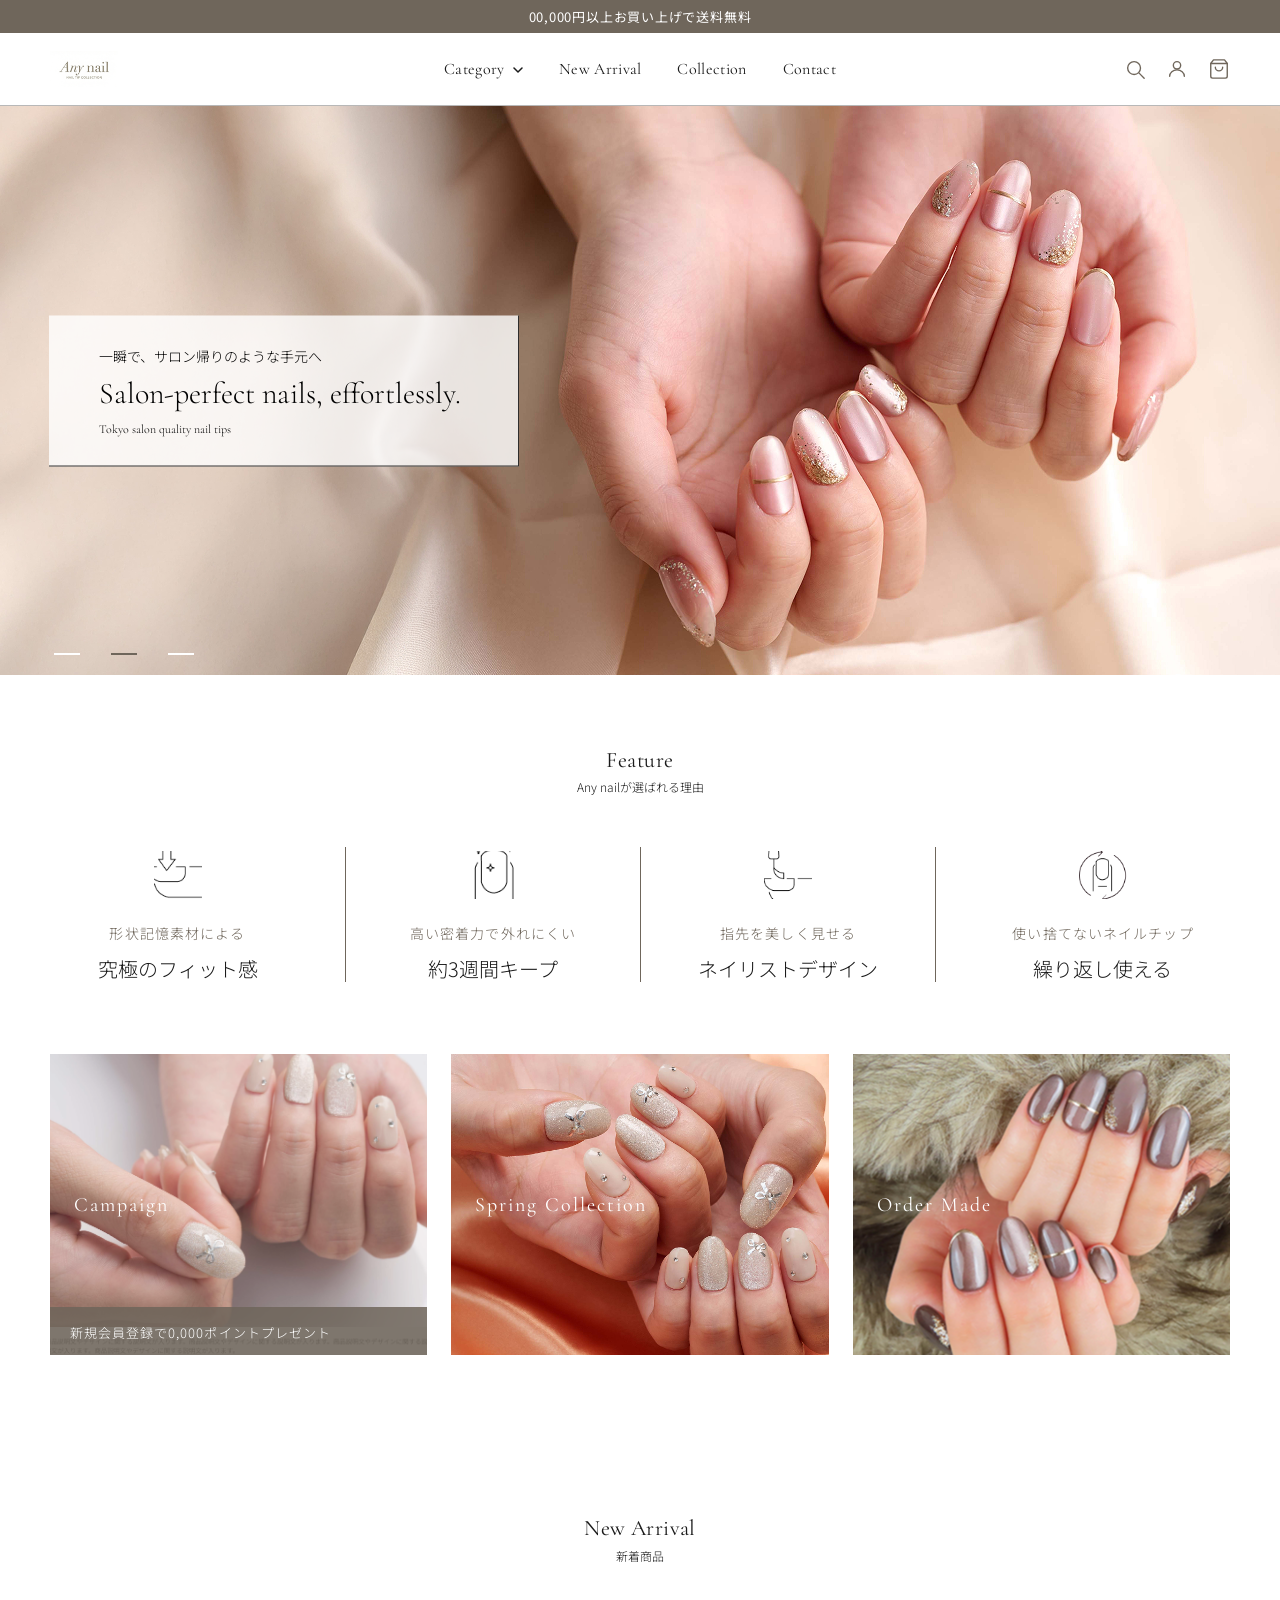
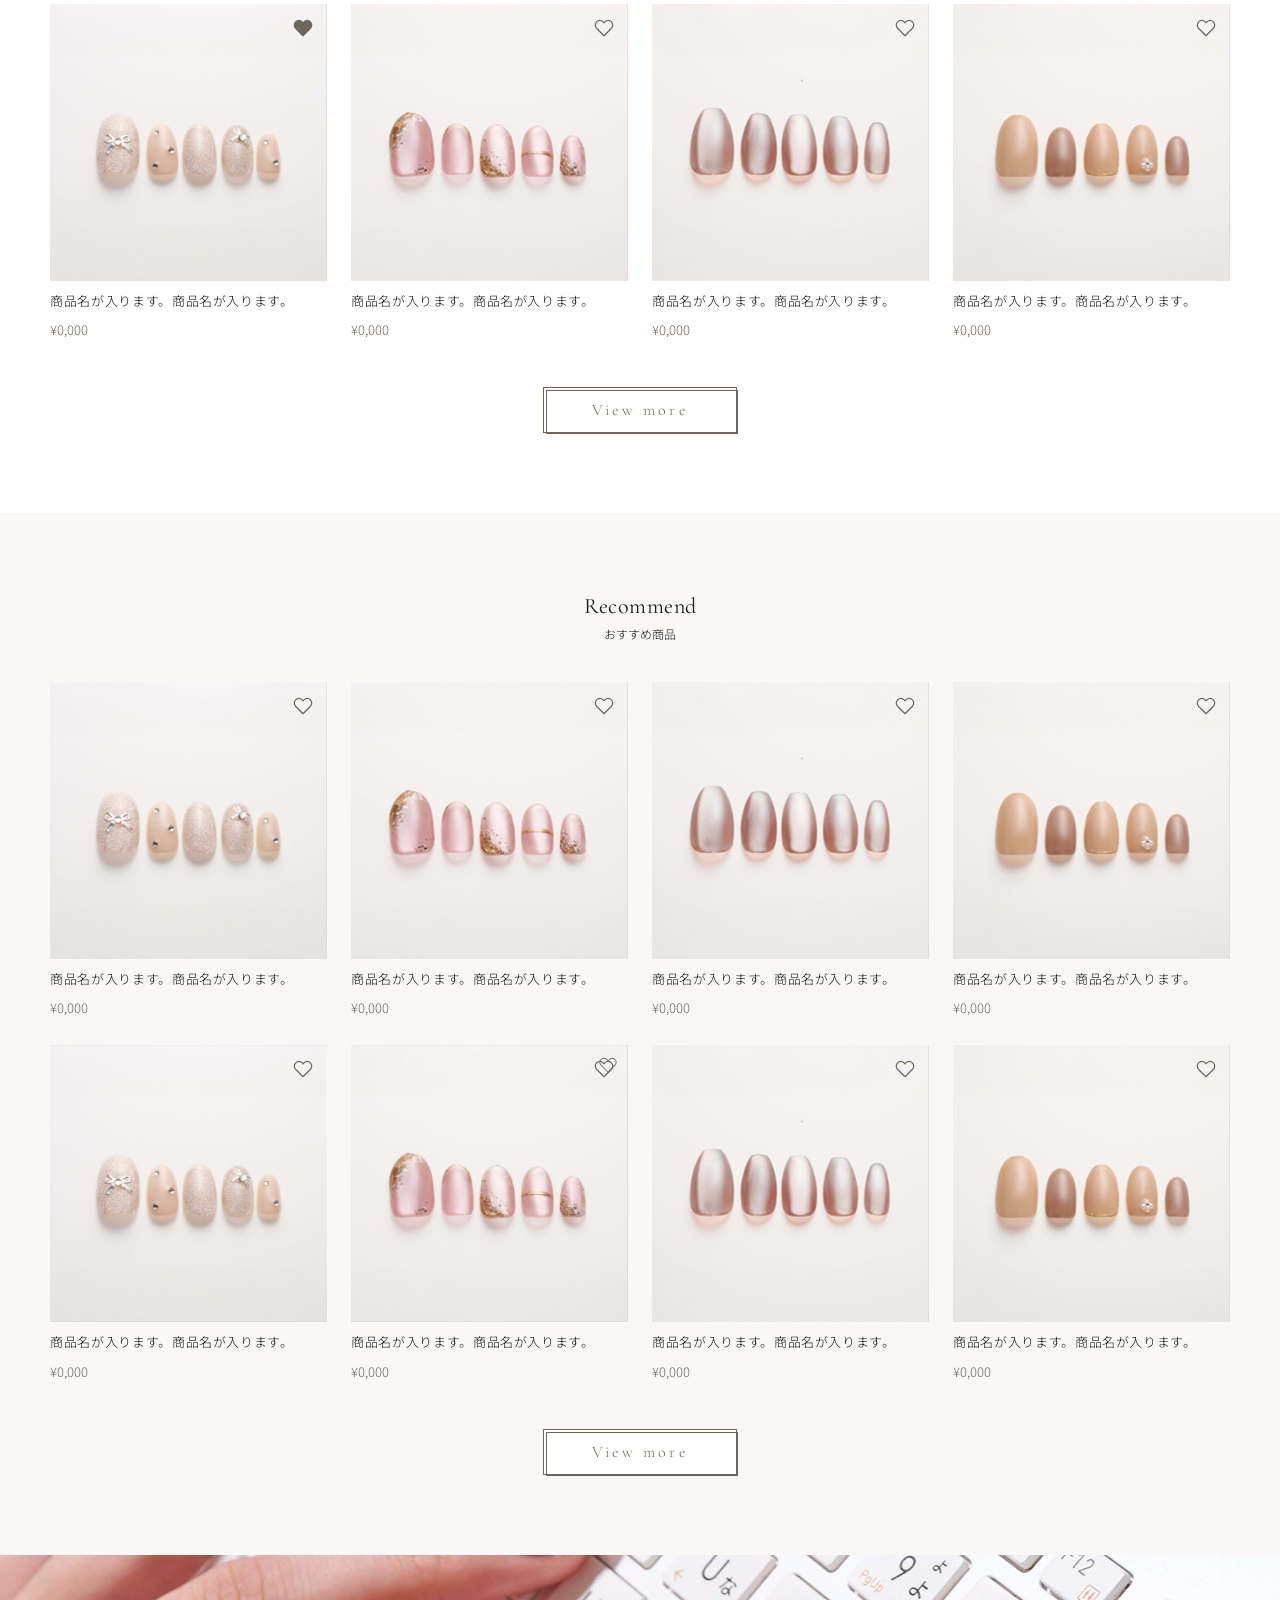
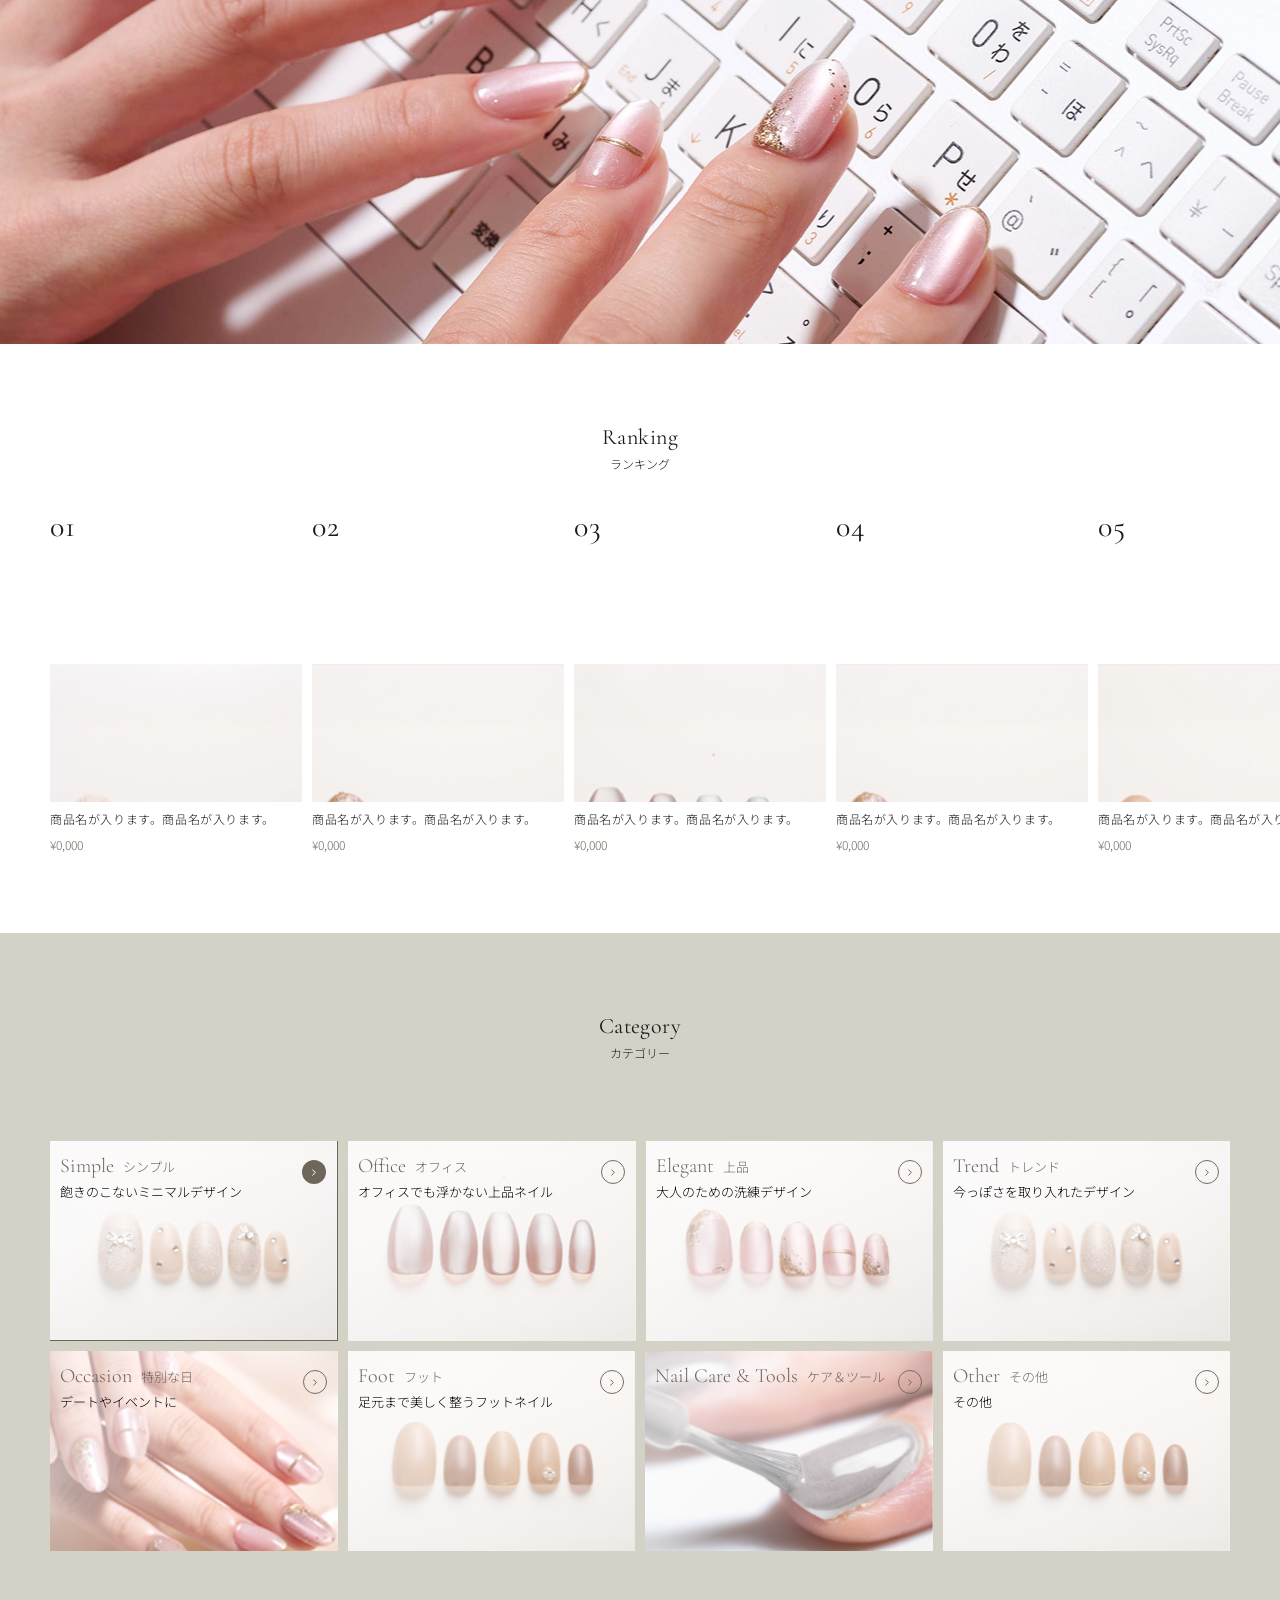
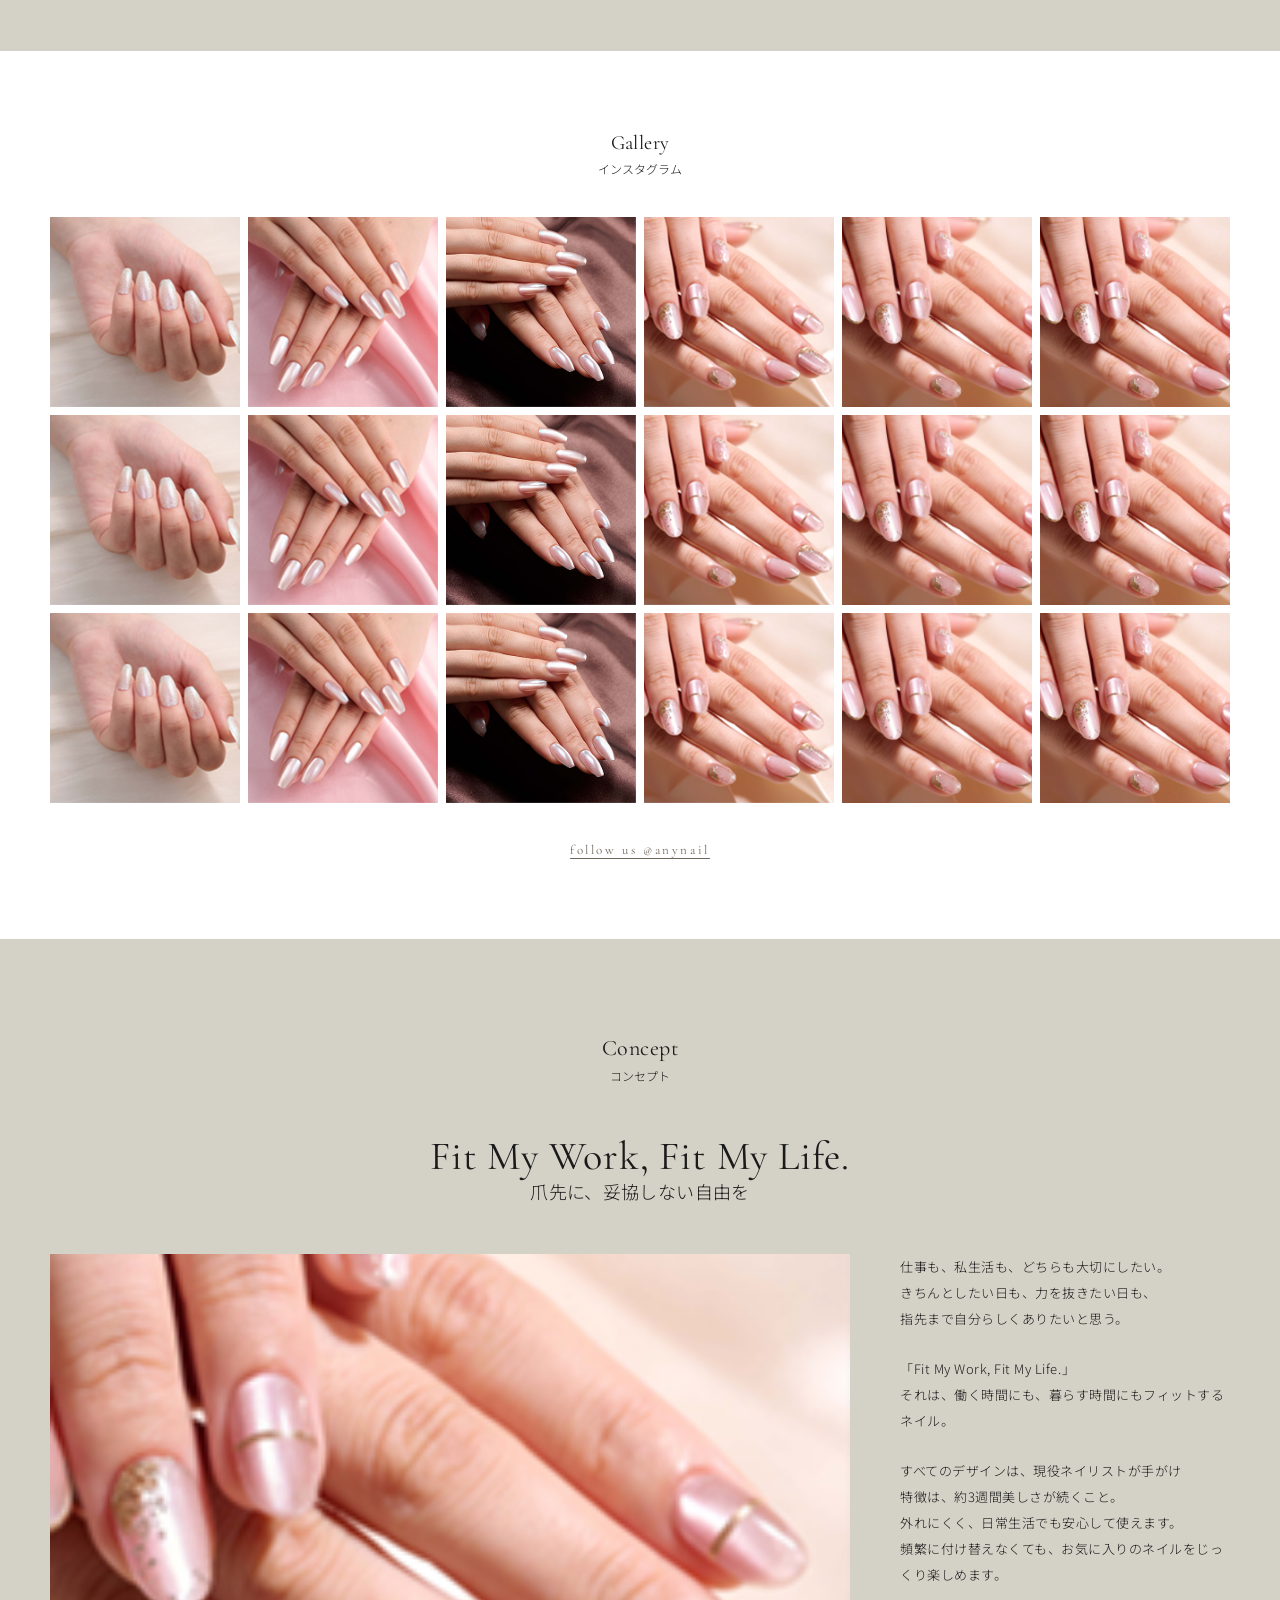
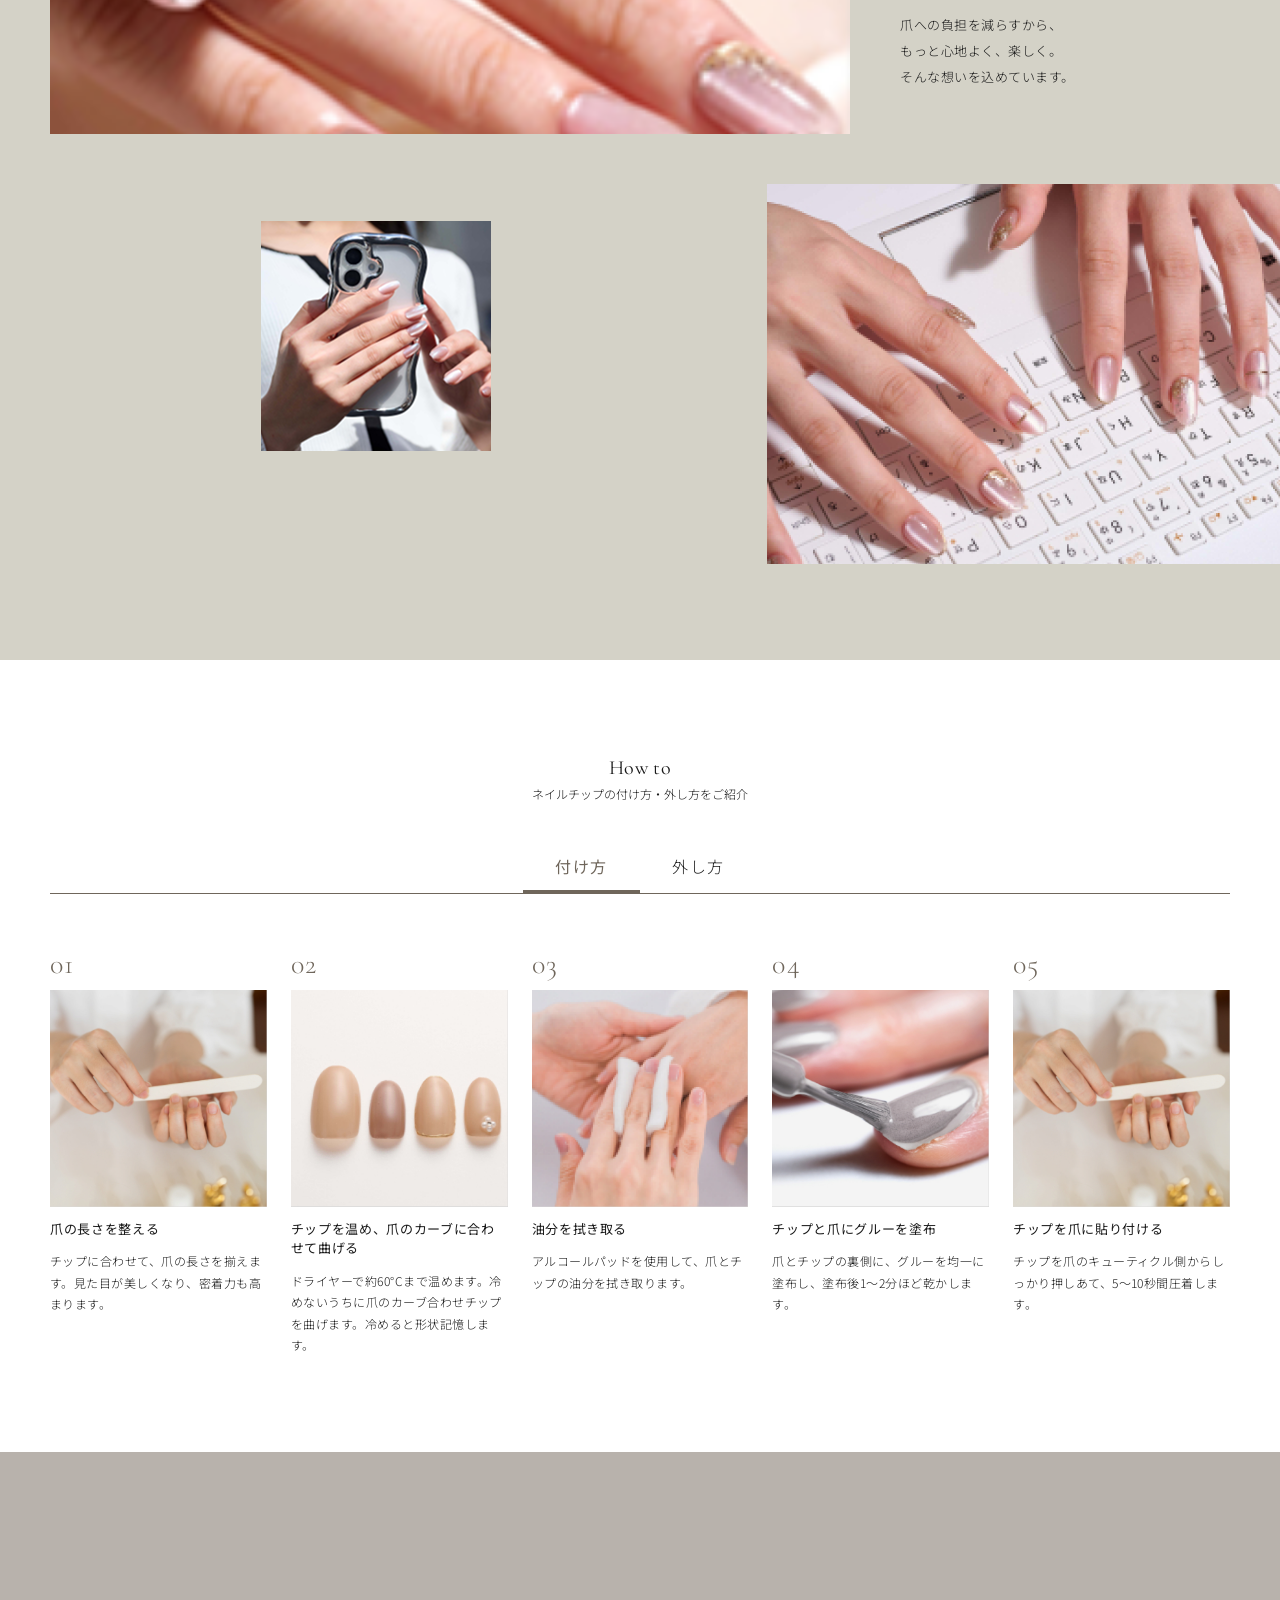
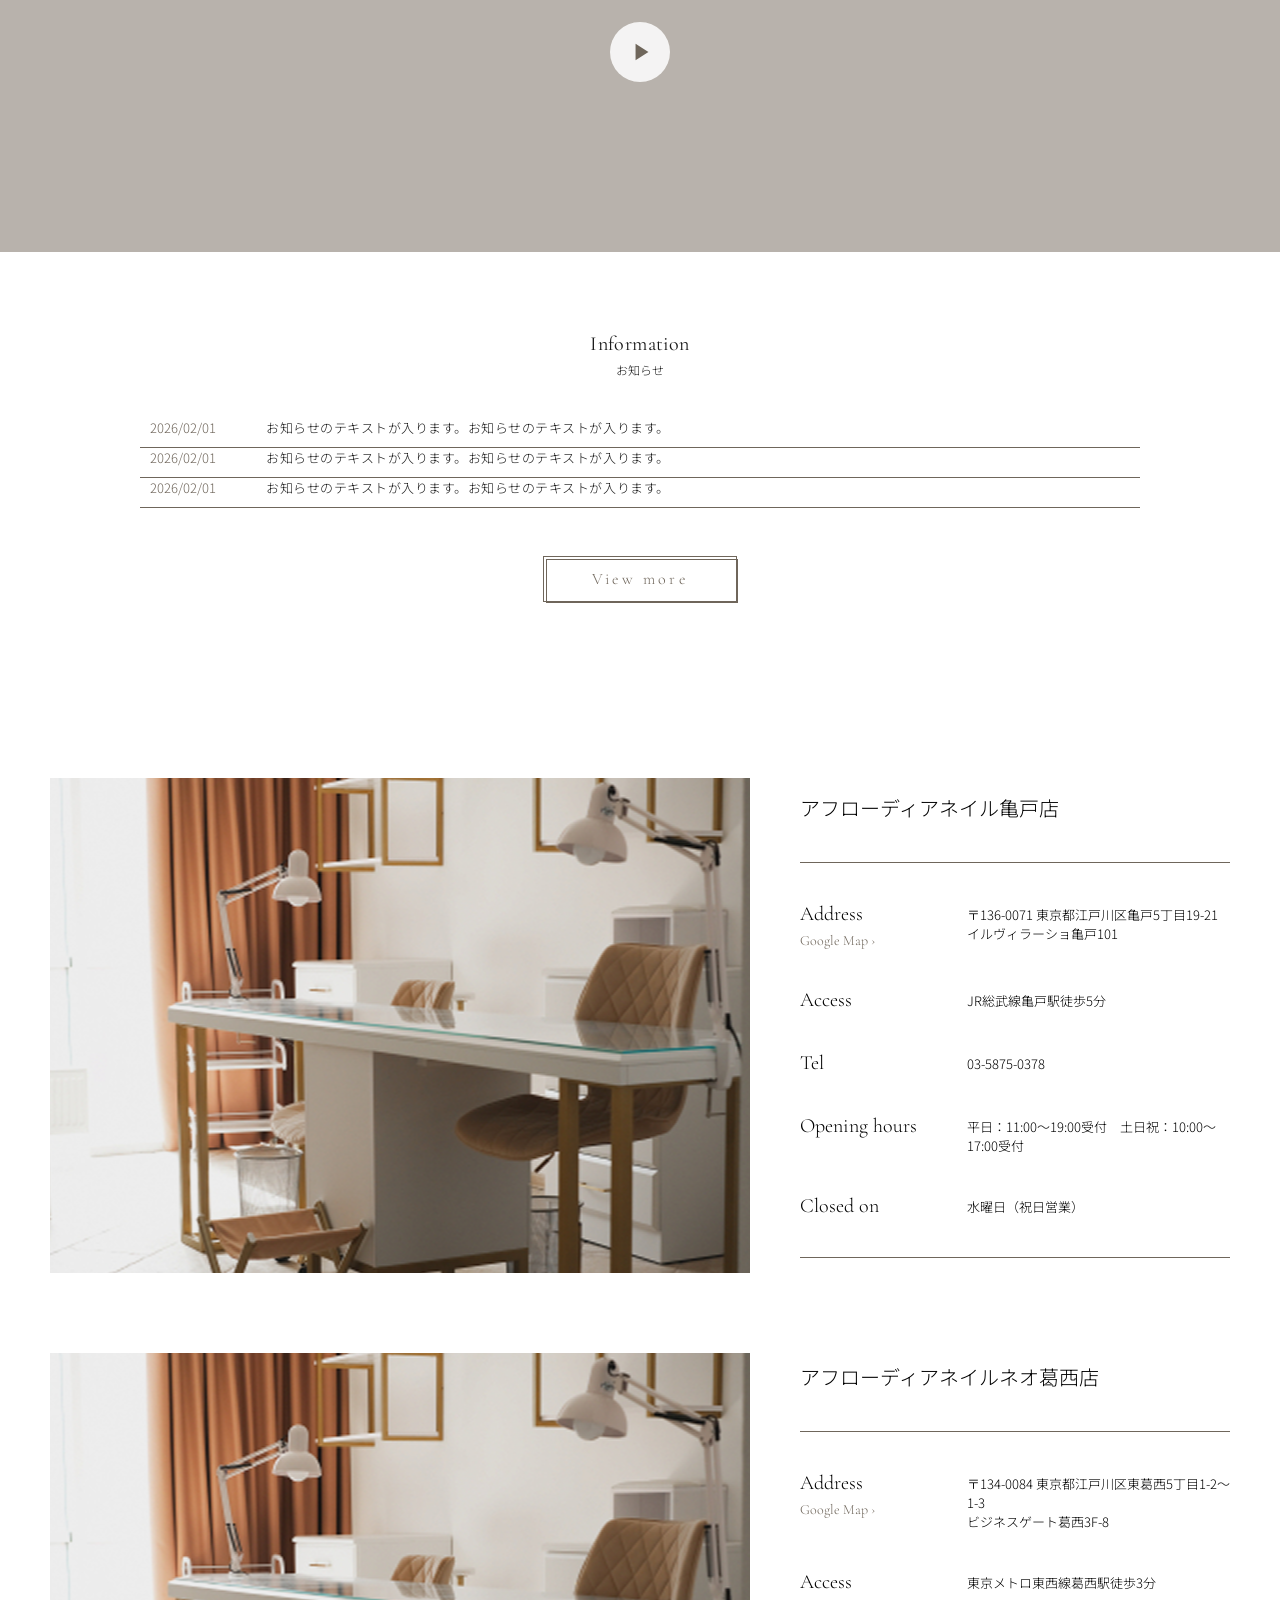
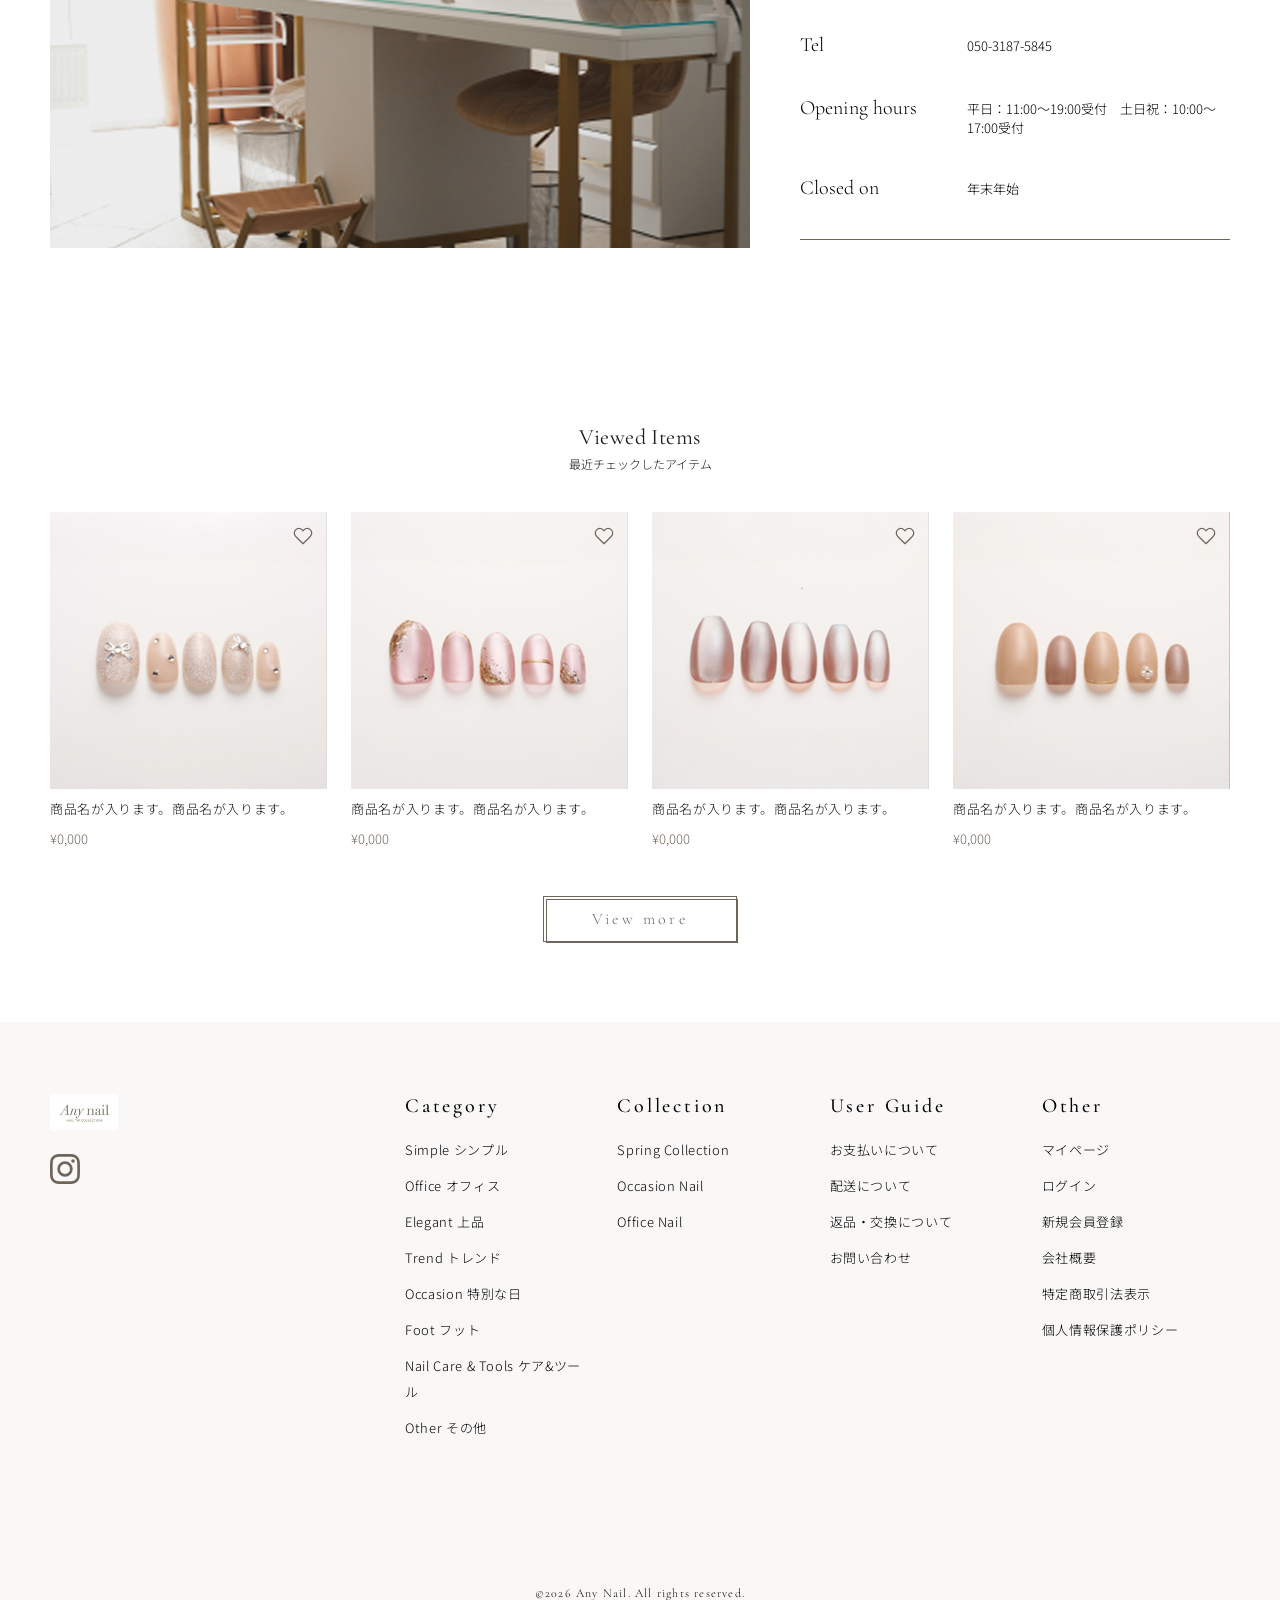
<file: index.html>
<!DOCTYPE html>
<html lang="ja">
<head>
  <meta charset="UTF-8" />
  <meta name="viewport" content="width=device-width, initial-scale=1.0" />
  <title>Any Nail - ネイルチップブランド</title>
  <link rel="stylesheet" href="https://cdn.jsdelivr.net/npm/swiper@11/swiper-bundle.min.css" />
  <link rel="stylesheet" href="style.css" />
</head>
<body>

  <!-- ============================================================
       ANNOUNCEMENT BAR
  ============================================================ -->
  <div class="announcement-bar">
    <span>00,000円以上お買い上げで送料無料</span>
  </div>

  <!-- ============================================================
       HEADER
  ============================================================ -->
  <header class="site-header">
    <div class="site-header__inner">

      <a href="index.html" class="site-header__logo">
        <picture>
          <source srcset="images/top/1 - Logo 1.webp" type="image/webp">
          <img src="images/top/1- Logo 1.png" alt="Any nail" class="site-header__logo-img">
        </picture>
      </a>

      <nav class="site-header__nav">
        <div class="nav-item nav-item--mega" data-mega="category">
          <a href="#" class="nav-item__link nav-item__link--has-chevron">Category <svg class="nav-item__chevron" viewBox="0 0 10 6" width="10" height="6" fill="none" stroke="currentColor" stroke-width="1.5" stroke-linecap="round" stroke-linejoin="round"><polyline points="1,1 5,5 9,1"/></svg></a>
          <ul class="nav-item__sub">
            <li><a href="#">ハンドネイルチップ</a></li>
            <li><a href="#">フットネイルチップ</a></li>
            <li><a href="#">オーダーメイド</a></li>
            <li><a href="#">ケア用品</a></li>
            <li><a href="#">その他</a></li>
          </ul>
        </div>
        <a href="#">New Arrival</a>
        <a href="#">Collection</a>
        <a href="#">Contact</a>
      </nav>

      <button class="nav-hamburger" aria-label="メニューを開く" aria-expanded="false">
        <span></span>
        <span></span>
        <span></span>
      </button>

      <div class="site-header__icons">
        <a href="#" class="site-header__icon" aria-label="検索">
          <svg viewBox="0 0 24 24" fill="none" stroke="currentColor" stroke-width="1.5" stroke-linecap="round" stroke-linejoin="round">
            <circle cx="11" cy="11" r="7"/>
            <line x1="16.5" y1="16.5" x2="22" y2="22"/>
          </svg>
        </a>
        <a href="#" class="site-header__icon" aria-label="アカウント">
          <svg viewBox="0 0 24 24" fill="none" stroke="currentColor" stroke-width="1.5" stroke-linecap="round" stroke-linejoin="round">
            <circle cx="12" cy="8" r="4"/>
            <path d="M4 20c0-4 3.6-7 8-7s8 3 8 7"/>
          </svg>
        </a>
        <a href="#" class="site-header__icon" aria-label="カート">
          <svg viewBox="0 0 24 24" fill="none" stroke="currentColor" stroke-width="1.5" stroke-linecap="round" stroke-linejoin="round">
            <path d="M6 2L3 6v14a2 2 0 002 2h14a2 2 0 002-2V6l-3-4z"/>
            <line x1="3" y1="6" x2="21" y2="6"/>
            <path d="M16 10a4 4 0 01-8 0"/>
          </svg>
        </a>
      </div>

    </div>

    <!-- Mega Menu: Category -->
    <div class="mega-menu" id="mega-category">
      <div class="mega-menu__inner">
        <a href="#" class="mega-menu__card">
          <div class="mega-menu__card-image" style="background-image: url('images/top/26 Ranking 1.png'); background-size: cover; background-position: center;"></div>
          <span class="mega-menu__card-label">ハンドネイルチップ</span>
        </a>
        <a href="#" class="mega-menu__card">
          <div class="mega-menu__card-image" style="background-image: url('images/top/28 Ranking 4.png'); background-size: cover; background-position: center;"></div>
          <span class="mega-menu__card-label">フットネイルチップ</span>
        </a>
        <a href="#" class="mega-menu__card">
          <div class="mega-menu__card-image" style="background-image: url('images/top/29 Ranking 4.png'); background-size: cover; background-position: center;"></div>
          <span class="mega-menu__card-label">オーダーメイド</span>
        </a>
        <a href="#" class="mega-menu__card">
          <div class="mega-menu__card-image" style="background-image: url('images/top/30 Ranking 5.png'); background-size: cover; background-position: center;"></div>
          <span class="mega-menu__card-label">ケア用品</span>
        </a>
        <a href="#" class="mega-menu__card">
          <div class="mega-menu__card-image" style="background-image: url('images/top/26 Ranking 1.png'); background-size: cover; background-position: center;"></div>
          <span class="mega-menu__card-label">セット商品</span>
        </a>
      </div>
    </div>


  </header>

  <main>

    <!-- ============================================================
         HERO CAROUSEL
    ============================================================ -->
    <section class="hero swiper" aria-label="メインビジュアル">
      <div class="swiper-wrapper">
        <div class="swiper-slide hero__slide" style="background-image: url('images/top/2 - carousel 1.png');">
          <div class="hero__text">
            <span class="hero__jp">一瞬で、サロン帰りのような手元へ</span>
            <span class="hero__en">Salon-perfect nails, effortlessly.</span>
            <span class="hero__sub">Tokyo salon quality nail tips</span>
          </div>
        </div>
        <div class="swiper-slide hero__slide" style="background-image: url('images/top/3 - carousel 2.png');">
          <div class="hero__text">
            <span class="hero__jp">一瞬で、サロン帰りのような手元へ</span>
            <span class="hero__en">Salon-perfect nails, effortlessly.</span>
            <span class="hero__sub">Tokyo salon quality nail tips</span>
          </div>
        </div>
        <div class="swiper-slide hero__slide" style="background-image: url('images/top/4 - carousel 3.png');">
          <div class="hero__text">
            <span class="hero__jp">一瞬で、サロン帰りのような手元へ</span>
            <span class="hero__en">Salon-perfect nails, effortlessly.</span>
            <span class="hero__sub">Tokyo salon quality nail tips</span>
          </div>
        </div>
      </div>
      <div class="swiper-pagination hero__indicators"></div>
    </section>

    <!-- ============================================================
         FEATURE
    ============================================================ -->
    <section class="feature">
      <div class="feature__inner">
        <div class="section-heading feature__heading">
          <span class="section-heading__en">Feature</span>
          <span class="section-heading__jp">Any nailが選ばれる理由</span>
        </div>
        <div class="feature__grid">

          <div class="feature__item">
            <div class="feature__icon">
              <img src="images/top/5 - Feature 1.png" alt="">
            </div>
            <div class="feature__text">
              <p class="feature__sub">形状記憶素材による</p>
              <p class="feature__main">究極のフィット感</p>
            </div>
          </div>

          <div class="feature__item">
            <div class="feature__icon">
              <img src="images/top/6 - Feature 2.png" alt="">
            </div>
            <div class="feature__text">
              <p class="feature__sub">高い密着力で外れにくい</p>
              <p class="feature__main">約3週間キープ</p>
            </div>
          </div>

          <div class="feature__item">
            <div class="feature__icon">
              <img src="images/top/7 - Feature 3.png" alt="">
            </div>
            <div class="feature__text">
              <p class="feature__sub">指先を美しく見せる</p>
              <p class="feature__main">ネイリストデザイン</p>
            </div>
          </div>

          <div class="feature__item">
            <div class="feature__icon">
              <img src="images/top/8 - Feature 4.png" alt="">
            </div>
            <div class="feature__text">
              <p class="feature__sub">使い捨てないネイルチップ</p>
              <p class="feature__main">繰り返し使える</p>
            </div>
          </div>

        </div>
      </div>
    </section>

    <!-- ============================================================
         CAMPAIGN
    ============================================================ -->
    <section class="campaign">
      <div class="campaign__inner">
        <div class="campaign__grid">

          <a href="#" class="campaign-card" style="background-image: url('images/top/9 - campaign.png'); background-size: cover; background-position: center;">
            <div class="campaign-card__text">
              <span class="campaign-card__en">Campaign</span>
            </div>
            <div class="campaign-card__bar">
              <span class="campaign-card__bar-text">新規会員登録で0,000ポイントプレゼント</span>
            </div>
          </a>

          <a href="#" class="campaign-card" style="background-image: url('images/top/10 - spring collection.png'); background-size: cover; background-position: center;">
            <div class="campaign-card__text">
              <span class="campaign-card__en">Spring Collection</span>
            </div>
          </a>

          <a href="#" class="campaign-card" style="background-image: url('images/top/11 - order made.png'); background-size: cover; background-position: center;">
            <div class="campaign-card__text">
              <span class="campaign-card__en">Order Made</span>
            </div>
          </a>

        </div>
      </div>
    </section>

    <!-- ============================================================
         NEW ARRIVAL
    ============================================================ -->
    <section class="products-section">
      <div class="products-section__inner">

        <div class="section-heading">
          <span class="section-heading__en">New Arrival</span>
          <span class="section-heading__jp">新着商品</span>
        </div>

        <div class="products-grid">

          <!-- Card 1 (heart filled) -->
          <a href="product.html" class="product-card">
            <div class="product-card__image-wrap">
              <img src="images/top/12 - New Arrival 1.png" alt="" loading="lazy">
              <button class="product-card__heart" aria-label="お気に入りに追加">
                <svg viewBox="0 0 24 24" fill="#6F665B" stroke="#6F665B" stroke-width="1.5" stroke-linecap="round" stroke-linejoin="round">
                  <path d="M20.84 4.61a5.5 5.5 0 00-7.78 0L12 5.67l-1.06-1.06a5.5 5.5 0 00-7.78 7.78l1.06 1.06L12 21.23l7.78-7.78 1.06-1.06a5.5 5.5 0 000-7.78z"/>
                </svg>
              </button>
            </div>
            <p class="product-card__name">商品名が入ります。商品名が入ります。</p>
            <p class="product-card__price">¥0,000</p>
          </a>

          <!-- Card 2 -->
          <a href="product.html" class="product-card">
            <div class="product-card__image-wrap">
              <img src="images/top/13 - New Arrival 2.png" alt="" loading="lazy">
              <button class="product-card__heart" aria-label="お気に入りに追加">
                <svg viewBox="0 0 24 24" fill="none" stroke="#6F665B" stroke-width="1.5" stroke-linecap="round" stroke-linejoin="round">
                  <path d="M20.84 4.61a5.5 5.5 0 00-7.78 0L12 5.67l-1.06-1.06a5.5 5.5 0 00-7.78 7.78l1.06 1.06L12 21.23l7.78-7.78 1.06-1.06a5.5 5.5 0 000-7.78z"/>
                </svg>
              </button>
            </div>
            <p class="product-card__name">商品名が入ります。商品名が入ります。</p>
            <p class="product-card__price">¥0,000</p>
          </a>

          <!-- Card 3 -->
          <a href="product.html" class="product-card">
            <div class="product-card__image-wrap">
              <img src="images/top/14 - New Arrival 3.png" alt="" loading="lazy">
              <button class="product-card__heart" aria-label="お気に入りに追加">
                <svg viewBox="0 0 24 24" fill="none" stroke="#6F665B" stroke-width="1.5" stroke-linecap="round" stroke-linejoin="round">
                  <path d="M20.84 4.61a5.5 5.5 0 00-7.78 0L12 5.67l-1.06-1.06a5.5 5.5 0 00-7.78 7.78l1.06 1.06L12 21.23l7.78-7.78 1.06-1.06a5.5 5.5 0 000-7.78z"/>
                </svg>
              </button>
            </div>
            <p class="product-card__name">商品名が入ります。商品名が入ります。</p>
            <p class="product-card__price">¥0,000</p>
          </a>

          <!-- Card 4 -->
          <a href="product.html" class="product-card">
            <div class="product-card__image-wrap">
              <img src="images/top/15 New Arrival 4.png" alt="" loading="lazy">
              <button class="product-card__heart" aria-label="お気に入りに追加">
                <svg viewBox="0 0 24 24" fill="none" stroke="#6F665B" stroke-width="1.5" stroke-linecap="round" stroke-linejoin="round">
                  <path d="M20.84 4.61a5.5 5.5 0 00-7.78 0L12 5.67l-1.06-1.06a5.5 5.5 0 00-7.78 7.78l1.06 1.06L12 21.23l7.78-7.78 1.06-1.06a5.5 5.5 0 000-7.78z"/>
                </svg>
              </button>
            </div>
            <p class="product-card__name">商品名が入ります。商品名が入ります。</p>
            <p class="product-card__price">¥0,000</p>
          </a>

        </div>

        <div class="btn-view-more-wrap">
          <a href="#" class="btn-view-more">View more</a>
        </div>

      </div>
    </section>

    <!-- ============================================================
         RECOMMEND
    ============================================================ -->
    <section class="products-section products-section--cream">
      <div class="products-section__inner">

        <div class="section-heading">
          <span class="section-heading__en">Recommend</span>
          <span class="section-heading__jp">おすすめ商品</span>
        </div>

        <div class="products-grid">

          <a href="product.html" class="product-card">
            <div class="product-card__image-wrap">
              <img src="images/top/16 - Recommended 1.png" alt="" loading="lazy">
              <button class="product-card__heart" aria-label="お気に入りに追加">
                <svg viewBox="0 0 24 24" fill="none" stroke="#6F665B" stroke-width="1.5" stroke-linecap="round" stroke-linejoin="round">
                  <path d="M20.84 4.61a5.5 5.5 0 00-7.78 0L12 5.67l-1.06-1.06a5.5 5.5 0 00-7.78 7.78l1.06 1.06L12 21.23l7.78-7.78 1.06-1.06a5.5 5.5 0 000-7.78z"/>
                </svg>
              </button>
            </div>
            <p class="product-card__name">商品名が入ります。商品名が入ります。</p>
            <p class="product-card__price">¥0,000</p>
          </a>

          <a href="product.html" class="product-card">
            <div class="product-card__image-wrap">
              <img src="images/top/17 - Recommended 2.png" alt="" loading="lazy">
              <button class="product-card__heart" aria-label="お気に入りに追加">
                <svg viewBox="0 0 24 24" fill="none" stroke="#6F665B" stroke-width="1.5" stroke-linecap="round" stroke-linejoin="round">
                  <path d="M20.84 4.61a5.5 5.5 0 00-7.78 0L12 5.67l-1.06-1.06a5.5 5.5 0 00-7.78 7.78l1.06 1.06L12 21.23l7.78-7.78 1.06-1.06a5.5 5.5 0 000-7.78z"/>
                </svg>
              </button>
            </div>
            <p class="product-card__name">商品名が入ります。商品名が入ります。</p>
            <p class="product-card__price">¥0,000</p>
          </a>

          <a href="product.html" class="product-card">
            <div class="product-card__image-wrap">
              <img src="images/top/18 - Recommended 3.png" alt="" loading="lazy">
              <button class="product-card__heart" aria-label="お気に入りに追加">
                <svg viewBox="0 0 24 24" fill="none" stroke="#6F665B" stroke-width="1.5" stroke-linecap="round" stroke-linejoin="round">
                  <path d="M20.84 4.61a5.5 5.5 0 00-7.78 0L12 5.67l-1.06-1.06a5.5 5.5 0 00-7.78 7.78l1.06 1.06L12 21.23l7.78-7.78 1.06-1.06a5.5 5.5 0 000-7.78z"/>
                </svg>
              </button>
            </div>
            <p class="product-card__name">商品名が入ります。商品名が入ります。</p>
            <p class="product-card__price">¥0,000</p>
          </a>

          <a href="product.html" class="product-card">
            <div class="product-card__image-wrap">
              <img src="images/top/19 Recommended 4.png" alt="" loading="lazy">
              <button class="product-card__heart" aria-label="お気に入りに追加">
                <svg viewBox="0 0 24 24" fill="none" stroke="#6F665B" stroke-width="1.5" stroke-linecap="round" stroke-linejoin="round">
                  <path d="M20.84 4.61a5.5 5.5 0 00-7.78 0L12 5.67l-1.06-1.06a5.5 5.5 0 00-7.78 7.78l1.06 1.06L12 21.23l7.78-7.78 1.06-1.06a5.5 5.5 0 000-7.78z"/>
                </svg>
              </button>
            </div>
            <p class="product-card__name">商品名が入ります。商品名が入ります。</p>
            <p class="product-card__price">¥0,000</p>
          </a>

          <!-- Row 2 -->
          <a href="product.html" class="product-card">
            <div class="product-card__image-wrap">
              <img src="images/top/20 Recommended 5.png" alt="" loading="lazy">
              <button class="product-card__heart" aria-label="お気に入りに追加">
                <svg viewBox="0 0 24 24" fill="none" stroke="#6F665B" stroke-width="1.5" stroke-linecap="round" stroke-linejoin="round">
                  <path d="M20.84 4.61a5.5 5.5 0 00-7.78 0L12 5.67l-1.06-1.06a5.5 5.5 0 00-7.78 7.78l1.06 1.06L12 21.23l7.78-7.78 1.06-1.06a5.5 5.5 0 000-7.78z"/>
                </svg>
              </button>
            </div>
            <p class="product-card__name">商品名が入ります。商品名が入ります。</p>
            <p class="product-card__price">¥0,000</p>
          </a>

          <a href="product.html" class="product-card">
            <div class="product-card__image-wrap">
              <img src="images/top/21 Recommended 6.png" alt="" loading="lazy">
              <button class="product-card__heart" aria-label="お気に入りに追加">
                <svg viewBox="0 0 24 24" fill="none" stroke="#6F665B" stroke-width="1.5" stroke-linecap="round" stroke-linejoin="round">
                  <path d="M20.84 4.61a5.5 5.5 0 00-7.78 0L12 5.67l-1.06-1.06a5.5 5.5 0 00-7.78 7.78l1.06 1.06L12 21.23l7.78-7.78 1.06-1.06a5.5 5.5 0 000-7.78z"/>
                </svg>
              </button>
            </div>
            <p class="product-card__name">商品名が入ります。商品名が入ります。</p>
            <p class="product-card__price">¥0,000</p>
          </a>

          <a href="product.html" class="product-card">
            <div class="product-card__image-wrap">
              <img src="images/top/23 recommended 7.png" alt="" loading="lazy">
              <button class="product-card__heart" aria-label="お気に入りに追加">
                <svg viewBox="0 0 24 24" fill="none" stroke="#6F665B" stroke-width="1.5" stroke-linecap="round" stroke-linejoin="round">
                  <path d="M20.84 4.61a5.5 5.5 0 00-7.78 0L12 5.67l-1.06-1.06a5.5 5.5 0 00-7.78 7.78l1.06 1.06L12 21.23l7.78-7.78 1.06-1.06a5.5 5.5 0 000-7.78z"/>
                </svg>
              </button>
            </div>
            <p class="product-card__name">商品名が入ります。商品名が入ります。</p>
            <p class="product-card__price">¥0,000</p>
          </a>

          <a href="product.html" class="product-card">
            <div class="product-card__image-wrap">
              <img src="images/top/24 recommended 8.png" alt="" loading="lazy">
              <button class="product-card__heart" aria-label="お気に入りに追加">
                <svg viewBox="0 0 24 24" fill="none" stroke="#6F665B" stroke-width="1.5" stroke-linecap="round" stroke-linejoin="round">
                  <path d="M20.84 4.61a5.5 5.5 0 00-7.78 0L12 5.67l-1.06-1.06a5.5 5.5 0 00-7.78 7.78l1.06 1.06L12 21.23l7.78-7.78 1.06-1.06a5.5 5.5 0 000-7.78z"/>
                </svg>
              </button>
            </div>
            <p class="product-card__name">商品名が入ります。商品名が入ります。</p>
            <p class="product-card__price">¥0,000</p>
          </a>

        </div>

        <div class="btn-view-more-wrap">
          <a href="#" class="btn-view-more">View more</a>
        </div>

      </div>
    </section>

    <!-- ============================================================
         BANNER 2
    ============================================================ -->
    <div class="banner" role="img" aria-label="バナー" style="background-image: url('images/top/25 Banner.png'); background-size: cover; background-position: center;"></div>

    <!-- ============================================================
         RANKING
    ============================================================ -->
    <section class="ranking">
      <div class="ranking__inner">

        <div class="section-heading">
          <span class="section-heading__en">Ranking</span>
          <span class="section-heading__jp">ランキング</span>
        </div>

        <div class="ranking__grid">

          <a href="product.html" class="ranking-item">
            <span class="ranking-item__number">01</span>
            <div class="ranking-item__image"><div class="ranking-item__image-inner" style="background-image: url('images/top/26 Ranking 1.png'); background-size: cover; background-position: center;"></div></div>
            <p class="ranking-item__name">商品名が入ります。商品名が入ります。</p>
            <p class="ranking-item__price">¥0,000</p>
          </a>

          <a href="product.html" class="ranking-item">
            <span class="ranking-item__number">02</span>
            <div class="ranking-item__image"><div class="ranking-item__image-inner" style="background-image: url('images/top/29 Ranking 4.png'); background-size: cover; background-position: center;"></div></div>
            <p class="ranking-item__name">商品名が入ります。商品名が入ります。</p>
            <p class="ranking-item__price">¥0,000</p>
          </a>

          <a href="product.html" class="ranking-item">
            <span class="ranking-item__number">03</span>
            <div class="ranking-item__image"><div class="ranking-item__image-inner" style="background-image: url('images/top/28 Ranking 4.png'); background-size: cover; background-position: center;"></div></div>
            <p class="ranking-item__name">商品名が入ります。商品名が入ります。</p>
            <p class="ranking-item__price">¥0,000</p>
          </a>

          <a href="product.html" class="ranking-item">
            <span class="ranking-item__number">04</span>
            <div class="ranking-item__image"><div class="ranking-item__image-inner" style="background-image: url('images/top/29 Ranking 4.png'); background-size: cover; background-position: center;"></div></div>
            <p class="ranking-item__name">商品名が入ります。商品名が入ります。</p>
            <p class="ranking-item__price">¥0,000</p>
          </a>

          <a href="product.html" class="ranking-item">
            <span class="ranking-item__number">05</span>
            <div class="ranking-item__image"><div class="ranking-item__image-inner" style="background-image: url('images/top/30 Ranking 5.png'); background-size: cover; background-position: center;"></div></div>
            <p class="ranking-item__name">商品名が入ります。商品名が入ります。</p>
            <p class="ranking-item__price">¥0,000</p>
          </a>

        </div>
      </div>
    </section>

    <!-- ============================================================
         CATEGORY
    ============================================================ -->
    <section class="category-section">
      <div class="category-section__inner">

        <div class="section-heading">
          <span class="section-heading__en">Category</span>
          <span class="section-heading__jp">カテゴリー</span>
        </div>

        <div class="category-grid">
          <!-- Row 1 -->
          <div class="category-row">
            <a href="#" class="category-card category-card--active" style="background-image: url('images/top/26 Ranking 1.png'); background-size: cover; background-position: center;">
              <div class="category-card__info">
                <span class="category-card__en">Simple <span class="category-card__en-sub">シンプル</span></span>
                <span class="category-card__jp">飽きのこないミニマルデザイン</span>
              </div>
              <span class="category-card__arrow category-card__arrow--filled">
                <svg viewBox="0 0 6 10" width="4" height="7" fill="none"><path d="M1 1l4 4-4 4" stroke="#fff" stroke-width="1.5" stroke-linecap="round" stroke-linejoin="round"/></svg>
              </span>
            </a>
            <a href="#" class="category-card" style="background-image: url('images/top/28 Ranking 4.png'); background-size: cover; background-position: center;">
              <div class="category-card__info">
                <span class="category-card__en">Office <span class="category-card__en-sub">オフィス</span></span>
                <span class="category-card__jp">オフィスでも浮かない上品ネイル</span>
              </div>
              <span class="category-card__arrow">
                <svg viewBox="0 0 6 10" width="4" height="7" fill="none"><path d="M1 1l4 4-4 4" stroke="#6F665B" stroke-width="1.5" stroke-linecap="round" stroke-linejoin="round"/></svg>
              </span>
            </a>
            <a href="#" class="category-card" style="background-image: url('images/top/29 Ranking 4.png'); background-size: cover; background-position: center;">
              <div class="category-card__info">
                <span class="category-card__en">Elegant <span class="category-card__en-sub">上品</span></span>
                <span class="category-card__jp">大人のための洗練デザイン</span>
              </div>
              <span class="category-card__arrow">
                <svg viewBox="0 0 6 10" width="4" height="7" fill="none"><path d="M1 1l4 4-4 4" stroke="#6F665B" stroke-width="1.5" stroke-linecap="round" stroke-linejoin="round"/></svg>
              </span>
            </a>
            <a href="#" class="category-card" style="background-image: url('images/top/16 - Recommended 1.png'); background-size: cover; background-position: center;">
              <div class="category-card__info">
                <span class="category-card__en">Trend <span class="category-card__en-sub">トレンド</span></span>
                <span class="category-card__jp">今っぽさを取り入れたデザイン</span>
              </div>
              <span class="category-card__arrow">
                <svg viewBox="0 0 6 10" width="4" height="7" fill="none"><path d="M1 1l4 4-4 4" stroke="#6F665B" stroke-width="1.5" stroke-linecap="round" stroke-linejoin="round"/></svg>
              </span>
            </a>
          </div>
          <!-- Row 2 -->
          <div class="category-row">
            <a href="#" class="category-card" style="background-image: url('images/top/concept 1.png'); background-size: cover; background-position: center;">
              <div class="category-card__info">
                <span class="category-card__en">Occasion <span class="category-card__en-sub">特別な日</span></span>
                <span class="category-card__jp">デートやイベントに</span>
              </div>
              <span class="category-card__arrow">
                <svg viewBox="0 0 6 10" width="4" height="7" fill="none"><path d="M1 1l4 4-4 4" stroke="#6F665B" stroke-width="1.5" stroke-linecap="round" stroke-linejoin="round"/></svg>
              </span>
            </a>
            <a href="#" class="category-card" style="background-image: url('images/top/30 Ranking 5.png'); background-size: cover; background-position: center;">
              <div class="category-card__info">
                <span class="category-card__en">Foot <span class="category-card__en-sub">フット</span></span>
                <span class="category-card__jp">足元まで美しく整うフットネイル</span>
              </div>
              <span class="category-card__arrow">
                <svg viewBox="0 0 6 10" width="4" height="7" fill="none"><path d="M1 1l4 4-4 4" stroke="#6F665B" stroke-width="1.5" stroke-linecap="round" stroke-linejoin="round"/></svg>
              </span>
            </a>
            <a href="#" class="category-card" style="background-image: url('images/top/how to 4.png'); background-size: cover; background-position: center;">
              <div class="category-card__info">
                <span class="category-card__en">Nail Care &amp; Tools <span class="category-card__en-sub">ケア＆ツール</span></span>
              </div>
              <span class="category-card__arrow">
                <svg viewBox="0 0 6 10" width="4" height="7" fill="none"><path d="M1 1l4 4-4 4" stroke="#6F665B" stroke-width="1.5" stroke-linecap="round" stroke-linejoin="round"/></svg>
              </span>
            </a>
            <a href="#" class="category-card" style="background-image: url('images/top/19 Recommended 4.png'); background-size: cover; background-position: center;">
              <div class="category-card__info">
                <span class="category-card__en">Other <span class="category-card__en-sub">その他</span></span>
                <span class="category-card__jp">その他</span>
              </div>
              <span class="category-card__arrow">
                <svg viewBox="0 0 6 10" width="4" height="7" fill="none"><path d="M1 1l4 4-4 4" stroke="#6F665B" stroke-width="1.5" stroke-linecap="round" stroke-linejoin="round"/></svg>
              </span>
            </a>
          </div>
        </div>

      </div>
    </section>

    <!-- ============================================================
         GALLERY (Instagram)
    ============================================================ -->
    <section class="gallery">
      <div class="gallery__inner">

        <div class="section-heading section-heading--sm">
          <span class="section-heading__en">Gallery</span>
          <span class="section-heading__jp">インスタグラム</span>
        </div>

        <div class="gallery__grid">
          <div class="gallery__item">
            <img src="images/top/gallery 1.png" alt="" loading="lazy">
          </div>
          <div class="gallery__item">
            <img src="images/top/gallery 2.png" alt="" loading="lazy">
          </div>
          <div class="gallery__item">
            <img src="images/top/gallery 3.png" alt="" loading="lazy">
          </div>
          <div class="gallery__item">
            <img src="images/top/gallery 4.png" alt="" loading="lazy">
          </div>
          <div class="gallery__item">
            <img src="images/top/gallery 5.png" alt="" loading="lazy">
          </div>
          <div class="gallery__item">
            <img src="images/top/gallery 7.png" alt="" loading="lazy">
          </div>
          <div class="gallery__item">
            <img src="images/top/gallery 1.png" alt="" loading="lazy">
          </div>
          <div class="gallery__item">
            <img src="images/top/gallery 2.png" alt="" loading="lazy">
          </div>
          <div class="gallery__item">
            <img src="images/top/gallery 3.png" alt="" loading="lazy">
          </div>
          <div class="gallery__item">
            <img src="images/top/gallery 4.png" alt="" loading="lazy">
          </div>
          <div class="gallery__item">
            <img src="images/top/gallery 5.png" alt="" loading="lazy">
          </div>
          <div class="gallery__item">
            <img src="images/top/gallery 7.png" alt="" loading="lazy">
          </div>
          <div class="gallery__item">
            <img src="images/top/gallery 1.png" alt="" loading="lazy">
          </div>
          <div class="gallery__item">
            <img src="images/top/gallery 2.png" alt="" loading="lazy">
          </div>
          <div class="gallery__item">
            <img src="images/top/gallery 3.png" alt="" loading="lazy">
          </div>
          <div class="gallery__item">
            <img src="images/top/gallery 4.png" alt="" loading="lazy">
          </div>
          <div class="gallery__item">
            <img src="images/top/gallery 5.png" alt="" loading="lazy">
          </div>
          <div class="gallery__item">
            <img src="images/top/gallery 7.png" alt="" loading="lazy">
          </div>
        </div>

        <div class="gallery__follow">
          <a href="#">follow us @anynail</a>
        </div>

      </div>
    </section>

    <!-- ============================================================
         CONCEPT
    ============================================================ -->
    <section class="concept">
      <div class="concept__inner">

        <div class="section-heading">
          <span class="section-heading__en">Concept</span>
          <span class="section-heading__jp">コンセプト</span>
        </div>

        <div class="concept__headline">
          <h2 class="concept__big-heading">Fit My Work, Fit My Life.</h2>
          <p class="concept__subtitle">爪先に、妥協しない自由を</p>
        </div>

        <div class="concept__main-row">
          <div class="concept__images">
            <div class="concept__image-main" style="background-image: url('images/top/concept 1.png'); background-size: cover; background-position: center;"></div>
          </div>

          <div class="concept__text-block">
            <p class="concept__body">仕事も、私生活も、どちらも大切にしたい。<br>きちんとしたい日も、力を抜きたい日も、<br>指先まで自分らしくありたいと思う。</p>
            <p class="concept__body">「Fit My Work, Fit My Life.」<br>それは、働く時間にも、暮らす時間にもフィットするネイル。</p>
            <p class="concept__body">すべてのデザインは、現役ネイリストが手がけ<br>特徴は、約3週間美しさが続くこと。<br>外れにくく、日常生活でも安心して使えます。<br>頻繁に付け替えなくても、お気に入りのネイルをじっくり楽しめます。</p>
            <p class="concept__body">爪への負担を減らすから、<br>もっと心地よく、楽しく。<br>そんな想いを込めています。</p>
          </div>
        </div>

        <div class="concept__sub-images">
          <div class="concept__sub-image concept__sub-image--small" style="background-image: url('images/top/concept 2.png'); background-size: cover; background-position: center;"></div>
          <div class="concept__sub-image concept__sub-image--large" style="background-image: url('images/top/concept 3.png'); background-size: cover; background-position: center;"></div>
        </div>

      </div>
    </section>

    <!-- ============================================================
         HOW TO
    ============================================================ -->
    <section class="howto">
      <div class="howto__inner">

        <div class="section-heading section-heading--sm">
          <span class="section-heading__en">How to</span>
          <span class="section-heading__jp">ネイルチップの付け方・外し方をご紹介</span>
        </div>

        <!-- Static tabs (CSS :checked trick) -->
        <input type="radio" name="howto-tab" id="tab-tsuke" class="howto__tab-input" checked />
        <input type="radio" name="howto-tab" id="tab-hazushi" class="howto__tab-input" />

        <div class="howto__tabs">
          <label for="tab-tsuke" class="howto__tab-label">付け方</label>
          <label for="tab-hazushi" class="howto__tab-label">外し方</label>
        </div>

        <div class="howto__steps">

          <div class="howto__step">
            <span class="howto__step-num">01</span>
            <div class="howto__step-image">
            <img src="images/top/how to 1.png" alt="" loading="lazy">
          </div>
            <p class="howto__step-title">爪の長さを整える</p>
            <p class="howto__step-text">チップに合わせて、爪の長さを揃えます。見た目が美しくなり、密着力も高まります。</p>
          </div>

          <div class="howto__step">
            <span class="howto__step-num">02</span>
            <div class="howto__step-image">
            <img src="images/top/how to 2.png" alt="" loading="lazy">
          </div>
            <p class="howto__step-title">チップを温め、爪のカーブに合わせて曲げる</p>
            <p class="howto__step-text">ドライヤーで約60°Cまで温めます。冷めないうちに爪のカーブ合わせチップを曲げます。冷めると形状記憶します。</p>
          </div>

          <div class="howto__step">
            <span class="howto__step-num">03</span>
            <div class="howto__step-image">
            <img src="images/top/how to 3.png" alt="" loading="lazy">
          </div>
            <p class="howto__step-title">油分を拭き取る</p>
            <p class="howto__step-text">アルコールパッドを使用して、爪とチップの油分を拭き取ります。</p>
          </div>

          <div class="howto__step">
            <span class="howto__step-num">04</span>
            <div class="howto__step-image">
            <img src="images/top/how to 4.png" alt="" loading="lazy">
          </div>
            <p class="howto__step-title">チップと爪にグルーを塗布</p>
            <p class="howto__step-text">爪とチップの裏側に、グルーを均一に塗布し、塗布後1〜2分ほど乾かします。</p>
          </div>

          <div class="howto__step">
            <span class="howto__step-num">05</span>
            <div class="howto__step-image">
            <img src="images/top/how to 1.png" alt="" loading="lazy">
          </div>
            <p class="howto__step-title">チップを爪に貼り付ける</p>
            <p class="howto__step-text">チップを爪のキューティクル側からしっかり押しあて、5〜10秒間圧着します。</p>
          </div>

        </div>
      </div>
    </section>

    <!-- ============================================================
         VIDEO
    ============================================================ -->
    <div class="video-section">
      <button class="video-play-btn" aria-label="動画を再生">
        <svg viewBox="0 0 24 24" fill="currentColor">
          <polygon points="5,3 19,12 5,21"/>
        </svg>
      </button>
    </div>

    <!-- ============================================================
         INFORMATION
    ============================================================ -->
    <section class="information">
      <div class="information__inner">

        <div class="section-heading section-heading--sm">
          <span class="section-heading__en">Information</span>
          <span class="section-heading__jp">お知らせ</span>
        </div>

        <ul class="information__list">
          <li class="information__item">
            <time class="information__date" datetime="2026-02-01">2026/02/01</time>
            <span class="information__text">お知らせのテキストが入ります。お知らせのテキストが入ります。</span>
          </li>
          <li class="information__item">
            <time class="information__date" datetime="2026-02-01">2026/02/01</time>
            <span class="information__text">お知らせのテキストが入ります。お知らせのテキストが入ります。</span>
          </li>
          <li class="information__item">
            <time class="information__date" datetime="2026-02-01">2026/02/01</time>
            <span class="information__text">お知らせのテキストが入ります。お知らせのテキストが入ります。</span>
          </li>
        </ul>

        <div class="btn-view-more-wrap">
          <a href="#" class="btn-view-more">View more</a>
        </div>

      </div>
    </section>

    <!-- ============================================================
         SHOP INFO
    ============================================================ -->
    <section class="shop-info-section">

      <div class="shop-info">
        <div class="shop-info__image" style="background-image: url('images/top/information 1.png'); background-size: cover; background-position: center;"></div>
        <div class="shop-info__content">
          <p class="shop-info__name">アフローディアネイル亀戸店</p>
          <div class="shop-info__details">
            <div class="shop-info__row">
              <div class="shop-info__label-wrap">
                <span class="shop-info__label">Address</span>
                <a href="#" class="shop-info__map-link">Google Map ›</a>
              </div>
              <span class="shop-info__value">〒136-0071 東京都江戸川区亀戸5丁目19-21<br>イルヴィラーショ亀戸101</span>
            </div>
            <div class="shop-info__row">
              <div class="shop-info__label-wrap">
                <span class="shop-info__label">Access</span>
              </div>
              <span class="shop-info__value">JR総武線亀戸駅徒歩5分</span>
            </div>
            <div class="shop-info__row">
              <div class="shop-info__label-wrap">
                <span class="shop-info__label">Tel</span>
              </div>
              <span class="shop-info__value">03-5875-0378</span>
            </div>
            <div class="shop-info__row">
              <div class="shop-info__label-wrap">
                <span class="shop-info__label">Opening hours</span>
              </div>
              <span class="shop-info__value">平日：11:00〜19:00受付　土日祝：10:00〜17:00受付</span>
            </div>
            <div class="shop-info__row">
              <div class="shop-info__label-wrap">
                <span class="shop-info__label">Closed on</span>
              </div>
              <span class="shop-info__value">水曜日（祝日営業）</span>
            </div>
          </div>
        </div>
      </div>

      <div class="shop-info">
        <div class="shop-info__image" style="background-image: url('images/top/information 1.png'); background-size: cover; background-position: center;"></div>
        <div class="shop-info__content">
          <p class="shop-info__name">アフローディアネイルネオ葛西店</p>
          <div class="shop-info__details">
            <div class="shop-info__row">
              <div class="shop-info__label-wrap">
                <span class="shop-info__label">Address</span>
                <a href="#" class="shop-info__map-link">Google Map ›</a>
              </div>
              <span class="shop-info__value">〒134-0084 東京都江戸川区東葛西5丁目1-2〜1-3<br>ビジネスゲート葛西3F-8</span>
            </div>
            <div class="shop-info__row">
              <div class="shop-info__label-wrap">
                <span class="shop-info__label">Access</span>
              </div>
              <span class="shop-info__value">東京メトロ東西線葛西駅徒歩3分</span>
            </div>
            <div class="shop-info__row">
              <div class="shop-info__label-wrap">
                <span class="shop-info__label">Tel</span>
              </div>
              <span class="shop-info__value">050-3187-5845</span>
            </div>
            <div class="shop-info__row">
              <div class="shop-info__label-wrap">
                <span class="shop-info__label">Opening hours</span>
              </div>
              <span class="shop-info__value">平日：11:00〜19:00受付　土日祝：10:00〜17:00受付</span>
            </div>
            <div class="shop-info__row">
              <div class="shop-info__label-wrap">
                <span class="shop-info__label">Closed on</span>
              </div>
              <span class="shop-info__value">年末年始</span>
            </div>
          </div>
        </div>
      </div>

    </section>

    <!-- ============================================================
         VIEWED ITEMS
    ============================================================ -->
    <section class="viewed-items">
      <div class="viewed-items__inner">

        <div class="section-heading">
          <span class="section-heading__en">Viewed Items</span>
          <span class="section-heading__jp">最近チェックしたアイテム</span>
        </div>

        <div class="products-grid">

          <a href="product.html" class="product-card">
            <div class="product-card__image-wrap">
              <img src="images/top/viewed items 1.png" alt="" loading="lazy">
              <button class="product-card__heart" aria-label="お気に入りに追加">
                <svg viewBox="0 0 24 24" fill="none" stroke="#6F665B" stroke-width="1.5" stroke-linecap="round" stroke-linejoin="round">
                  <path d="M20.84 4.61a5.5 5.5 0 00-7.78 0L12 5.67l-1.06-1.06a5.5 5.5 0 00-7.78 7.78l1.06 1.06L12 21.23l7.78-7.78 1.06-1.06a5.5 5.5 0 000-7.78z"/>
                </svg>
              </button>
            </div>
            <p class="product-card__name">商品名が入ります。商品名が入ります。</p>
            <p class="product-card__price">¥0,000</p>
          </a>

          <a href="product.html" class="product-card">
            <div class="product-card__image-wrap">
              <img src="images/top/viewed items 2.png" alt="" loading="lazy">
              <button class="product-card__heart" aria-label="お気に入りに追加">
                <svg viewBox="0 0 24 24" fill="none" stroke="#6F665B" stroke-width="1.5" stroke-linecap="round" stroke-linejoin="round">
                  <path d="M20.84 4.61a5.5 5.5 0 00-7.78 0L12 5.67l-1.06-1.06a5.5 5.5 0 00-7.78 7.78l1.06 1.06L12 21.23l7.78-7.78 1.06-1.06a5.5 5.5 0 000-7.78z"/>
                </svg>
              </button>
            </div>
            <p class="product-card__name">商品名が入ります。商品名が入ります。</p>
            <p class="product-card__price">¥0,000</p>
          </a>

          <a href="product.html" class="product-card">
            <div class="product-card__image-wrap">
              <img src="images/top/viewed items 3.png" alt="" loading="lazy">
              <button class="product-card__heart" aria-label="お気に入りに追加">
                <svg viewBox="0 0 24 24" fill="none" stroke="#6F665B" stroke-width="1.5" stroke-linecap="round" stroke-linejoin="round">
                  <path d="M20.84 4.61a5.5 5.5 0 00-7.78 0L12 5.67l-1.06-1.06a5.5 5.5 0 00-7.78 7.78l1.06 1.06L12 21.23l7.78-7.78 1.06-1.06a5.5 5.5 0 000-7.78z"/>
                </svg>
              </button>
            </div>
            <p class="product-card__name">商品名が入ります。商品名が入ります。</p>
            <p class="product-card__price">¥0,000</p>
          </a>

          <a href="product.html" class="product-card">
            <div class="product-card__image-wrap">
              <img src="images/top/viewed items 4.png" alt="" loading="lazy">
              <button class="product-card__heart" aria-label="お気に入りに追加">
                <svg viewBox="0 0 24 24" fill="none" stroke="#6F665B" stroke-width="1.5" stroke-linecap="round" stroke-linejoin="round">
                  <path d="M20.84 4.61a5.5 5.5 0 00-7.78 0L12 5.67l-1.06-1.06a5.5 5.5 0 00-7.78 7.78l1.06 1.06L12 21.23l7.78-7.78 1.06-1.06a5.5 5.5 0 000-7.78z"/>
                </svg>
              </button>
            </div>
            <p class="product-card__name">商品名が入ります。商品名が入ります。</p>
            <p class="product-card__price">¥0,000</p>
          </a>

        </div>

        <div class="btn-view-more-wrap">
          <a href="#" class="btn-view-more">View more</a>
        </div>

      </div>
    </section>

  </main>

  <!-- ============================================================
       FOOTER
  ============================================================ -->
  <footer class="site-footer">
    <div class="site-footer__inner">

      <div class="site-footer__top">
        <div>
          <a href="index.html" class="site-footer__logo">
            <picture>
            <source srcset="images/top/1 - Logo 1.webp" type="image/webp">
            <img src="images/top/1- Logo 1.png" alt="Any nail" class="site-footer__logo-img">
          </picture>
          </a>
          <div class="site-footer__socials">
            <a href="#" class="site-footer__social-icon" aria-label="Instagram">
              <svg viewBox="0 0 24 24" xmlns="http://www.w3.org/2000/svg"><path d="M12 2.163c3.204 0 3.584.012 4.85.07 3.252.148 4.771 1.691 4.919 4.919.058 1.265.069 1.645.069 4.849 0 3.205-.012 3.584-.069 4.849-.149 3.225-1.664 4.771-4.919 4.919-1.266.058-1.644.07-4.85.07-3.204 0-3.584-.012-4.849-.07-3.26-.149-4.771-1.699-4.919-4.92-.058-1.265-.07-1.644-.07-4.849 0-3.204.013-3.583.07-4.849.149-3.227 1.664-4.771 4.919-4.919 1.266-.057 1.645-.069 4.849-.069zM12 0C8.741 0 8.333.014 7.053.072 2.695.272.273 2.69.073 7.052.014 8.333 0 8.741 0 12c0 3.259.014 3.668.072 4.948.2 4.358 2.618 6.78 6.98 6.98C8.333 23.986 8.741 24 12 24c3.259 0 3.668-.014 4.948-.072 4.354-.2 6.782-2.618 6.979-6.98.059-1.28.073-1.689.073-4.948 0-3.259-.014-3.667-.072-4.947-.196-4.354-2.617-6.78-6.979-6.98C15.668.014 15.259 0 12 0zm0 5.838a6.162 6.162 0 100 12.324 6.162 6.162 0 000-12.324zM12 16a4 4 0 110-8 4 4 0 010 8zm6.406-11.845a1.44 1.44 0 100 2.881 1.44 1.44 0 000-2.881z"/></svg>
            </a>
          </div>
        </div>

        <nav class="site-footer__nav-grid">
          <div class="site-footer__nav-col">
            <h3>Category</h3>
            <ul>
              <li><a href="#">Simple シンプル</a></li>
              <li><a href="#">Office オフィス</a></li>
              <li><a href="#">Elegant 上品</a></li>
              <li><a href="#">Trend トレンド</a></li>
              <li><a href="#">Occasion 特別な日</a></li>
              <li><a href="#">Foot フット</a></li>
              <li><a href="#">Nail Care &amp; Tools ケア&amp;ツール</a></li>
              <li><a href="#">Other その他</a></li>
            </ul>
          </div>
          <div class="site-footer__nav-col">
            <h3>Collection</h3>
            <ul>
              <li><a href="#">Spring Collection</a></li>
              <li><a href="#">Occasion Nail</a></li>
              <li><a href="#">Office Nail</a></li>
            </ul>
          </div>
          <div class="site-footer__nav-col">
            <h3>User Guide</h3>
            <ul>
              <li><a href="#">お支払いについて</a></li>
              <li><a href="#">配送について</a></li>
              <li><a href="#">返品・交換について</a></li>
              <li><a href="#">お問い合わせ</a></li>
            </ul>
          </div>
          <div class="site-footer__nav-col">
            <h3>Other</h3>
            <ul>
              <li><a href="#">マイページ</a></li>
              <li><a href="#">ログイン</a></li>
              <li><a href="#" class="site-footer__nav-bold">新規会員登録</a></li>
              <li><a href="#">会社概要</a></li>
              <li><a href="#" class="site-footer__nav-bold">特定商取引法表示</a></li>
              <li><a href="#" class="site-footer__nav-bold">個人情報保護ポリシー</a></li>
            </ul>
          </div>
        </nav>
      </div>

      <div class="site-footer__bottom">
        <p class="site-footer__copy">©2026 Any Nail. All rights reserved.</p>
      </div>

    </div>
  </footer>

  <script src="https://cdn.jsdelivr.net/npm/swiper@11/swiper-bundle.min.js"></script>
  <script src="script.js"></script>
</body>
</html>
</file>
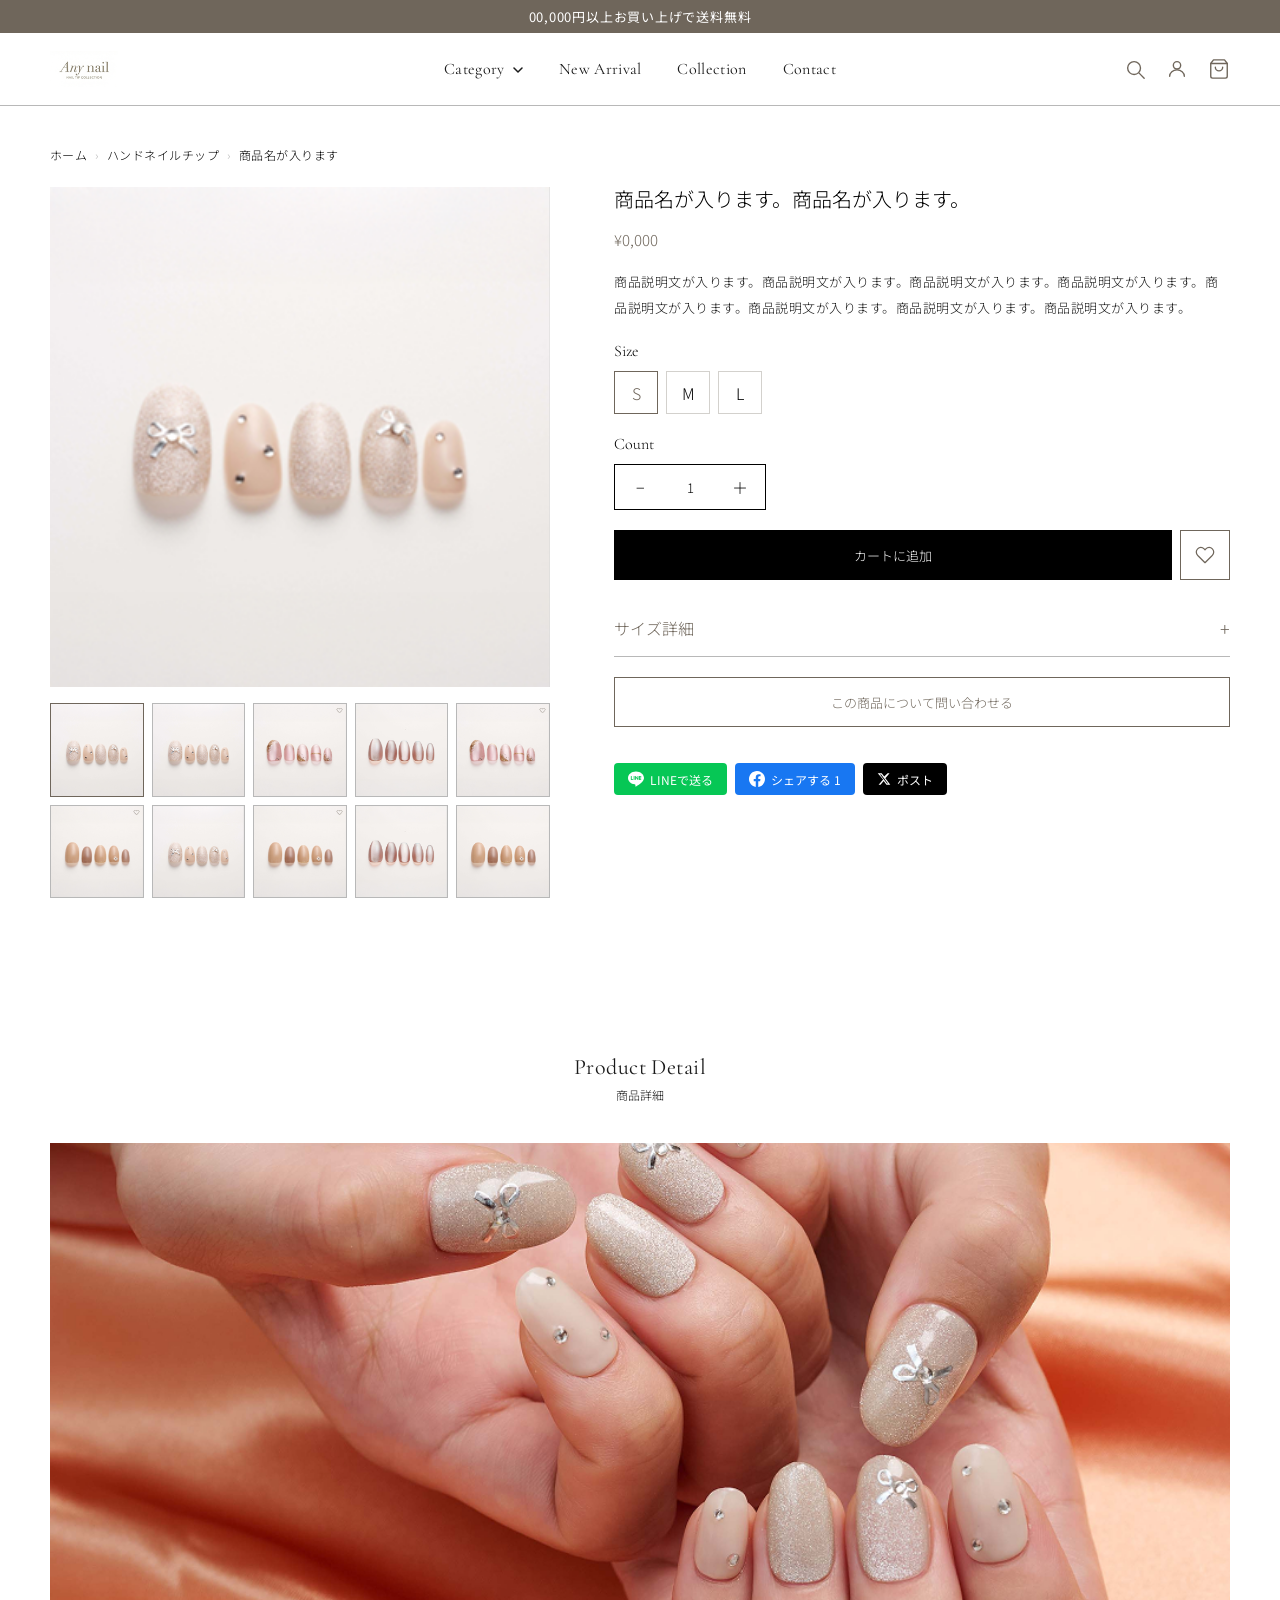
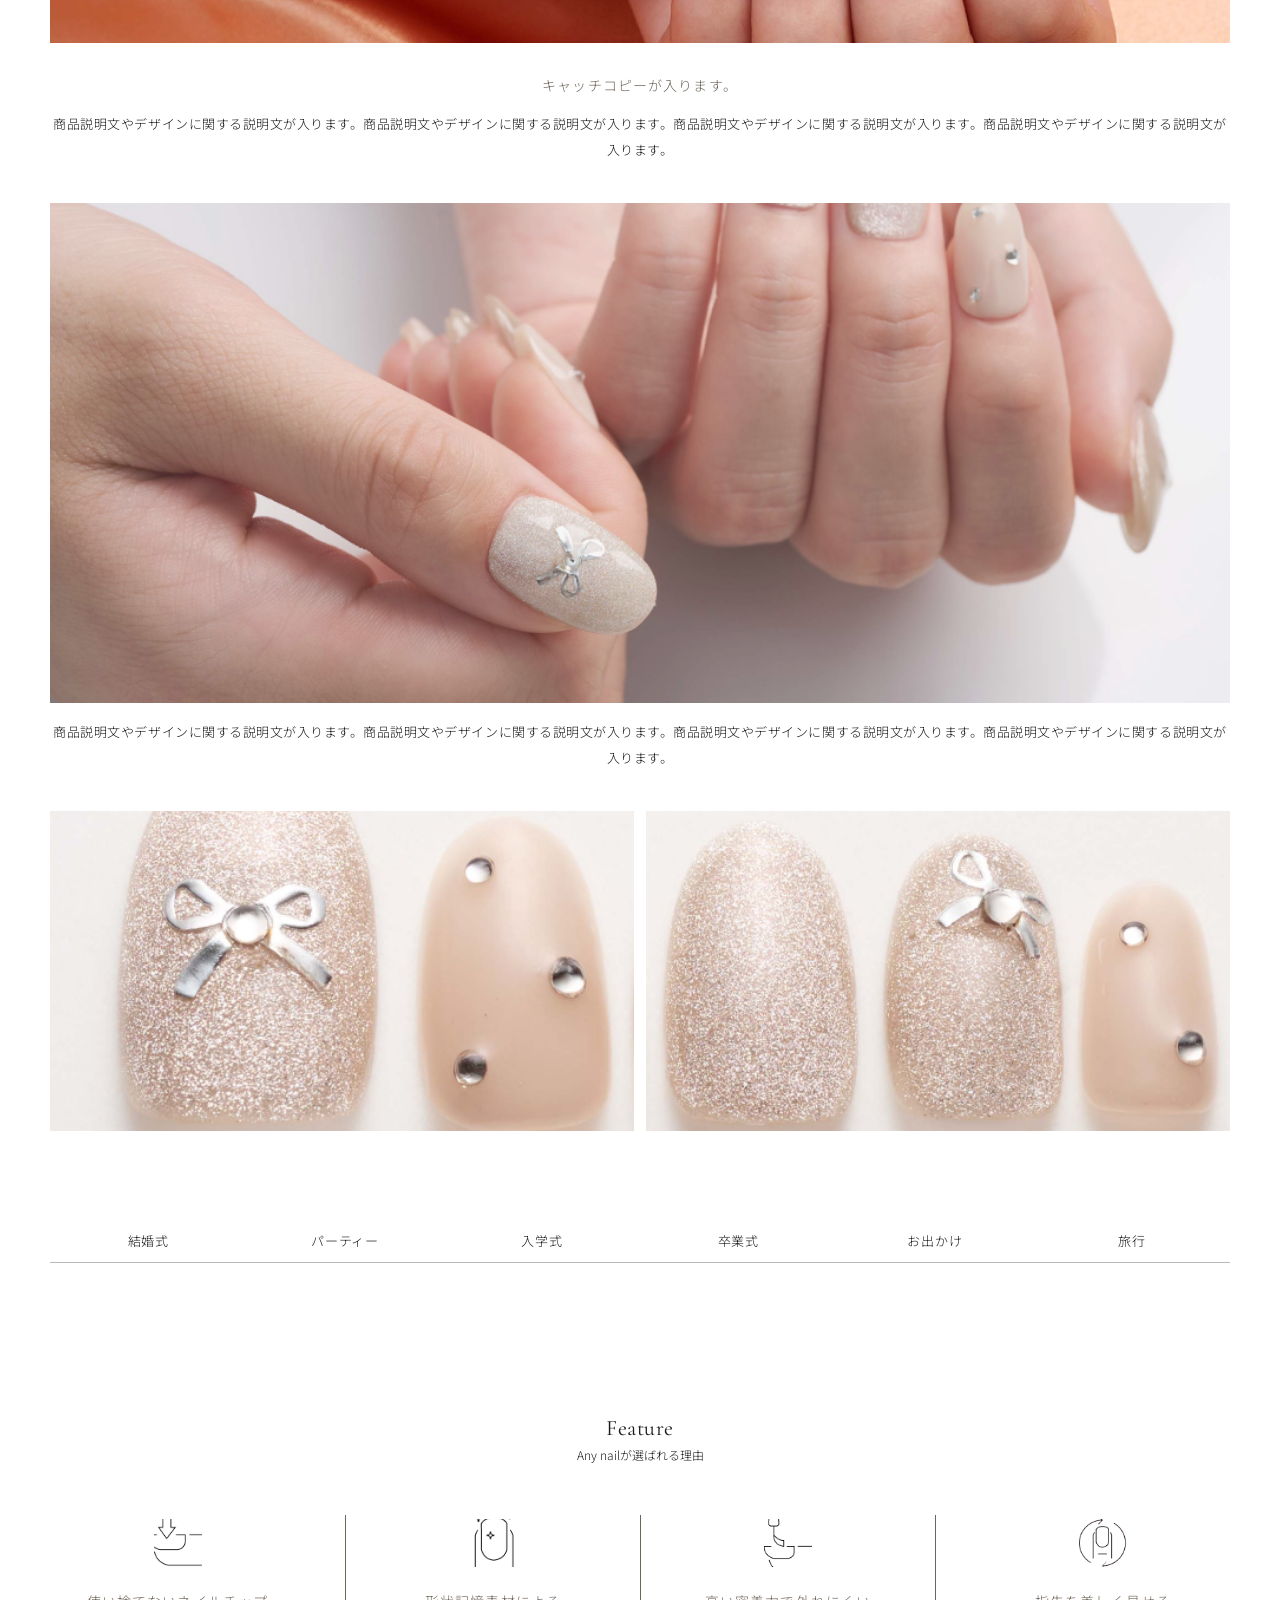
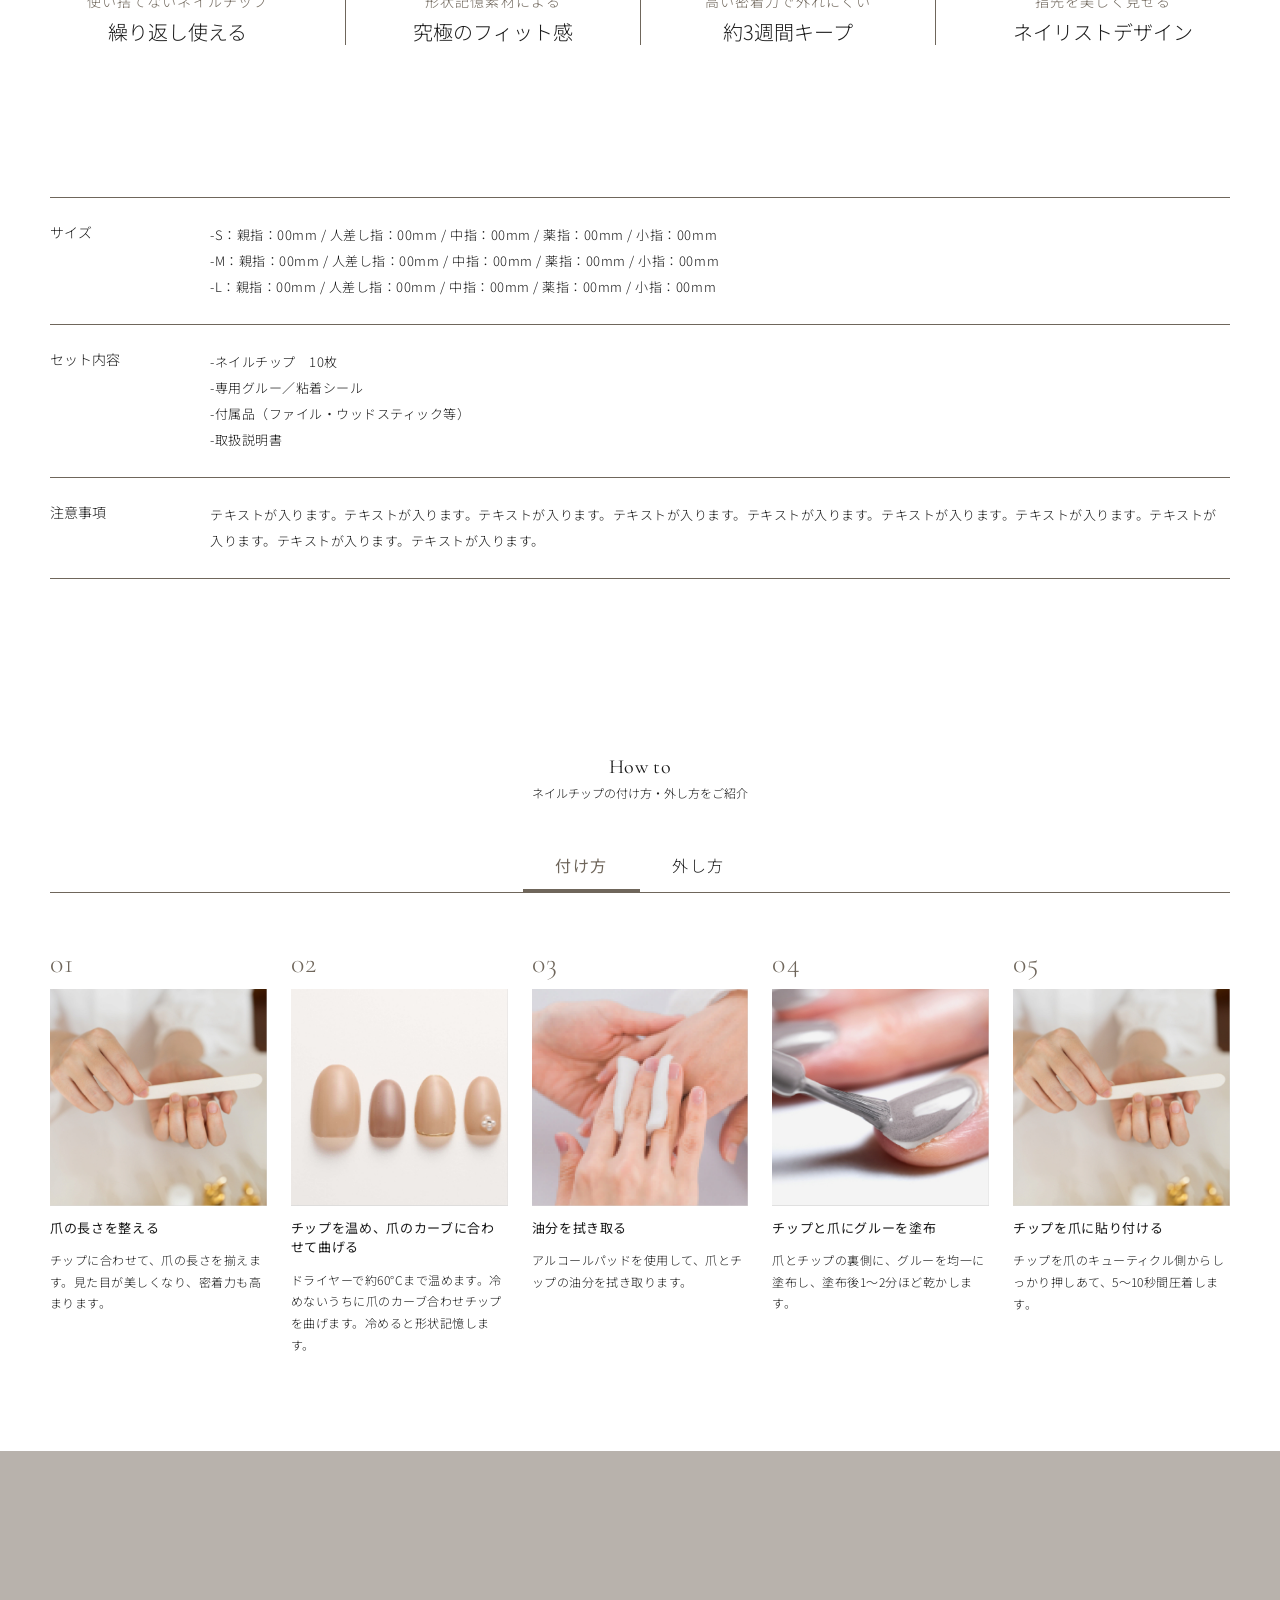
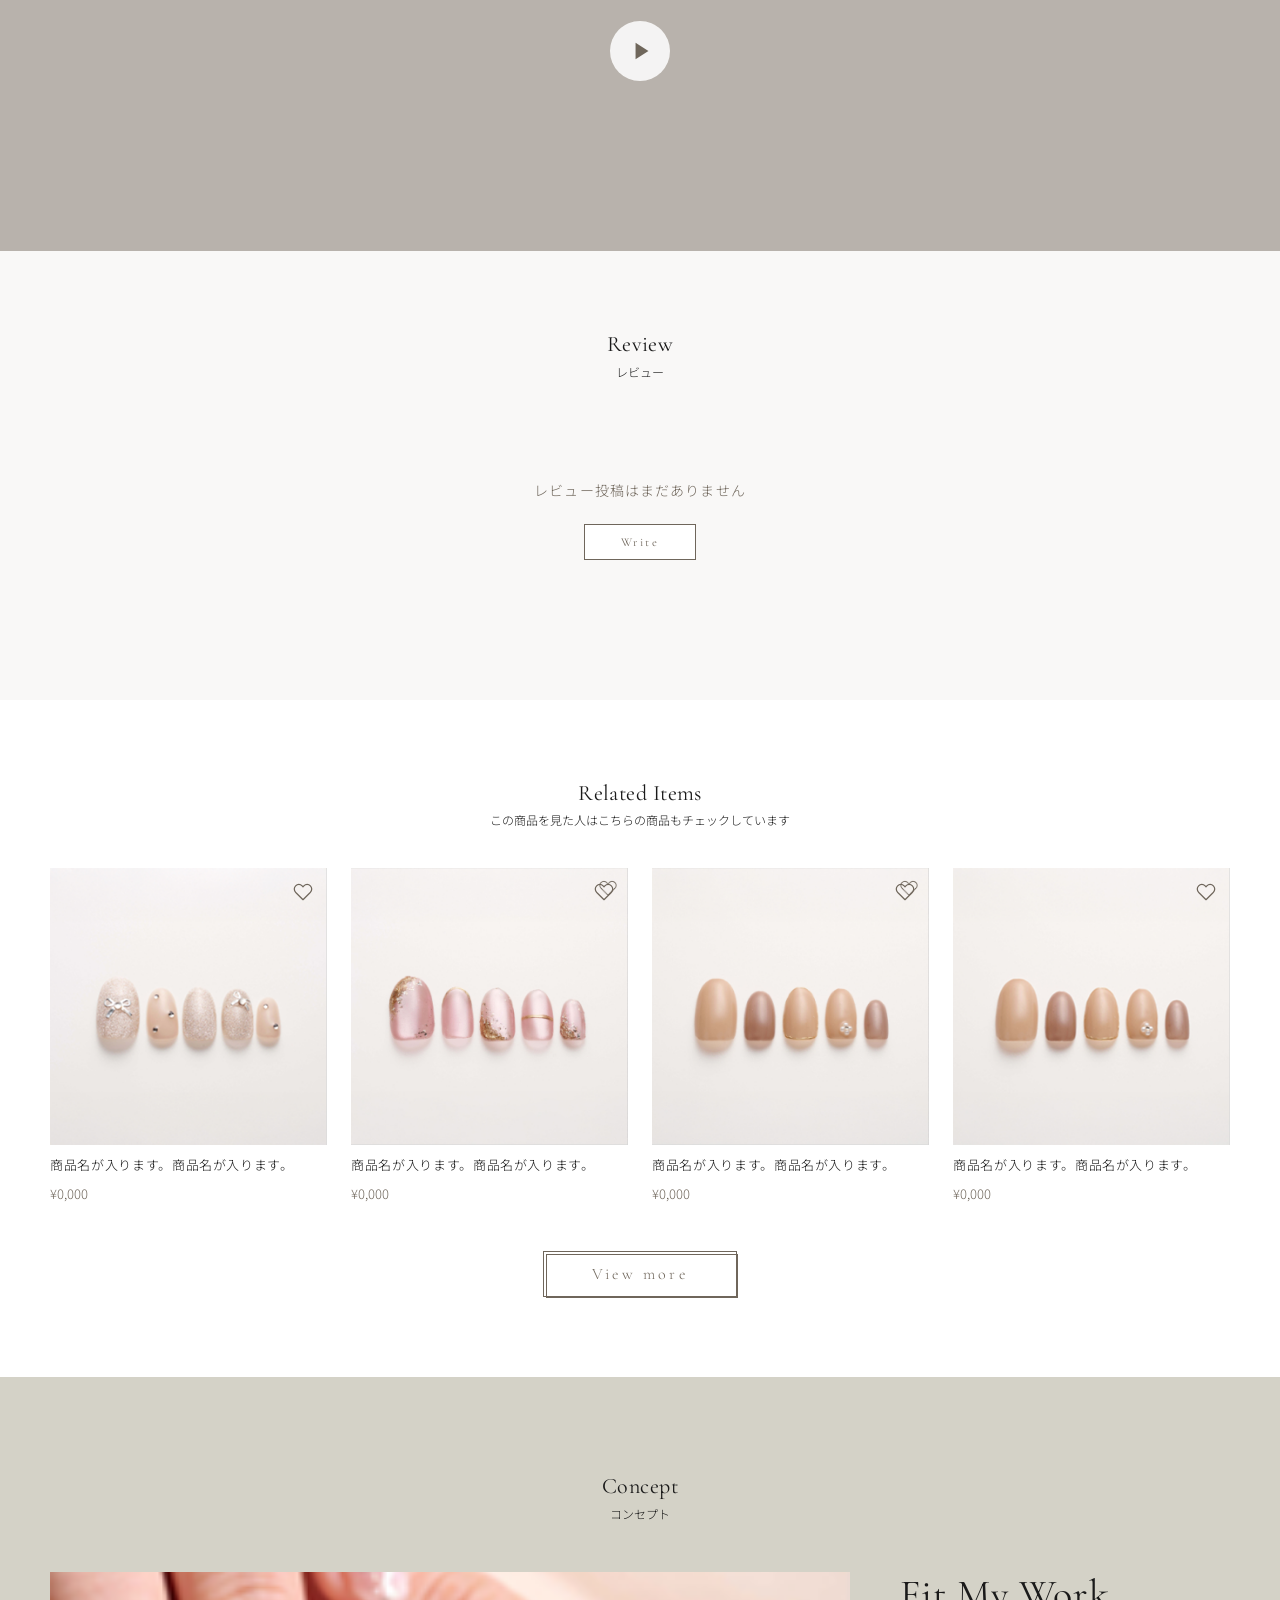
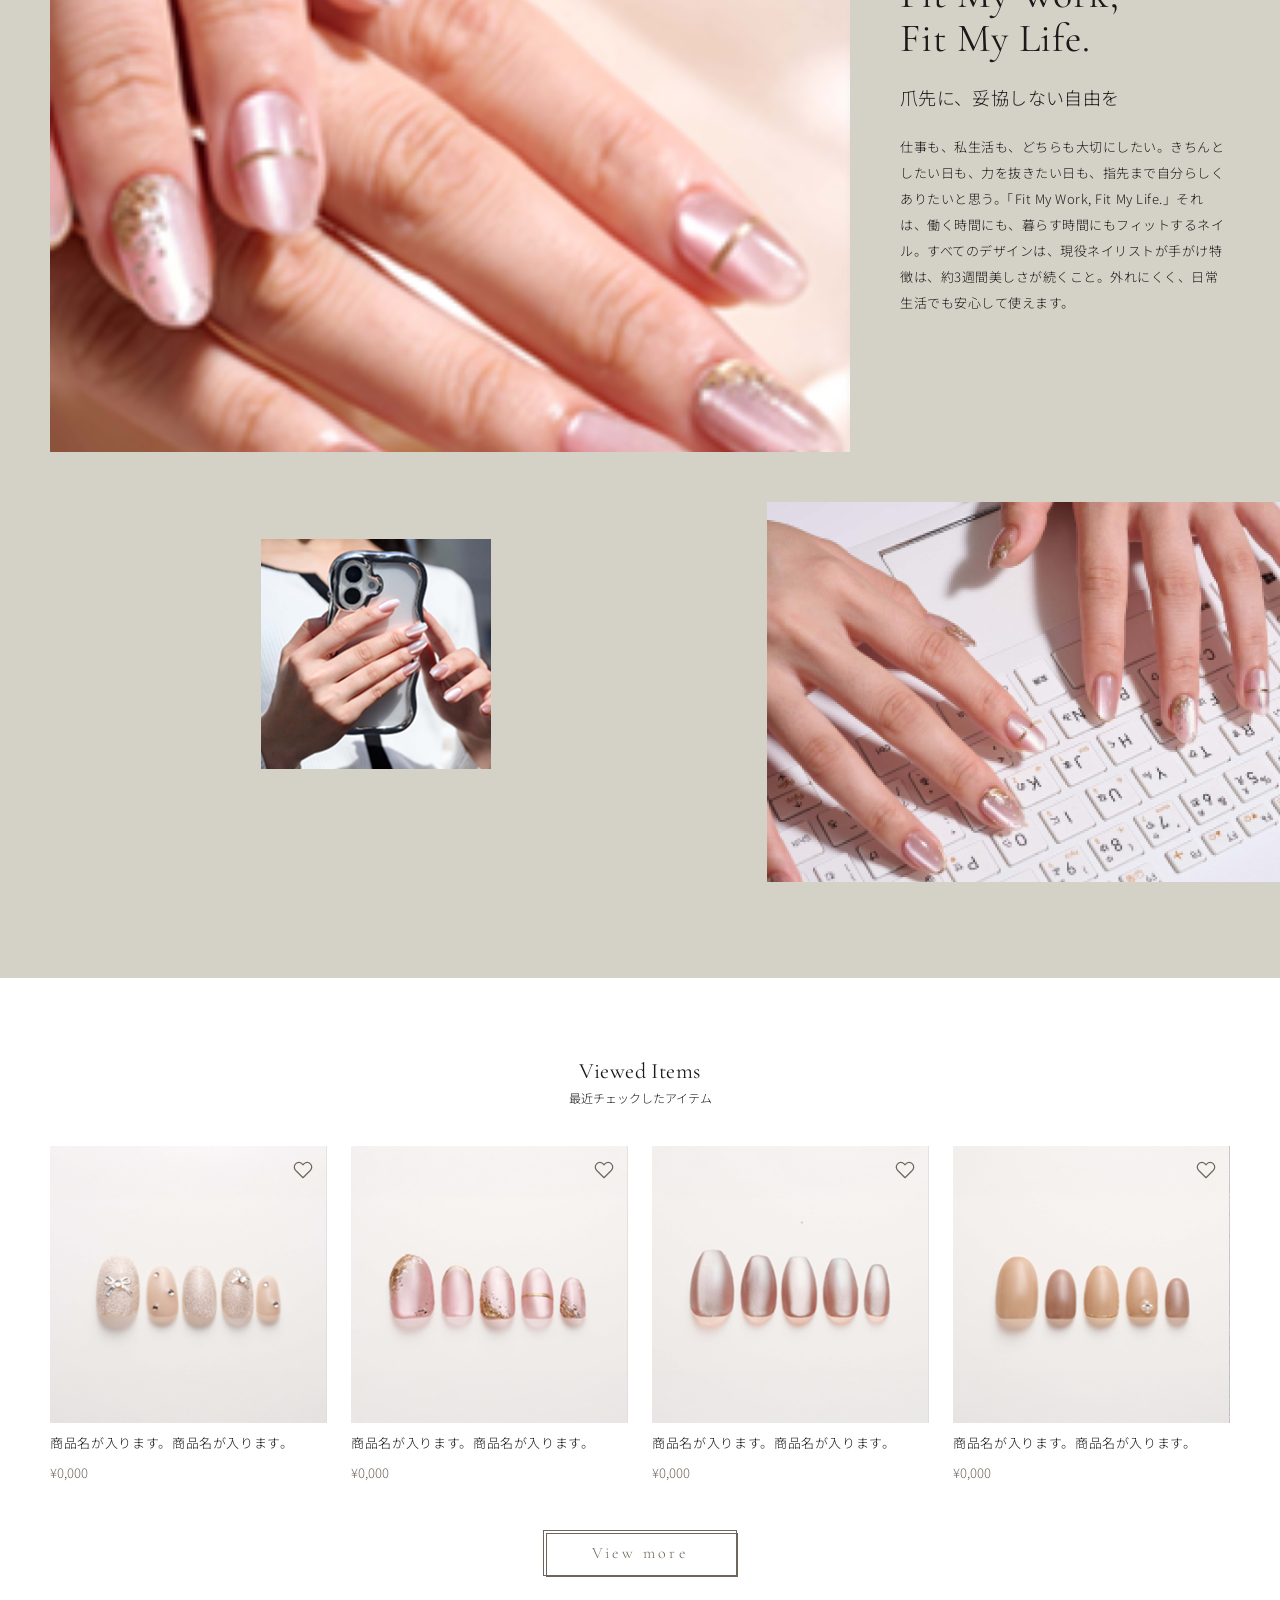
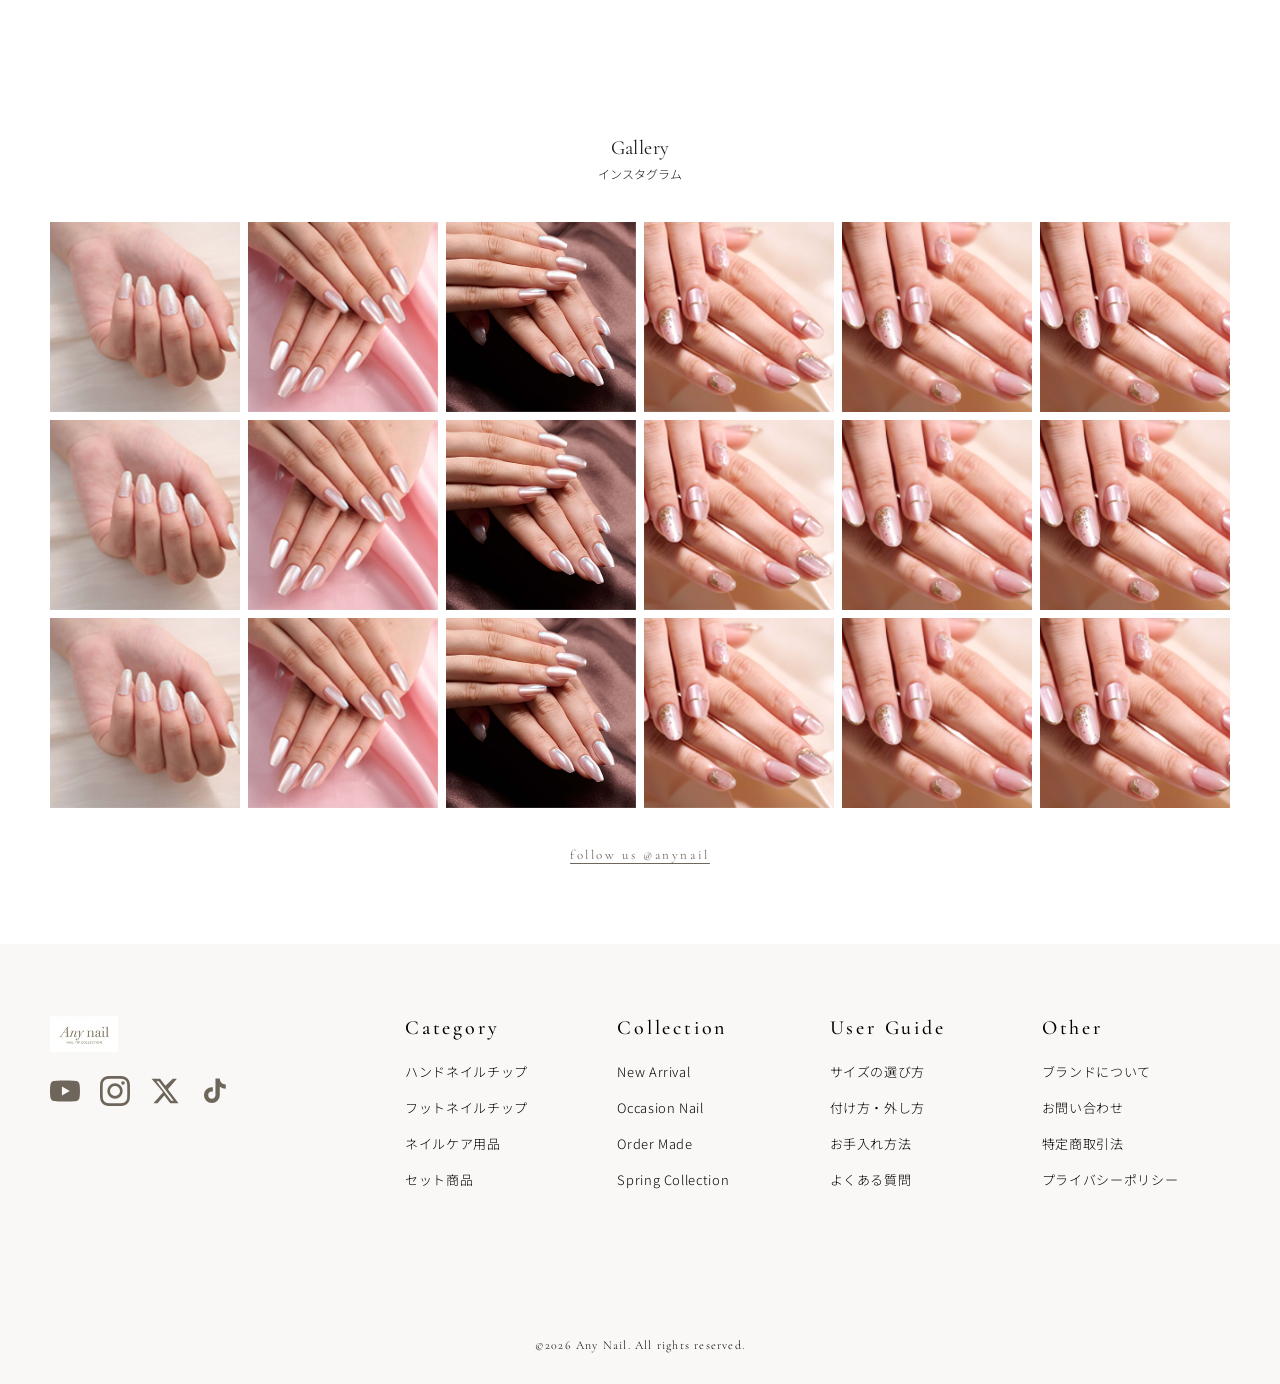
<file: product.html>
<!DOCTYPE html>
<html lang="ja">
<head>
  <meta charset="UTF-8" />
  <meta name="viewport" content="width=device-width, initial-scale=1.0" />
  <title>商品名 | Any Nail - ネイルチップブランド</title>
  <link rel="stylesheet" href="https://cdn.jsdelivr.net/npm/swiper@11/swiper-bundle.min.css" />
  <link rel="stylesheet" href="style.css" />
</head>
<body>

  <!-- ============================================================
       ANNOUNCEMENT BAR
  ============================================================ -->
  <div class="announcement-bar">
    <span>00,000円以上お買い上げで送料無料</span>
  </div>

  <!-- ============================================================
       HEADER
  ============================================================ -->
  <header class="site-header">
    <div class="site-header__inner">

      <a href="index.html" class="site-header__logo">
        <picture>
          <source srcset="images/top/1 - Logo 1.webp" type="image/webp">
          <img src="images/top/1- Logo 1.png" alt="Any nail" class="site-header__logo-img">
        </picture>
      </a>

      <nav class="site-header__nav">
        <div class="nav-item nav-item--mega" data-mega="category">
          <a href="#" class="nav-item__link nav-item__link--has-chevron">Category <svg class="nav-item__chevron" viewBox="0 0 10 6" width="10" height="6" fill="none" stroke="currentColor" stroke-width="1.5" stroke-linecap="round" stroke-linejoin="round"><polyline points="1,1 5,5 9,1"/></svg></a>
          <ul class="nav-item__sub">
            <li><a href="#">ハンドネイルチップ</a></li>
            <li><a href="#">フットネイルチップ</a></li>
            <li><a href="#">オーダーメイド</a></li>
            <li><a href="#">ケア用品</a></li>
            <li><a href="#">その他</a></li>
          </ul>
        </div>
        <a href="#">New Arrival</a>
        <a href="#">Collection</a>
        <a href="#">Contact</a>
      </nav>

      <button class="nav-hamburger" aria-label="メニューを開く" aria-expanded="false">
        <span></span>
        <span></span>
        <span></span>
      </button>

      <div class="site-header__icons">
        <a href="#" class="site-header__icon" aria-label="検索">
          <svg viewBox="0 0 24 24" fill="none" stroke="currentColor" stroke-width="1.5" stroke-linecap="round" stroke-linejoin="round">
            <circle cx="11" cy="11" r="7"/>
            <line x1="16.5" y1="16.5" x2="22" y2="22"/>
          </svg>
        </a>
        <a href="#" class="site-header__icon" aria-label="アカウント">
          <svg viewBox="0 0 24 24" fill="none" stroke="currentColor" stroke-width="1.5" stroke-linecap="round" stroke-linejoin="round">
            <circle cx="12" cy="8" r="4"/>
            <path d="M4 20c0-4 3.6-7 8-7s8 3 8 7"/>
          </svg>
        </a>
        <a href="#" class="site-header__icon" aria-label="カート">
          <svg viewBox="0 0 24 24" fill="none" stroke="currentColor" stroke-width="1.5" stroke-linecap="round" stroke-linejoin="round">
            <path d="M6 2L3 6v14a2 2 0 002 2h14a2 2 0 002-2V6l-3-4z"/>
            <line x1="3" y1="6" x2="21" y2="6"/>
            <path d="M16 10a4 4 0 01-8 0"/>
          </svg>
        </a>
      </div>

    </div>

    <!-- Mega Menu: Category -->
    <div class="mega-menu" id="mega-category">
      <div class="mega-menu__inner">
        <a href="#" class="mega-menu__card">
          <div class="mega-menu__card-image" style="background-image: url('images/top/26 Ranking 1.png'); background-size: cover; background-position: center;"></div>
          <span class="mega-menu__card-label">ハンドネイルチップ</span>
        </a>
        <a href="#" class="mega-menu__card">
          <div class="mega-menu__card-image" style="background-image: url('images/top/28 Ranking 4.png'); background-size: cover; background-position: center;"></div>
          <span class="mega-menu__card-label">フットネイルチップ</span>
        </a>
        <a href="#" class="mega-menu__card">
          <div class="mega-menu__card-image" style="background-image: url('images/top/29 Ranking 4.png'); background-size: cover; background-position: center;"></div>
          <span class="mega-menu__card-label">オーダーメイド</span>
        </a>
        <a href="#" class="mega-menu__card">
          <div class="mega-menu__card-image" style="background-image: url('images/top/30 Ranking 5.png'); background-size: cover; background-position: center;"></div>
          <span class="mega-menu__card-label">ケア用品</span>
        </a>
        <a href="#" class="mega-menu__card">
          <div class="mega-menu__card-image" style="background-image: url('images/top/26 Ranking 1.png'); background-size: cover; background-position: center;"></div>
          <span class="mega-menu__card-label">セット商品</span>
        </a>
      </div>
    </div>


  </header>

  <main>

    <!-- ============================================================
         PRODUCT MAIN (Image + Info)
    ============================================================ -->
    <section class="product-main">

      <!-- Breadcrumb -->
      <nav class="breadcrumb product-main__breadcrumb" aria-label="パンくずリスト">
        <a href="index.html">ホーム</a>
        <span class="breadcrumb__sep">›</span>
        <a href="#">ハンドネイルチップ</a>
        <span class="breadcrumb__sep">›</span>
        <span>商品名が入ります</span>
      </nav>

      <div class="product-main__inner">

        <!-- Left: Product Images -->
        <div class="product-images">
          <div class="product-images__main" role="img" aria-label="商品メイン画像" style="background-image: url('images/product-page/1 -11 - main and small thumbnails.png'); background-size: cover; background-position: center;"></div>
          <div class="product-images__thumbs">
            <div class="product-images__thumb product-images__thumb--active" style="background-image: url('images/product-page/1 -11 - main and small thumbnails.png'); background-size: cover; background-position: center;"></div>
            <div class="product-images__thumb" style="background-image: url('images/top/26 Ranking 1.png'); background-size: cover; background-position: center;"></div>
            <div class="product-images__thumb" style="background-image: url('images/top/29 Ranking 4.png'); background-size: cover; background-position: center;"></div>
            <div class="product-images__thumb" style="background-image: url('images/top/28 Ranking 4.png'); background-size: cover; background-position: center;"></div>
            <div class="product-images__thumb" style="background-image: url('images/top/29 Ranking 4.png'); background-size: cover; background-position: center;"></div>
            <div class="product-images__thumb" style="background-image: url('images/top/30 Ranking 5.png'); background-size: cover; background-position: center;"></div>
            <div class="product-images__thumb" style="background-image: url('images/top/16 - Recommended 1.png'); background-size: cover; background-position: center;"></div>
            <div class="product-images__thumb" style="background-image: url('images/top/30 Ranking 5.png'); background-size: cover; background-position: center;"></div>
            <div class="product-images__thumb" style="background-image: url('images/top/18 - Recommended 3.png'); background-size: cover; background-position: center;"></div>
            <div class="product-images__thumb" style="background-image: url('images/top/19 Recommended 4.png'); background-size: cover; background-position: center;"></div>
          </div>
        </div>

        <!-- Right: Product Info -->
        <div class="product-info">

          <!-- Name -->
          <h2 class="product-info__name">商品名が入ります。商品名が入ります。</h2>

          <!-- Price -->
          <p class="product-info__price">¥0,000</p>

          <!-- Description -->
          <p class="product-info__desc">商品説明文が入ります。商品説明文が入ります。商品説明文が入ります。商品説明文が入ります。商品説明文が入ります。商品説明文が入ります。商品説明文が入ります。商品説明文が入ります。</p>

          <!-- Size Selector -->
          <div class="size-selector">
            <p class="size-selector__label">Size</p>
            <div class="size-selector__buttons">
              <button class="size-btn size-btn--active">S</button>
              <button class="size-btn">M</button>
              <button class="size-btn">L</button>
            </div>
          </div>

          <!-- Count Selector -->
          <div class="count-selector">
            <p class="count-selector__label">Count</p>
            <div class="count-selector__control">
              <button class="count-btn" aria-label="減らす">−</button>
              <span class="count-display">1</span>
              <button class="count-btn" aria-label="増やす">＋</button>
            </div>
          </div>

          <!-- Add to Cart -->
          <div class="cart-row">
            <a href="#" class="btn-add-to-cart">カートに追加</a>
            <button class="btn-wishlist" aria-label="お気に入りに追加">
              <svg viewBox="0 0 24 24" fill="none" stroke="currentColor" stroke-width="1.5" stroke-linecap="round" stroke-linejoin="round" width="20" height="20">
                <path d="M20.84 4.61a5.5 5.5 0 00-7.78 0L12 5.67l-1.06-1.06a5.5 5.5 0 00-7.78 7.78l1.06 1.06L12 21.23l7.78-7.78 1.06-1.06a5.5 5.5 0 000-7.78z"/>
              </svg>
            </button>
          </div>

          <!-- Size Detail Accordion -->
          <div class="accordion accordion--sm">
            <div class="accordion__item">
              <input type="checkbox" id="acc-size" class="accordion__input" />
              <label class="accordion__label" for="acc-size">
                サイズ詳細
                <span class="accordion__icon"></span>
              </label>
              <div class="accordion__content">
                <div class="accordion__body">
                  <div class="size-detail">
                    <div class="size-detail__group">
                      <span class="size-detail__label">-S-</span>
                      <p class="size-detail__measurements">-親指：00mm<br>-人差し指：00mm<br>-中指：00mm<br>-薬指：00mm<br>-小指：00mm</p>
                    </div>
                    <div class="size-detail__group">
                      <span class="size-detail__label">-M-</span>
                      <p class="size-detail__measurements">-親指：00mm<br>-人差し指：00mm<br>-中指：00mm<br>-薬指：00mm<br>-小指：00mm</p>
                    </div>
                    <div class="size-detail__group">
                      <span class="size-detail__label">-L-</span>
                      <p class="size-detail__measurements">-親指：00mm<br>-人差し指：00mm<br>-中指：00mm<br>-薬指：00mm<br>-小指：00mm</p>
                    </div>
                  </div>
                </div>
              </div>
            </div>
          </div>

          <!-- Inquiry -->
          <a href="#" class="product-inquiry">この商品について問い合わせる</a>

          <!-- Social Share -->
          <div class="product-share">
            <a href="#" class="product-share__btn product-share__btn--line">
              <svg viewBox="0 0 24 24" fill="currentColor" width="16" height="16"><path d="M19.365 9.863c.349 0 .63.285.63.631 0 .345-.281.63-.63.63H17.61v1.125h1.755c.349 0 .63.283.63.63 0 .344-.281.629-.63.629h-2.386c-.345 0-.627-.285-.627-.629V8.108c0-.345.282-.63.63-.63h2.386c.346 0 .627.285.627.63 0 .349-.281.63-.63.63H17.61v1.125h1.755zm-3.855 3.016c0 .27-.174.51-.432.596-.064.021-.133.031-.199.031-.211 0-.391-.09-.51-.25l-2.443-3.317v2.94c0 .344-.279.629-.631.629-.346 0-.626-.285-.626-.629V8.108c0-.27.173-.51.43-.595.06-.023.136-.033.194-.033.195 0 .375.104.495.254l2.462 3.33V8.108c0-.345.282-.63.63-.63.345 0 .63.285.63.63v4.771zm-5.741 0c0 .344-.282.629-.631.629-.345 0-.627-.285-.627-.629V8.108c0-.345.282-.63.63-.63.346 0 .628.285.628.63v4.771zm-2.466.629H4.917c-.345 0-.63-.285-.63-.629V8.108c0-.345.285-.63.63-.63.348 0 .63.285.63.63v4.141h1.756c.348 0 .629.283.629.63 0 .344-.282.629-.629.629M24 10.314C24 4.943 18.615.572 12 .572S0 4.943 0 10.314c0 4.818 4.274 8.851 10.035 9.608.391.082.923.258 1.058.59.12.301.079.766.038 1.08l-.164 1.02c-.045.301-.24 1.186 1.049.645 1.291-.539 6.916-4.069 9.436-6.969C23.176 13.393 24 11.928 24 10.314"/></svg>
              LINEで送る
            </a>
            <a href="#" class="product-share__btn product-share__btn--facebook">
              <svg viewBox="0 0 24 24" fill="currentColor" width="16" height="16"><path d="M24 12.073c0-6.627-5.373-12-12-12s-12 5.373-12 12c0 5.99 4.388 10.954 10.125 11.854v-8.385H7.078v-3.47h3.047V9.43c0-3.007 1.792-4.669 4.533-4.669 1.312 0 2.686.235 2.686.235v2.953H15.83c-1.491 0-1.956.925-1.956 1.874v2.25h3.328l-.532 3.47h-2.796v8.385C19.612 23.027 24 18.062 24 12.073z"/></svg>
              シェアする 1
            </a>
            <a href="#" class="product-share__btn product-share__btn--x">
              <svg viewBox="0 0 24 24" fill="currentColor" width="14" height="14"><path d="M18.244 2.25h3.308l-7.227 8.26 8.502 11.24H16.17l-4.714-6.231-5.401 6.231H2.742l7.732-8.84L1.254 2.25H8.08l4.253 5.622zm-1.161 17.52h1.833L7.084 4.126H5.117z"/></svg>
              ポスト
            </a>
          </div>

        </div>
      </div>
    </section>

    <!-- ============================================================
         PRODUCT DETAIL IMAGES
    ============================================================ -->
    <section class="product-detail-images">
      <div class="section-heading">
        <span class="section-heading__en">Product Detail</span>
        <span class="section-heading__jp">商品詳細</span>
      </div>
      <div class="product-detail-images__main" role="img" aria-label="商品詳細画像1" style="background-image: url('images/product-page/product detail 1.png'); background-size: cover; background-position: center;"></div>
      <p class="product-detail-images__catchphrase">キャッチコピーが入ります。</p>
      <p class="product-detail-images__desc">商品説明文やデザインに関する説明文が入ります。商品説明文やデザインに関する説明文が入ります。商品説明文やデザインに関する説明文が入ります。商品説明文やデザインに関する説明文が入ります。</p>
      <div class="product-detail-images__main" role="img" aria-label="商品詳細画像2" style="background-image: url('images/product-page/product detail 2.png'); background-size: cover; background-position: center;"></div>
      <p class="product-detail-images__desc">商品説明文やデザインに関する説明文が入ります。商品説明文やデザインに関する説明文が入ります。商品説明文やデザインに関する説明文が入ります。商品説明文やデザインに関する説明文が入ります。</p>
      <div class="product-detail-images__grid">
        <div class="product-detail-images__grid-item" role="img" style="background-image: url('images/product-page/product detail 3.png'); background-size: cover; background-position: center;"></div>
        <div class="product-detail-images__grid-item" role="img" style="background-image: url('images/product-page/product detail 4.png'); background-size: cover; background-position: center;"></div>
      </div>
    </section>

    <!-- ============================================================
         OCCASION NAILS
    ============================================================ -->
    <section class="occasion-nails">
      <div class="occasion-nails__tags">
        <span class="occasion-tag">結婚式</span>
        <span class="occasion-tag">パーティー</span>
        <span class="occasion-tag">入学式</span>
        <span class="occasion-tag">卒業式</span>
        <span class="occasion-tag">お出かけ</span>
        <span class="occasion-tag">旅行</span>
      </div>
    </section>

    <!-- ============================================================
         FEATURE
    ============================================================ -->
    <section class="feature">
      <div class="feature__inner">
        <div class="section-heading feature__heading">
          <span class="section-heading__en">Feature</span>
          <span class="section-heading__jp">Any nailが選ばれる理由</span>
        </div>
        <div class="feature__grid">

          <div class="feature__item">
            <div class="feature__icon">
              <img src="images/product-page/Feature 1.png" alt="">
            </div>
            <p class="feature__sub">使い捨てないネイルチップ</p>
            <p class="feature__main">繰り返し使える</p>
          </div>

          <div class="feature__item">
            <div class="feature__icon">
              <img src="images/product-page/Feature 2.png" alt="">
            </div>
            <p class="feature__sub">形状記憶素材による</p>
            <p class="feature__main">究極のフィット感</p>
          </div>

          <div class="feature__item">
            <div class="feature__icon">
              <img src="images/product-page/Feature 3.png" alt="">
            </div>
            <p class="feature__sub">高い密着力で外れにくい</p>
            <p class="feature__main">約3週間キープ</p>
          </div>

          <div class="feature__item">
            <div class="feature__icon">
              <img src="images/product-page/Feature 4.png" alt="">
            </div>
            <p class="feature__sub">指先を美しく見せる</p>
            <p class="feature__main">ネイリストデザイン</p>
          </div>

        </div>
      </div>
    </section>

    <!-- ============================================================
         PRODUCT DETAIL (Spec Table)
    ============================================================ -->
    <section class="product-detail">
      <div class="product-detail__inner">

        <dl class="product-spec">

          <div class="product-spec__row">
            <dt class="product-spec__label">サイズ</dt>
            <dd class="product-spec__content">
              <p>-S：親指：00mm / 人差し指：00mm / 中指：00mm / 薬指：00mm / 小指：00mm</p>
              <p>-M：親指：00mm / 人差し指：00mm / 中指：00mm / 薬指：00mm / 小指：00mm</p>
              <p>-L：親指：00mm / 人差し指：00mm / 中指：00mm / 薬指：00mm / 小指：00mm</p>
            </dd>
          </div>

          <div class="product-spec__row">
            <dt class="product-spec__label">セット内容</dt>
            <dd class="product-spec__content">
              <p>-ネイルチップ　10枚</p>
              <p>-専用グルー／粘着シール</p>
              <p>-付属品（ファイル・ウッドスティック等）</p>
              <p>-取扱説明書</p>
            </dd>
          </div>

          <div class="product-spec__row">
            <dt class="product-spec__label">注意事項</dt>
            <dd class="product-spec__content">
              <p>テキストが入ります。テキストが入ります。テキストが入ります。テキストが入ります。テキストが入ります。テキストが入ります。テキストが入ります。テキストが入ります。テキストが入ります。テキストが入ります。</p>
            </dd>
          </div>

        </dl>
      </div>
    </section>

    <!-- ============================================================
         HOW TO
    ============================================================ -->
    <section class="howto">
      <div class="howto__inner">

        <div class="section-heading section-heading--sm">
          <span class="section-heading__en">How to</span>
          <span class="section-heading__jp">ネイルチップの付け方・外し方をご紹介</span>
        </div>

        <input type="radio" name="howto-tab-p" id="tab-tsuke-p" class="howto__tab-input" checked />
        <input type="radio" name="howto-tab-p" id="tab-hazushi-p" class="howto__tab-input" />

        <div class="howto__tabs">
          <label for="tab-tsuke-p" class="howto__tab-label">付け方</label>
          <label for="tab-hazushi-p" class="howto__tab-label">外し方</label>
        </div>

        <div class="howto__steps">

          <div class="howto__step">
            <span class="howto__step-num">01</span>
            <div class="howto__step-image">
            <img src="images/product-page/how to 1.png" alt="" loading="lazy">
          </div>
            <p class="howto__step-title">爪の長さを整える</p>
            <p class="howto__step-text">チップに合わせて、爪の長さを揃えます。見た目が美しくなり、密着力も高まります。</p>
          </div>

          <div class="howto__step">
            <span class="howto__step-num">02</span>
            <div class="howto__step-image">
            <img src="images/product-page/how to 2.png" alt="" loading="lazy">
          </div>
            <p class="howto__step-title">チップを温め、爪のカーブに合わせて曲げる</p>
            <p class="howto__step-text">ドライヤーで約60°Cまで温めます。冷めないうちに爪のカーブ合わせチップを曲げます。冷めると形状記憶します。</p>
          </div>

          <div class="howto__step">
            <span class="howto__step-num">03</span>
            <div class="howto__step-image">
            <img src="images/product-page/how to 3.png" alt="" loading="lazy">
          </div>
            <p class="howto__step-title">油分を拭き取る</p>
            <p class="howto__step-text">アルコールパッドを使用して、爪とチップの油分を拭き取ります。</p>
          </div>

          <div class="howto__step">
            <span class="howto__step-num">04</span>
            <div class="howto__step-image">
            <img src="images/product-page/how to 4.png" alt="" loading="lazy">
          </div>
            <p class="howto__step-title">チップと爪にグルーを塗布</p>
            <p class="howto__step-text">爪とチップの裏側に、グルーを均一に塗布し、塗布後1〜2分ほど乾かします。</p>
          </div>

          <div class="howto__step">
            <span class="howto__step-num">05</span>
            <div class="howto__step-image">
            <img src="images/product-page/how to 1.png" alt="" loading="lazy">
          </div>
            <p class="howto__step-title">チップを爪に貼り付ける</p>
            <p class="howto__step-text">チップを爪のキューティクル側からしっかり押しあて、5〜10秒間圧着します。</p>
          </div>

        </div>
      </div>
    </section>

    <!-- ============================================================
         VIDEO
    ============================================================ -->
    <div class="video-section">
      <button class="video-play-btn" aria-label="動画を再生">
        <svg viewBox="0 0 24 24" fill="currentColor">
          <polygon points="5,3 19,12 5,21"/>
        </svg>
      </button>
    </div>

    <!-- ============================================================
         REVIEW
    ============================================================ -->
    <section class="reviews">
      <div class="reviews__inner">

        <div class="section-heading">
          <span class="section-heading__en">Review</span>
          <span class="section-heading__jp">レビュー</span>
        </div>

        <div class="reviews__empty">
          <p class="reviews__empty-text">レビュー投稿はまだありません</p>
          <a href="#" class="btn-write-review">Write</a>
        </div>

      </div>
    </section>

    <!-- ============================================================
         RELATED ITEMS
    ============================================================ -->
    <section class="products-section">
      <div class="products-section__inner">

        <div class="section-heading">
          <span class="section-heading__en">Related Items</span>
          <span class="section-heading__jp">この商品を見た人はこちらの商品もチェックしています</span>
        </div>

        <div class="products-grid">

          <a href="product.html" class="product-card">
            <div class="product-card__image-wrap">
              <img src="images/product-page/related items 1.png" alt="" loading="lazy">
              <button class="product-card__heart" aria-label="お気に入りに追加">
                <svg viewBox="0 0 24 24" fill="none" stroke="#6F665B" stroke-width="1.5" stroke-linecap="round" stroke-linejoin="round">
                  <path d="M20.84 4.61a5.5 5.5 0 00-7.78 0L12 5.67l-1.06-1.06a5.5 5.5 0 00-7.78 7.78l1.06 1.06L12 21.23l7.78-7.78 1.06-1.06a5.5 5.5 0 000-7.78z"/>
                </svg>
              </button>
            </div>
            <p class="product-card__name">商品名が入ります。商品名が入ります。</p>
            <p class="product-card__price">¥0,000</p>
          </a>

          <a href="product.html" class="product-card">
            <div class="product-card__image-wrap">
              <img src="images/product-page/Related items 2.png" alt="" loading="lazy">
              <button class="product-card__heart" aria-label="お気に入りに追加">
                <svg viewBox="0 0 24 24" fill="none" stroke="#6F665B" stroke-width="1.5" stroke-linecap="round" stroke-linejoin="round">
                  <path d="M20.84 4.61a5.5 5.5 0 00-7.78 0L12 5.67l-1.06-1.06a5.5 5.5 0 00-7.78 7.78l1.06 1.06L12 21.23l7.78-7.78 1.06-1.06a5.5 5.5 0 000-7.78z"/>
                </svg>
              </button>
            </div>
            <p class="product-card__name">商品名が入ります。商品名が入ります。</p>
            <p class="product-card__price">¥0,000</p>
          </a>

          <a href="product.html" class="product-card">
            <div class="product-card__image-wrap">
              <img src="images/product-page/related items 4.png" alt="" loading="lazy">
              <button class="product-card__heart" aria-label="お気に入りに追加">
                <svg viewBox="0 0 24 24" fill="none" stroke="#6F665B" stroke-width="1.5" stroke-linecap="round" stroke-linejoin="round">
                  <path d="M20.84 4.61a5.5 5.5 0 00-7.78 0L12 5.67l-1.06-1.06a5.5 5.5 0 00-7.78 7.78l1.06 1.06L12 21.23l7.78-7.78 1.06-1.06a5.5 5.5 0 000-7.78z"/>
                </svg>
              </button>
            </div>
            <p class="product-card__name">商品名が入ります。商品名が入ります。</p>
            <p class="product-card__price">¥0,000</p>
          </a>

          <a href="product.html" class="product-card">
            <div class="product-card__image-wrap">
              <img src="images/top/24 recommended 8.png" alt="" loading="lazy">
              <button class="product-card__heart" aria-label="お気に入りに追加">
                <svg viewBox="0 0 24 24" fill="none" stroke="#6F665B" stroke-width="1.5" stroke-linecap="round" stroke-linejoin="round">
                  <path d="M20.84 4.61a5.5 5.5 0 00-7.78 0L12 5.67l-1.06-1.06a5.5 5.5 0 00-7.78 7.78l1.06 1.06L12 21.23l7.78-7.78 1.06-1.06a5.5 5.5 0 000-7.78z"/>
                </svg>
              </button>
            </div>
            <p class="product-card__name">商品名が入ります。商品名が入ります。</p>
            <p class="product-card__price">¥0,000</p>
          </a>

        </div>

        <div class="btn-view-more-wrap">
          <a href="#" class="btn-view-more">View more</a>
        </div>

      </div>
    </section>

    <!-- ============================================================
         CONCEPT
    ============================================================ -->
    <section class="concept">
      <div class="concept__inner">

        <div class="section-heading">
          <span class="section-heading__en">Concept</span>
          <span class="section-heading__jp">コンセプト</span>
        </div>

        <div class="concept__main-row">
          <div class="concept__images">
            <div class="concept__image-main" style="background-image: url('images/product-page/concept 1.png'); background-size: cover; background-position: center;"></div>
          </div>

          <div class="concept__text-block">
            <h2 class="concept__big-heading">Fit My Work,<br>Fit My Life.</h2>
            <p class="concept__subtitle">爪先に、妥協しない自由を</p>
            <p class="concept__body">仕事も、私生活も、どちらも大切にしたい。きちんとしたい日も、力を抜きたい日も、指先まで自分らしくありたいと思う。「Fit My Work, Fit My Life.」それは、働く時間にも、暮らす時間にもフィットするネイル。すべてのデザインは、現役ネイリストが手がけ特徴は、約3週間美しさが続くこと。外れにくく、日常生活でも安心して使えます。</p>
          </div>
        </div>

        <div class="concept__sub-images">
          <div class="concept__sub-image concept__sub-image--small" style="background-image: url('images/product-page/concept 2.png'); background-size: cover; background-position: center;"></div>
          <div class="concept__sub-image concept__sub-image--large" style="background-image: url('images/product-page/concept 3.png'); background-size: cover; background-position: center;"></div>
        </div>

      </div>
    </section>

    <!-- ============================================================
         VIEWED ITEMS
    ============================================================ -->
    <section class="viewed-items">
      <div class="viewed-items__inner">

        <div class="section-heading">
          <span class="section-heading__en">Viewed Items</span>
          <span class="section-heading__jp">最近チェックしたアイテム</span>
        </div>

        <div class="products-grid">

          <a href="product.html" class="product-card">
            <div class="product-card__image-wrap">
              <img src="images/product-page/viewed items 1.png" alt="" loading="lazy">
              <button class="product-card__heart" aria-label="お気に入りに追加">
                <svg viewBox="0 0 24 24" fill="none" stroke="#6F665B" stroke-width="1.5" stroke-linecap="round" stroke-linejoin="round">
                  <path d="M20.84 4.61a5.5 5.5 0 00-7.78 0L12 5.67l-1.06-1.06a5.5 5.5 0 00-7.78 7.78l1.06 1.06L12 21.23l7.78-7.78 1.06-1.06a5.5 5.5 0 000-7.78z"/>
                </svg>
              </button>
            </div>
            <p class="product-card__name">商品名が入ります。商品名が入ります。</p>
            <p class="product-card__price">¥0,000</p>
          </a>

          <a href="product.html" class="product-card">
            <div class="product-card__image-wrap">
              <img src="images/product-page/viewed items 2.png" alt="" loading="lazy">
              <button class="product-card__heart" aria-label="お気に入りに追加">
                <svg viewBox="0 0 24 24" fill="none" stroke="#6F665B" stroke-width="1.5" stroke-linecap="round" stroke-linejoin="round">
                  <path d="M20.84 4.61a5.5 5.5 0 00-7.78 0L12 5.67l-1.06-1.06a5.5 5.5 0 00-7.78 7.78l1.06 1.06L12 21.23l7.78-7.78 1.06-1.06a5.5 5.5 0 000-7.78z"/>
                </svg>
              </button>
            </div>
            <p class="product-card__name">商品名が入ります。商品名が入ります。</p>
            <p class="product-card__price">¥0,000</p>
          </a>

          <a href="product.html" class="product-card">
            <div class="product-card__image-wrap">
              <img src="images/product-page/viewed items 3.png" alt="" loading="lazy">
              <button class="product-card__heart" aria-label="お気に入りに追加">
                <svg viewBox="0 0 24 24" fill="none" stroke="#6F665B" stroke-width="1.5" stroke-linecap="round" stroke-linejoin="round">
                  <path d="M20.84 4.61a5.5 5.5 0 00-7.78 0L12 5.67l-1.06-1.06a5.5 5.5 0 00-7.78 7.78l1.06 1.06L12 21.23l7.78-7.78 1.06-1.06a5.5 5.5 0 000-7.78z"/>
                </svg>
              </button>
            </div>
            <p class="product-card__name">商品名が入ります。商品名が入ります。</p>
            <p class="product-card__price">¥0,000</p>
          </a>

          <a href="product.html" class="product-card">
            <div class="product-card__image-wrap">
              <img src="images/product-page/viewed items 4.png" alt="" loading="lazy">
              <button class="product-card__heart" aria-label="お気に入りに追加">
                <svg viewBox="0 0 24 24" fill="none" stroke="#6F665B" stroke-width="1.5" stroke-linecap="round" stroke-linejoin="round">
                  <path d="M20.84 4.61a5.5 5.5 0 00-7.78 0L12 5.67l-1.06-1.06a5.5 5.5 0 00-7.78 7.78l1.06 1.06L12 21.23l7.78-7.78 1.06-1.06a5.5 5.5 0 000-7.78z"/>
                </svg>
              </button>
            </div>
            <p class="product-card__name">商品名が入ります。商品名が入ります。</p>
            <p class="product-card__price">¥0,000</p>
          </a>

        </div>

        <div class="btn-view-more-wrap">
          <a href="#" class="btn-view-more">View more</a>
        </div>

      </div>
    </section>

    <!-- ============================================================
         GALLERY (Instagram)
    ============================================================ -->
    <section class="gallery">
      <div class="gallery__inner">

        <div class="section-heading section-heading--sm">
          <span class="section-heading__en">Gallery</span>
          <span class="section-heading__jp">インスタグラム</span>
        </div>

        <div class="gallery__grid">
          <div class="gallery__item">
            <img src="images/product-page/gallery 1.png" alt="" loading="lazy">
          </div>
          <div class="gallery__item">
            <img src="images/product-page/gallery 2.png" alt="" loading="lazy">
          </div>
          <div class="gallery__item">
            <img src="images/product-page/gallery 3.png" alt="" loading="lazy">
          </div>
          <div class="gallery__item">
            <img src="images/product-page/gallery 4.png" alt="" loading="lazy">
          </div>
          <div class="gallery__item">
            <img src="images/product-page/gallery 5.png" alt="" loading="lazy">
          </div>
          <div class="gallery__item">
            <img src="images/product-page/gallery 7.png" alt="" loading="lazy">
          </div>
          <div class="gallery__item">
            <img src="images/product-page/gallery 1.png" alt="" loading="lazy">
          </div>
          <div class="gallery__item">
            <img src="images/product-page/gallery 2.png" alt="" loading="lazy">
          </div>
          <div class="gallery__item">
            <img src="images/product-page/gallery 3.png" alt="" loading="lazy">
          </div>
          <div class="gallery__item">
            <img src="images/product-page/gallery 4.png" alt="" loading="lazy">
          </div>
          <div class="gallery__item">
            <img src="images/product-page/gallery 5.png" alt="" loading="lazy">
          </div>
          <div class="gallery__item">
            <img src="images/product-page/gallery 7.png" alt="" loading="lazy">
          </div>
          <div class="gallery__item">
            <img src="images/product-page/gallery 1.png" alt="" loading="lazy">
          </div>
          <div class="gallery__item">
            <img src="images/product-page/gallery 2.png" alt="" loading="lazy">
          </div>
          <div class="gallery__item">
            <img src="images/product-page/gallery 3.png" alt="" loading="lazy">
          </div>
          <div class="gallery__item">
            <img src="images/product-page/gallery 4.png" alt="" loading="lazy">
          </div>
          <div class="gallery__item">
            <img src="images/product-page/gallery 5.png" alt="" loading="lazy">
          </div>
          <div class="gallery__item">
            <img src="images/product-page/gallery 7.png" alt="" loading="lazy">
          </div>
        </div>

        <div class="gallery__follow">
          <a href="#">follow us @anynail</a>
        </div>

      </div>
    </section>

  </main>

  <!-- ============================================================
       FOOTER
  ============================================================ -->
  <footer class="site-footer">
    <div class="site-footer__inner">

      <div class="site-footer__top">
        <div>
          <a href="index.html" class="site-footer__logo">
            <picture>
            <source srcset="images/top/1 - Logo 1.webp" type="image/webp">
            <img src="images/top/1- Logo 1.png" alt="Any nail" class="site-footer__logo-img">
          </picture>
          </a>
          <div class="site-footer__socials">
            <a href="#" class="site-footer__social-icon" aria-label="YouTube">
              <svg viewBox="0 0 24 24" xmlns="http://www.w3.org/2000/svg"><path d="M23.498 6.186a3.016 3.016 0 00-2.122-2.136C19.505 3.545 12 3.545 12 3.545s-7.505 0-9.377.505A3.017 3.017 0 00.502 6.186C0 8.07 0 12 0 12s0 3.93.502 5.814a3.016 3.016 0 002.122 2.136c1.871.505 9.376.505 9.376.505s7.505 0 9.377-.505a3.015 3.015 0 002.122-2.136C24 15.93 24 12 24 12s0-3.93-.502-5.814zM9.545 15.568V8.432L15.818 12l-6.273 3.568z"/></svg>
            </a>
            <a href="#" class="site-footer__social-icon" aria-label="Instagram">
              <svg viewBox="0 0 24 24" xmlns="http://www.w3.org/2000/svg"><path d="M12 2.163c3.204 0 3.584.012 4.85.07 3.252.148 4.771 1.691 4.919 4.919.058 1.265.069 1.645.069 4.849 0 3.205-.012 3.584-.069 4.849-.149 3.225-1.664 4.771-4.919 4.919-1.266.058-1.644.07-4.85.07-3.204 0-3.584-.012-4.849-.07-3.26-.149-4.771-1.699-4.919-4.92-.058-1.265-.07-1.644-.07-4.849 0-3.204.013-3.583.07-4.849.149-3.227 1.664-4.771 4.919-4.919 1.266-.057 1.645-.069 4.849-.069zM12 0C8.741 0 8.333.014 7.053.072 2.695.272.273 2.69.073 7.052.014 8.333 0 8.741 0 12c0 3.259.014 3.668.072 4.948.2 4.358 2.618 6.78 6.98 6.98C8.333 23.986 8.741 24 12 24c3.259 0 3.668-.014 4.948-.072 4.354-.2 6.782-2.618 6.979-6.98.059-1.28.073-1.689.073-4.948 0-3.259-.014-3.667-.072-4.947-.196-4.354-2.617-6.78-6.979-6.98C15.668.014 15.259 0 12 0zm0 5.838a6.162 6.162 0 100 12.324 6.162 6.162 0 000-12.324zM12 16a4 4 0 110-8 4 4 0 010 8zm6.406-11.845a1.44 1.44 0 100 2.881 1.44 1.44 0 000-2.881z"/></svg>
            </a>
            <a href="#" class="site-footer__social-icon" aria-label="X (Twitter)">
              <svg viewBox="0 0 24 24" xmlns="http://www.w3.org/2000/svg"><path d="M18.244 2.25h3.308l-7.227 8.26 8.502 11.24H16.17l-4.714-6.231-5.401 6.231H2.742l7.732-8.84L1.254 2.25H8.08l4.253 5.622zm-1.161 17.52h1.833L7.084 4.126H5.117z"/></svg>
            </a>
            <a href="#" class="site-footer__social-icon" aria-label="TikTok">
              <svg viewBox="0 0 24 24" xmlns="http://www.w3.org/2000/svg"><path d="M19.59 6.69a4.83 4.83 0 01-3.77-4.25V2h-3.45v13.67a2.89 2.89 0 01-2.88 2.5 2.89 2.89 0 01-2.89-2.89 2.89 2.89 0 012.89-2.89c.28 0 .54.04.79.1V9.01a6.33 6.33 0 00-.79-.05 6.34 6.34 0 00-6.34 6.34 6.34 6.34 0 006.34 6.34 6.34 6.34 0 006.33-6.34V8.69a8.18 8.18 0 004.78 1.53V6.75a4.85 4.85 0 01-1.01-.06z"/></svg>
            </a>
          </div>
        </div>

        <nav class="site-footer__nav-grid">
          <div class="site-footer__nav-col">
            <h3>Category</h3>
            <ul>
              <li><a href="#">ハンドネイルチップ</a></li>
              <li><a href="#">フットネイルチップ</a></li>
              <li><a href="#">ネイルケア用品</a></li>
              <li><a href="#">セット商品</a></li>
            </ul>
          </div>
          <div class="site-footer__nav-col">
            <h3>Collection</h3>
            <ul>
              <li><a href="#">New Arrival</a></li>
              <li><a href="#">Occasion Nail</a></li>
              <li><a href="#">Order Made</a></li>
              <li><a href="#">Spring Collection</a></li>
            </ul>
          </div>
          <div class="site-footer__nav-col">
            <h3>User Guide</h3>
            <ul>
              <li><a href="#">サイズの選び方</a></li>
              <li><a href="#">付け方・外し方</a></li>
              <li><a href="#">お手入れ方法</a></li>
              <li><a href="#">よくある質問</a></li>
            </ul>
          </div>
          <div class="site-footer__nav-col">
            <h3>Other</h3>
            <ul>
              <li><a href="#">ブランドについて</a></li>
              <li><a href="#">お問い合わせ</a></li>
              <li><a href="#">特定商取引法</a></li>
              <li><a href="#">プライバシーポリシー</a></li>
            </ul>
          </div>
        </nav>
      </div>

      <div class="site-footer__bottom">
        <p class="site-footer__copy">©2026 Any Nail. All rights reserved.</p>
      </div>

    </div>
  </footer>

  <script src="https://cdn.jsdelivr.net/npm/swiper@11/swiper-bundle.min.js"></script>
  <script src="script.js"></script>
</body>
</html>
</file>
<file: style.css>
/* ============================================================
   ANY NAIL - style.css
   ============================================================ */

/* ---- Google Fonts ---- */
@import url('https://fonts.googleapis.com/css2?family=Cormorant+Garamond:wght@300;400;500;600&family=Noto+Sans+JP:wght@300;400&display=swap');

/* ============================================================
   1. RESET & VARIABLES
   ============================================================ */
*, *::before, *::after {
  box-sizing: border-box;
  margin: 0;
  padding: 0;
}

:root {
  --brown:      #6F665B;
  --cream:      #F9F8F7;
  --placeholder:#D9D9D9;
  --border:     #B8B8B8;
  --white:      #ffffff;
  --black:      #1a1a1a;
  --font-en:    'Cormorant Garamond', serif;
  --font-jp:    'Noto Sans JP', sans-serif;
  --max-width:  1400px;
  --content:    1300px;
  --side-pad:   50px;
}

html { font-size: 16px; scroll-behavior: smooth; }

body {
  font-family: var(--font-jp);
  font-weight: 300;
  color: var(--black);
  background: var(--white);
  -webkit-font-smoothing: antialiased;
}

a { color: inherit; text-decoration: none; }
ul, ol { list-style: none; }
img { display: block; max-width: 100%; }
button { cursor: pointer; border: none; background: none; font-family: inherit; }

/* ============================================================
   2. ANNOUNCEMENT BAR
   ============================================================ */
.announcement-bar {
  background: var(--brown);
  color: var(--white);
  font-family: var(--font-jp);
  font-size: 13px;
  font-weight: 400;
  letter-spacing: 0.06em;
  text-align: center;
  padding: 7px 0;
}

/* ============================================================
   3. HEADER / NAV
   ============================================================ */
.site-header {
  position: sticky;
  top: 0;
  z-index: 100;
  background: var(--white);
  border-bottom: 1px solid var(--border);
}

.site-header__inner {
  max-width: var(--max-width);
  margin: 0 auto;
  padding: 0 var(--side-pad);
  height: 72px;
  display: grid;
  grid-template-columns: 1fr auto 1fr;
  align-items: center;
}

/* Logo */
.site-header__logo {
  display: flex;
  flex-direction: column;
  line-height: 1;
}

.site-header__logo-en {
  font-family: var(--font-en);
  font-size: 28px;
  font-weight: 400;
  letter-spacing: 0.12em;
  color: var(--brown);
}

.site-header__logo-jp {
  font-family: var(--font-jp);
  font-size: 10px;
  font-weight: 300;
  color: var(--brown);
  letter-spacing: 0.1em;
  margin-top: 2px;
}

.site-header__logo-img {
  height: 36px;
  width: auto;
  display: block;
  object-fit: cover;
}

/* Nav */
.site-header__nav {
  display: flex;
  gap: 36px;
  align-items: center;
}

.site-header__nav a {
  font-family: var(--font-en);
  font-size: 16px;
  font-weight: 400;
  letter-spacing: 0.02em;
  color: var(--black);
  position: relative;
}

.site-header__nav a::after {
  content: '';
  position: absolute;
  bottom: -3px;
  left: 0;
  width: 0;
  height: 1px;
  background: var(--brown);
}

/* Icons */
.site-header__icons {
  display: flex;
  gap: 20px;
  align-items: center;
  justify-content: flex-end;
}

.site-header__icon {
  display: flex;
  align-items: center;
  justify-content: center;
  color: var(--brown);
}

.site-header__icon svg {
  width: 22px;
  height: 22px;
}

/* ============================================================
   MEGA MENU
   ============================================================ */
.nav-item {
  display: flex;
  align-items: center;
  align-self: stretch;
}

/* Hidden on desktop; mobile media query reveals it */
.nav-item__sub {
  display: none;
}

.nav-item__link {
  font-family: var(--font-en);
  font-size: 16px;
  font-weight: 400;
  letter-spacing: 0.02em;
  color: var(--black);
  position: relative;
}

.mega-menu {
  display: none;
  position: absolute;
  top: 100%;
  left: 0;
  width: 100%;
  background: var(--white);
  border-bottom: 1px solid var(--border);
  z-index: 99;
}

.mega-menu.is-open {
  display: block;
}

.mega-menu__inner {
  max-width: var(--max-width);
  margin: 0 auto;
  padding: 24px var(--side-pad);
  display: flex;
  gap: 16px;
}

.mega-menu__card {
  flex: 1;
  display: flex;
  flex-direction: column;
  gap: 10px;
  transition: opacity 0.2s;
}

.mega-menu__card:hover {
  opacity: 0.7;
}

.mega-menu__card-image {
  width: 100%;
  aspect-ratio: 1;
  background: var(--placeholder);
}

.mega-menu__card-label {
  font-family: var(--font-jp);
  font-size: 12px;
  font-weight: 300;
  color: var(--black);
  letter-spacing: 0.05em;
  text-align: center;
}

.nav-item__chevron {
  display: inline-block;
  vertical-align: middle;
  margin-left: 4px;
  margin-top: -2px;
  transition: transform 0.2s ease;
  color: var(--black);
}

.nav-item.is-open .nav-item__chevron {
  transform: rotate(180deg);
}

/* ============================================================
   4. SECTION HEADINGS
   ============================================================ */
.section-heading {
  text-align: center;
  margin-bottom: 40px;
}

.section-heading--left {
  text-align: left;
}

.section-heading--sm .section-heading__en {
  font-size: 20px;
}

.section-heading__label {
  font-family: var(--font-en);
  font-size: 11px;
  font-weight: 400;
  letter-spacing: 0.18em;
  color: var(--brown);
  text-transform: uppercase;
  display: block;
  margin-bottom: 6px;
}

.section-heading__en {
  font-family: var(--font-en);
  font-size: 22px;
  font-weight: 400;
  letter-spacing: 0.02em;
  color: var(--black);
  display: block;
  line-height: 1.2;
}

.section-heading__jp {
  font-family: var(--font-jp);
  font-size: 12px;
  font-weight: 300;
  color: var(--black);
  display: block;
  margin-top: 5px;
}

/* ============================================================
   5. PRODUCT CARD
   ============================================================ */
.product-card {
  display: flex;
  flex-direction: column;
  gap: 10px;
}

.product-card__image-wrap {
  position: relative;
  width: 100%;
  aspect-ratio: 1 / 1;
  background: var(--placeholder);
  overflow: hidden;
}

.product-card__image-wrap img {
  width: 100%;
  height: 100%;
  object-fit: cover;
  display: block;
}

.product-card__heart {
  position: absolute;
  top: 10px;
  right: 10px;
  background: transparent;
  padding: 4px;
  display: flex;
  align-items: center;
  justify-content: center;
}

.product-card__heart svg {
  width: 20px;
  height: 20px;
}

.product-card__name {
  font-family: var(--font-jp);
  font-size: 13px;
  font-weight: 300;
  color: var(--black);
  letter-spacing: 0.05em;
  line-height: 1.5;
}

.product-card__price {
  font-family: var(--font-jp);
  font-size: 13px;
  font-weight: 300;
  color: var(--brown);
}

/* ============================================================
   6. VIEW MORE BUTTON
   ============================================================ */
.btn-view-more {
  display: inline-block;
  position: relative;
  font-family: var(--font-en);
  font-size: 16px;
  font-weight: 300;
  letter-spacing: 0.2em;
  color: var(--brown);
  border: 1px solid var(--brown);
  padding: 12px 48px;
  background: var(--white);
  z-index: 0;
}

.btn-view-more::after {
  content: '';
  position: absolute;
  top: 2px;
  left: 2px;
  width: 100%;
  height: 100%;
  border: 1px solid var(--brown);
  z-index: -1;
}

.btn-view-more-wrap {
  text-align: center;
  margin-top: 48px;
}

/* ============================================================
   7. HERO SECTION
   ============================================================ */
.hero {
  position: relative;
  width: 100%;
  height: 569px;
  overflow: hidden;
}

.hero .swiper-wrapper {
  height: 100%;
}

.hero__slide {
  background: url('hero-image.png') center / cover no-repeat;
  position: relative;
}

.hero__text {
  position: absolute;
  top: 50%;
  transform: translateY(-50%);
  left: 49px;
  width: 470px;
  background: rgba(255, 255, 255, 0.8);
  border-width: 0 1px 1px 0;
  border-style: solid;
  border-color: rgba(0, 0, 0, 0.8);
  padding: 30px 50px;
}

.hero__jp {
  font-family: var(--font-jp);
  font-size: 14px;
  font-weight: 300;
  color: #000000;
  display: block;
  margin-bottom: 10px;
}

.hero__en {
  font-family: var(--font-en);
  font-size: 30px;
  font-weight: 300;
  font-style: normal;
  color: #000000;
  line-height: 1.2;
  display: block;
}

.hero__sub {
  font-family: var(--font-en);
  font-size: 12px;
  font-weight: 300;
  color: #000000;
  display: block;
  margin-top: 10px;
}

.hero__indicators.swiper-pagination {
  position: absolute;
  bottom: 20px;
  left: 50px;
  right: auto;
  width: auto;
  display: flex;
  align-items: center;
  gap: 23px;
  z-index: 10;
}

.hero__indicators .swiper-pagination-bullet {
  display: block;
  width: 26px;
  height: 2px;
  border-radius: 0;
  background: var(--white);
  opacity: 1;
  margin: 0;
  transition: background 0.3s;
}

.hero__indicators .swiper-pagination-bullet-active {
  background: var(--brown);
}

/* ============================================================
   8. OCCASION NAILS SECTION
   ============================================================ */

/* Occasion Nails */
.occasion-nails {
  max-width: var(--max-width);
  margin: 0 auto;
  padding: 40px var(--side-pad) 80px;
}

.occasion-nails__tags {
  display: grid;
  grid-template-columns: repeat(6, 1fr);
  border-bottom: 0.5px solid var(--border);
}

.occasion-tag {
  font-family: var(--font-jp);
  font-size: 13px;
  font-weight: 300;
  color: var(--black);
  letter-spacing: 0.06em;
  text-align: center;
  padding-bottom: 12px;
}

/* ============================================================
   8. FEATURE SECTION
   ============================================================ */
.feature {
  padding: 72px 0;
}

.feature__inner {
  max-width: var(--max-width);
  margin: 0 auto;
  padding: 0 var(--side-pad);
}

.feature__heading {
  margin-bottom: 52px;
}

.feature__grid {
  display: grid;
  grid-template-columns: repeat(4, 1fr);
}

.feature__item {
  padding: 0 40px;
  display: flex;
  flex-direction: column;
  align-items: center;
  text-align: center;
  border-left: 1px solid var(--brown);
}

.feature__item:first-child {
  border-left: none;
  padding-left: 0;
}

.feature__item:last-child {
  padding-right: 0;
}

.feature__icon {
  width: 56px;
  height: 56px;
  margin-bottom: 20px;
  display: flex;
  align-items: center;
  justify-content: center;
  color: var(--brown);
}

.feature__icon svg {
  width: 48px;
  height: 48px;
}

.feature__icon img {
  width: 48px;
  height: 48px;
  object-fit: cover;
}

.feature__sub {
  font-family: var(--font-jp);
  font-size: 14px;
  font-weight: 300;
  color: var(--brown);
  letter-spacing: 0.08em;
  margin-bottom: 8px;
}

.feature__main {
  font-family: var(--font-jp);
  font-size: 20px;
  font-weight: 300;
  letter-spacing: 0em;
  line-height: 1.3;
  color: var(--black);
}

.feature__text {
  display: flex;
  flex-direction: column;
  align-items: center;
  gap: 5px;
}

/* ============================================================
   9. CAMPAIGN SECTION
   ============================================================ */
.campaign {
  padding: 0 0 80px;
}

.campaign__inner {
  max-width: var(--max-width);
  margin: 0 auto;
  padding: 0 var(--side-pad);
}

.campaign__grid {
  display: grid;
  grid-template-columns: repeat(3, 1fr);
  gap: 24px;
}

.campaign-card {
  position: relative;
  height: 301px;
  background: var(--placeholder);
  overflow: hidden;
  display: flex;
  flex-direction: column;
  justify-content: flex-start;
}

.campaign-card__text {
  position: absolute;
  top: 50%;
  transform: translateY(-50%);
  left: 24px;
  color: var(--white);
}

.campaign-card__en {
  font-family: var(--font-en);
  font-size: 20px;
  font-weight: 400;
  letter-spacing: 0.1em;
  display: block;
  line-height: 1;
}

.campaign-card__bar {
  position: absolute;
  bottom: 0;
  left: 0;
  right: 0;
  background: rgba(111, 102, 91, 0.85);
  padding: 12px 20px;
}

.campaign-card__bar-text {
  font-family: var(--font-jp);
  font-size: 13px;
  font-weight: 300;
  color: var(--white);
  letter-spacing: 0.08em;
}

/* ============================================================
   10. PRODUCTS SECTION (NEW ARRIVAL / RECOMMEND)
   ============================================================ */
.products-section {
  padding: 80px 0;
}

.products-section--cream {
  background: var(--cream);
}

.products-section__inner {
  max-width: var(--max-width);
  margin: 0 auto;
  padding: 0 var(--side-pad);
}

.products-grid {
  display: grid;
  grid-template-columns: repeat(4, 1fr);
  gap: 28px 24px;
}

/* ============================================================
   11. BANNER SECTION
   ============================================================ */
.banner {
  width: 100%;
  height: 389px;
  background: var(--placeholder);
}

/* ============================================================
   12. RANKING SECTION
   ============================================================ */
.ranking {
  padding: 80px 0;
}

.ranking__inner {
  max-width: var(--max-width);
  margin: 0 auto;
  padding: 0 var(--side-pad);
}

.ranking__grid {
  display: flex;
  gap: 10px;
  align-items: flex-start;
}

.ranking-item {
  flex: 0 0 252px;
  display: flex;
  flex-direction: column;
  gap: 8px;
}

.ranking-item__image {
  width: 100%;
  aspect-ratio: 1 / 1;
  overflow: hidden;
  position: relative;
}

.ranking-item__image-inner {
  position: absolute;
  inset: -15% 0;
  background: var(--placeholder);
  will-change: transform;
}

.ranking-item__number {
  font-family: var(--font-en);
  font-size: 30px;
  font-weight: 400;
  color: var(--black);
  letter-spacing: 0.02em;
  line-height: 1;
}


.ranking-item__name {
  font-family: var(--font-jp);
  font-size: 12px;
  font-weight: 300;
  color: var(--black);
  letter-spacing: 0.05em;
  line-height: 1.5;
}

.ranking-item__price {
  font-family: var(--font-jp);
  font-size: 12px;
  font-weight: 300;
  color: var(--brown);
}

/* ============================================================
   13. CATEGORY SECTION
   ============================================================ */
.category-section {
  width: 100%;
  background: #D4D2C7;
  padding: 80px 50px 100px;
}

.category-section__inner {
  max-width: 1300px;
  margin: 0 auto;
  display: flex;
  flex-direction: column;
  align-items: center;
  gap: 40px;
}

.category-grid {
  width: 100%;
  display: flex;
  flex-direction: column;
  gap: 10px;
}

.category-row {
  display: flex;
  flex-direction: row;
  gap: 10px;
}

.category-card {
  position: relative;
  flex: 1;
  height: 200px;
  background: #f5f3f0;
  background-size: cover;
  background-position: center;
  text-decoration: none;
  overflow: hidden;
}

.category-card::before {
  content: '';
  position: absolute;
  inset: 0;
  background: linear-gradient(135deg, rgba(255,255,255,0.65) 25%, rgba(255,255,255,0) 100%);
  pointer-events: none;
}

.category-card--active {
  border-width: 0px 1px 1px 0px;
  border-style: solid;
  border-color: var(--brown);
}

.category-card__info {
  position: absolute;
  left: 10px;
  top: 13px;
  display: flex;
  flex-direction: column;
  gap: 3px;
}

.category-card__en {
  font-family: var(--font-en);
  font-weight: 300;
  font-size: 20px;
  line-height: 24px;
  color: var(--brown);
}

.category-card__en-sub {
  font-family: var(--font-jp);
  font-size: 13px;
  font-weight: 300;
  color: var(--brown);
  margin-left: 4px;
}

.category-card__jp {
  font-family: var(--font-jp);
  font-weight: 300;
  font-size: 13px;
  color: #000;
}

.category-card__arrow {
  position: absolute;
  right: 11px;
  top: 19px;
  width: 24px;
  height: 24px;
  border-radius: 50%;
  border: 0.5px solid #766C60;
  display: flex;
  align-items: center;
  justify-content: center;
}

.category-card__arrow--filled {
  background: var(--brown);
  border: none;
}

.category-card__info,
.category-card__arrow {
  z-index: 1;
}

/* ============================================================
   14. CONCEPT SECTION
   ============================================================ */
.concept {
  background: #D4D2C7;
  padding: 96px 0;
}

.concept__inner {
  max-width: var(--max-width);
  margin: 0 auto;
  padding: 0 var(--side-pad);
  display: flex;
  flex-direction: column;
  gap: 50px;
}

.concept__main-row {
  display: flex;
  flex-direction: row;
  gap: 50px;
  align-items: flex-start;
}

.concept__images {
  flex: 0 0 800px;
}

.concept__text-block {
  flex: 1;
  display: flex;
  flex-direction: column;
  gap: 24px;
}

.concept .section-heading {
  margin-bottom: 0;
}

.concept__headline {
  text-align: center;
}

.concept__sub-images {
  display: flex;
  align-items: flex-start;
  gap: 276px;
  padding-left: 211px;
}

.concept__sub-image--small {
  flex: 0 0 230px;
  height: 230px;
  background: var(--placeholder);
  margin-top: 37px;
}

.concept__sub-image--large {
  flex: 0 0 583px;
  height: 380px;
  background: var(--placeholder);
}

.concept__big-heading {
  font-family: var(--font-en);
  font-size: 40px;
  font-weight: 400;
  letter-spacing: 0.02em;
  line-height: 1.1;
  color: var(--black);
}

.concept__subtitle {
  font-family: var(--font-jp);
  font-size: 18px;
  font-weight: 300;
  color: var(--black);
  letter-spacing: 0.02em;
}

.concept__body {
  font-family: var(--font-jp);
  font-size: 13px;
  font-weight: 300;
  line-height: 2;
  color: var(--black);
  letter-spacing: 0.04em;
}

.concept__image-main {
  width: 100%;
  height: 480px;
  background: var(--placeholder);
}

/* ============================================================
   14. HOW-TO SECTION
   ============================================================ */
.howto {
  padding: 96px 0;
}

.howto__inner {
  max-width: var(--max-width);
  margin: 0 auto;
  padding: 0 var(--side-pad);
}

.howto__tabs {
  display: flex;
  gap: 0;
  justify-content: center;
  margin-bottom: 56px;
  border-bottom: 0.5px solid var(--brown);
}

.howto__tab-input {
  display: none;
}

.howto__tab-label {
  font-family: var(--font-jp);
  font-size: 16px;
  font-weight: 300;
  letter-spacing: 0.1em;
  color: var(--black);
  padding: 12px 32px;
  cursor: pointer;
  border-bottom: 4px solid transparent;
  margin-bottom: -1px;
}

#tab-tsuke:checked ~ .howto__tabs .howto__tab-label[for="tab-tsuke"],
#tab-hazushi:checked ~ .howto__tabs .howto__tab-label[for="tab-hazushi"],
#tab-tsuke-p:checked ~ .howto__tabs .howto__tab-label[for="tab-tsuke-p"],
#tab-hazushi-p:checked ~ .howto__tabs .howto__tab-label[for="tab-hazushi-p"] {
  border-bottom-color: var(--brown);
  color: var(--brown);
  font-weight: 400;
}

.howto__steps {
  display: grid;
  grid-template-columns: repeat(5, 1fr);
  gap: 24px;
}

.howto__step {
  display: flex;
  flex-direction: column;
  gap: 12px;
}

.howto__step-num {
  font-family: var(--font-en);
  font-size: 28px;
  font-weight: 300;
  color: var(--brown);
  letter-spacing: 0.04em;
  line-height: 1;
}

.howto__step-image {
  width: 100%;
  aspect-ratio: 1 / 1;
  background: var(--placeholder);
  overflow: hidden;
}

.howto__step-image img {
  width: 100%;
  height: 100%;
  object-fit: cover;
  display: block;
}

.howto__step-title {
  font-family: var(--font-jp);
  font-size: 13px;
  font-weight: 400;
  color: var(--black);
  letter-spacing: 0.05em;
  line-height: 1.5;
}

.howto__step-text {
  font-family: var(--font-jp);
  font-size: 12px;
  font-weight: 300;
  color: var(--black);
  letter-spacing: 0.04em;
  line-height: 1.8;
}

/* ============================================================
   VIDEO SECTION
   ============================================================ */
.video-section {
  width: 100%;
  max-width: 1400px;
  height: 400px;
  margin: 0 auto;
  background: #b8b2ac;
  display: flex;
  align-items: center;
  justify-content: center;
}

.video-play-btn {
  width: 60px;
  height: 60px;
  background: rgba(255, 255, 255, 0.85);
  border-radius: 50%;
  display: flex;
  align-items: center;
  justify-content: center;
  cursor: pointer;
  border: none;
}

.video-play-btn svg {
  width: 22px;
  height: 22px;
  margin-left: 4px;
  color: var(--brown);
}

/* ============================================================
   15. GALLERY SECTION
   ============================================================ */
.gallery {
  padding: 80px 0;
  background: var(--white);
}

.gallery__inner {
  max-width: var(--max-width);
  margin: 0 auto;
  padding: 0 var(--side-pad);
}

.gallery__grid {
  display: grid;
  grid-template-columns: repeat(6, 1fr);
  gap: 8px;
  margin-bottom: 32px;
}

.gallery__item {
  aspect-ratio: 1 / 1;
  background: var(--placeholder);
  overflow: hidden;
}

.gallery__item img {
  width: 100%;
  height: 100%;
  object-fit: cover;
  display: block;
}

.gallery__follow {
  text-align: center;
}

.gallery__follow a {
  font-family: var(--font-en);
  font-size: 13px;
  font-weight: 400;
  letter-spacing: 0.2em;
  color: var(--brown);
  text-decoration: underline;
  text-underline-offset: 4px;
}

/* ============================================================
   16. INFORMATION SECTION
   ============================================================ */
.information {
  padding: 80px 0;
  background: #ffffff;
}

.information__inner {
  max-width: 1000px;
  margin: 0 auto;
  padding: 0;
}

.information__list {
}

.information__item {
  display: flex;
  align-items: center;
  gap: 50px;
  padding: 0 10px 10px;
  border-bottom: 0.5px solid var(--brown);
}

.information__date {
  font-family: var(--font-jp);
  font-size: 13px;
  font-weight: 300;
  color: var(--brown);
  white-space: nowrap;
  flex-shrink: 0;
}

.information__text {
  font-family: var(--font-jp);
  font-size: 13px;
  font-weight: 300;
  color: var(--black);
  letter-spacing: 0.04em;
}

/* ============================================================
   17. SHOP INFO
   ============================================================ */
.shop-info-section {
  display: flex;
  flex-direction: column;
  gap: 80px;
  padding: 96px var(--side-pad);
}

.shop-info {
  display: flex;
  align-items: center;
  max-width: 1400px;
  margin: 0 auto;
  gap: 50px;
  width: 100%;
}

.shop-info__image {
  width: 700px;
  height: 495px;
  flex-shrink: 0;
  background: var(--placeholder);
}

.shop-info__content {
  display: flex;
  flex-direction: column;
  gap: 40px;
  width: 548px;
}

.shop-info__name {
  font-family: var(--font-jp);
  font-weight: 300;
  font-size: 20px;
  color: #000;
}

.shop-info__details {
  display: flex;
  flex-direction: column;
  gap: 39px;
  border-top: 0.5px solid var(--brown);
  border-bottom: 0.5px solid var(--brown);
  padding-top: 39px;
  padding-bottom: 39px;
}

.shop-info__row {
  display: flex;
  flex-direction: row;
  align-items: flex-start;
  gap: 50px;
}

.shop-info__label-wrap {
  display: flex;
  flex-direction: column;
  gap: 6px;
  min-width: 117px;
}

.shop-info__label {
  font-family: var(--font-en);
  font-weight: 300;
  font-size: 20px;
  line-height: 24px;
  color: #000;
}

.shop-info__map-link {
  font-family: var(--font-en);
  font-weight: 300;
  font-size: 14px;
  color: var(--brown);
  text-decoration: none;
}

.shop-info__value {
  font-family: var(--font-jp);
  font-weight: 300;
  font-size: 13px;
  color: #000;
  padding-top: 3px;
}

/* ============================================================
   18. VIEWED ITEMS
   ============================================================ */
.viewed-items {
  padding: 80px 0;
}

.viewed-items__inner {
  max-width: var(--max-width);
  margin: 0 auto;
  padding: 0 var(--side-pad);
}

/* ============================================================
   18. FOOTER
   ============================================================ */
.site-footer {
  background: #F9F8F7;
  color: #000000;
  padding: 72px 0 32px;
}

.site-footer__inner {
  max-width: var(--max-width);
  margin: 0 auto;
  padding: 0 var(--side-pad);
}

.site-footer__top {
  display: grid;
  grid-template-columns: 1fr 3fr;
  gap: 80px;
  padding-bottom: 56px;
  margin-bottom: 56px;
}

.site-footer__logo {
  display: flex;
  flex-direction: column;
  line-height: 1;
  margin-bottom: 24px;
  text-decoration: none;
}

.site-footer__logo-img {
  height: 36px;
  width: auto;
  display: block;
  object-fit: cover;
}

.site-footer__logo-en {
  font-family: var(--font-en);
  font-size: 40px;
  font-weight: 400;
  font-style: italic;
  letter-spacing: 0.05em;
  color: var(--brown);
}

.site-footer__logo-tagline {
  font-family: var(--font-en);
  font-size: 10px;
  font-weight: 400;
  letter-spacing: 0.2em;
  color: var(--brown);
  margin-top: 8px;
}

.site-footer__socials {
  display: flex;
  gap: 20px;
  align-items: center;
  margin-top: 16px;
}

.site-footer__social-icon {
  display: flex;
  align-items: center;
  justify-content: center;
  color: var(--brown);
}

.site-footer__social-icon svg {
  width: 30px;
  height: 30px;
  fill: var(--brown);
}

.site-footer__nav-grid {
  display: grid;
  grid-template-columns: repeat(4, 1fr);
  gap: 24px;
}

.site-footer__nav-col h3 {
  font-family: var(--font-en);
  font-size: 20px;
  font-weight: 500;
  letter-spacing: 0.14em;
  margin-bottom: 18px;
  color: #000000;
}

.site-footer__nav-col ul li {
  margin-bottom: 10px;
}

.site-footer__nav-col ul li a {
  font-family: var(--font-jp);
  font-size: 13px;
  font-weight: 300;
  color: #000000;
  line-height: 24px;
  letter-spacing: 0.05em;
}

.site-footer__nav-bold {
  font-weight: 400;
}

.site-footer__bottom {
  margin-top: 56px;
  padding-top: 24px;
  text-align: center;
}

.site-footer__copy {
  font-family: var(--font-en);
  font-size: 12px;
  font-weight: 300;
  color: #000000;
  letter-spacing: 0.1em;
}

/* ============================================================
   PRODUCT PAGE - SPECIFIC STYLES
   ============================================================ */

/* Product Category Hero */
.product-hero {
  position: relative;
  height: 520px;
  background: var(--white);
  overflow: hidden;
  max-width: var(--max-width);
  margin: 0 auto;
  border-bottom: 0.5px solid var(--border);
}

.product-hero__category {
  position: absolute;
  top: 40px;
  right: var(--side-pad);
  font-family: var(--font-jp);
  font-size: 11px;
  font-weight: 300;
  color: var(--brown);
  letter-spacing: 0.12em;
  z-index: 1;
}

.product-hero__title {
  font-family: var(--font-en);
  font-size: 48px;
  font-weight: 300;
  color: var(--brown);
  letter-spacing: 0.04em;
  line-height: 1.1;
  position: absolute;
  left: var(--side-pad);
  bottom: 200px;
}

.product-hero__chips {
  position: absolute;
  bottom: 0;
  left: 50%;
  transform: translateX(-60%);
  width: 520px;
  height: 200px;
  background: var(--placeholder);
}

.product-hero__divider {
  position: absolute;
  right: 180px;
  top: 0;
  bottom: 0;
  width: 0.5px;
  background: var(--border);
}

/* Product detail full-width images */
.product-detail-images {
  padding: 60px var(--side-pad);
  max-width: var(--max-width);
  margin: 0 auto;
}

.product-detail-images .section-heading {
  margin-bottom: 40px;
}

.product-detail-images__main {
  width: 100%;
  height: 500px;
  background: var(--placeholder);
  margin-bottom: 16px;
}

.product-detail-images__catchphrase {
  font-family: var(--font-jp);
  font-size: 14px;
  font-weight: 300;
  letter-spacing: 0.08em;
  color: var(--brown);
  text-align: center;
  margin: 32px 0 16px;
}

.product-detail-images__grid {
  display: grid;
  grid-template-columns: repeat(2, 1fr);
  gap: 12px;
  margin-top: 32px;
}

.product-detail-images__grid-item {
  height: 320px;
  background: var(--placeholder);
}

.product-detail-images__desc {
  font-family: var(--font-jp);
  font-size: 13px;
  font-weight: 300;
  line-height: 2;
  color: var(--black);
  letter-spacing: 0.04em;
  text-align: center;
  margin-bottom: 40px;
}


/* Product Main Layout */
.product-main {
  padding: 40px 0 96px;
}

.product-main__breadcrumb {
  max-width: var(--max-width);
  margin: 0 auto;
  padding: 0 var(--side-pad) 24px;
}

.product-main__inner {
  max-width: var(--max-width);
  margin: 0 auto;
  padding: 0 var(--side-pad);
  display: grid;
  grid-template-columns: 500px 1fr;
  gap: 64px;
}

/* Product Images */
.product-images {
  display: flex;
  flex-direction: column;
  gap: 16px;
}

.product-images__main {
  width: 100%;
  aspect-ratio: 1;
  background: var(--placeholder);
}

.product-images__thumbs {
  display: grid;
  grid-template-columns: repeat(5, 1fr);
  gap: 8px;
}

.product-images__thumb {
  aspect-ratio: 1;
  background: var(--placeholder);
  border: 1px solid var(--border);
}

.product-images__thumb--active {
  border-color: var(--brown);
}

/* Product Info */
.product-info {
  display: flex;
  flex-direction: column;
  gap: 20px;
}

/* Breadcrumb */
.breadcrumb {
  display: flex;
  align-items: center;
  gap: 8px;
  font-family: var(--font-jp);
  font-size: 12px;
  font-weight: 300;
  color: #000000;
  letter-spacing: 0.04em;
}

.breadcrumb__sep {
  color: var(--border);
}

.product-info__name {
  font-family: var(--font-jp);
  font-size: 20px;
  font-weight: 300;
  color: #000000;
  line-height: 24px;
}

.product-info__price {
  font-family: var(--font-jp);
  font-size: 15px;
  font-weight: 300;
  color: var(--brown);
  line-height: 18px;
}

.product-info__desc {
  font-family: var(--font-jp);
  font-size: 13px;
  font-weight: 300;
  line-height: 2;
  color: var(--black);
  letter-spacing: 0.04em;
}

.product-info__divider {
  border: none;
  border-top: 1px solid var(--border);
  margin: 4px 0;
}

/* Occasion Label */
.product-occasion {
  display: flex;
  flex-direction: column;
  gap: 4px;
}

.product-occasion__label {
  font-family: var(--font-en);
  font-size: 11px;
  font-weight: 400;
  letter-spacing: 0.18em;
  color: var(--brown);
  text-transform: uppercase;
}

.product-occasion__text {
  font-family: var(--font-jp);
  font-size: 12px;
  font-weight: 300;
  color: var(--black);
  letter-spacing: 0.06em;
}

/* Size Selector */
.size-selector {
  display: flex;
  flex-direction: column;
  gap: 10px;
}

.size-selector__label,
.count-selector__label {
  font-family: var(--font-en);
  font-size: 16px;
  font-weight: 300;
  color: #000000;
}

.size-selector__buttons {
  display: flex;
  gap: 8px;
}

.size-btn {
  width: 44px;
  height: 43px;
  border: 0.5px solid rgba(111, 102, 91, 0.3);
  background: var(--white);
  font-family: var(--font-jp);
  font-size: 16px;
  font-weight: 300;
  color: #000000;
  cursor: pointer;
  display: flex;
  align-items: center;
  justify-content: center;
}

.size-btn--active {
  background: var(--white);
  color: var(--brown);
  border: 1px solid var(--brown);
}

/* Count Selector */
.count-selector {
  display: flex;
  flex-direction: column;
  align-items: flex-start;
  gap: 10px;
}

.count-selector__control {
  display: inline-flex;
  align-items: center;
  border: 0.5px solid #000000;
  background: var(--white);
}

.count-btn {
  width: 50px;
  height: 44px;
  display: flex;
  align-items: center;
  justify-content: center;
  background: transparent;
  border: none;
  font-size: 16px;
  font-weight: 300;
  color: #000000;
  cursor: pointer;
  flex-shrink: 0;
}

.count-display {
  width: 50px;
  height: 44px;
  display: flex;
  align-items: center;
  justify-content: center;
  font-family: var(--font-jp);
  font-size: 13px;
  font-weight: 300;
  color: #000000;
  flex-shrink: 0;
}

/* Add to Cart row */
.cart-row {
  display: flex;
  gap: 8px;
  align-items: center;
}

.btn-add-to-cart {
  flex: 1;
  height: 50px;
  background: #000000;
  color: var(--white);
  font-family: var(--font-jp);
  font-size: 13px;
  font-weight: 300;
  border: none;
  cursor: pointer;
  text-align: center;
}

.btn-wishlist {
  width: 50px;
  height: 50px;
  flex-shrink: 0;
  border: 0.5px solid var(--brown);
  background: var(--white);
  display: flex;
  align-items: center;
  justify-content: center;
  cursor: pointer;
  color: var(--brown);
}

/* Inquiry Link */
.product-inquiry {
  display: flex;
  align-items: center;
  justify-content: center;
  width: 100%;
  height: 50px;
  border: 1px solid var(--brown);
  background: rgba(255, 255, 255, 0.2);
  font-family: var(--font-jp);
  font-size: 13px;
  font-weight: 300;
  color: var(--brown);
  text-decoration: none;
}

/* Social Share */
.product-share {
  display: flex;
  gap: 8px;
  margin-top: 16px;
}

.product-share__btn {
  display: inline-flex;
  align-items: center;
  gap: 6px;
  padding: 0 14px;
  height: 32px;
  border-radius: 4px;
  font-family: var(--font-jp);
  font-size: 12px;
  font-weight: 400;
  color: #ffffff;
  text-decoration: none;
  white-space: nowrap;
}

.product-share__btn--line { background: #06C755; }
.product-share__btn--facebook { background: #1877F2; }
.product-share__btn--x { background: #000000; }

/* ============================================================
   ACCORDION
   ============================================================ */
.accordion {
  border-top: 1px solid var(--brown);
}

.accordion__item {
  border-bottom: 0.5px solid var(--brown);
}

.accordion__input {
  display: none;
}

.accordion__label {
  display: flex;
  justify-content: space-between;
  align-items: center;
  padding: 16px 0;
  font-family: var(--font-jp);
  font-size: 18px;
  font-weight: 300;
  color: #000000;
  cursor: pointer;
}

.accordion__icon {
  font-size: 18px;
  color: var(--brown);
  line-height: 1;
  flex-shrink: 0;
}

.accordion__content {
  max-height: 0;
  overflow: hidden;
}

.accordion__input:checked ~ .accordion__content {
  max-height: 600px;
}

.accordion__input:checked ~ .accordion__label .accordion__icon::before {
  content: '-';
}

.accordion__icon::before {
  content: '+';
}

.accordion__body {
  padding: 0 0 20px;
  font-family: var(--font-jp);
  font-size: 13px;
  font-weight: 300;
  line-height: 2;
  color: var(--black);
  letter-spacing: 0.04em;
}

/* Size Chart */
.accordion--sm {
  border-top: none;
}

.accordion--sm .accordion__label {
  font-size: 16px;
  color: var(--brown);
  border-bottom: 1px solid var(--border);
}

.accordion--sm .accordion__item {
  border-bottom: none;
}

.size-detail {
  display: flex;
  flex-direction: column;
  gap: 10px;
}

.size-detail__group {
  display: flex;
  flex-direction: column;
  gap: 5px;
  padding-bottom: 10px;
  border-bottom: 0.5px solid var(--brown);
}

.size-detail__label {
  font-family: var(--font-jp);
  font-weight: 300;
  font-size: 14px;
  color: #000;
}

.size-detail__measurements {
  font-family: var(--font-jp);
  font-weight: 300;
  font-size: 13px;
  line-height: 22px;
  color: #000;
}

/* ============================================================
   REVIEW SECTION
   ============================================================ */
.reviews {
  padding: 80px 0;
  background: var(--cream);
}

.reviews__inner {
  max-width: var(--max-width);
  margin: 0 auto;
  padding: 0 var(--side-pad);
}

.reviews__empty {
  text-align: center;
  padding: 60px 0;
  display: flex;
  flex-direction: column;
  align-items: center;
  gap: 24px;
}

.reviews__empty-text {
  font-family: var(--font-jp);
  font-size: 14px;
  font-weight: 300;
  color: var(--brown);
  letter-spacing: 0.08em;
}

.btn-write-review {
  display: inline-block;
  font-family: var(--font-en);
  font-size: 12px;
  font-weight: 400;
  letter-spacing: 0.2em;
  color: var(--brown);
  border: 1px solid var(--brown);
  padding: 10px 36px;
  background: var(--white);
}

/* ============================================================
   PRODUCT DETAIL ACCORDION SECTION
   ============================================================ */
.product-detail {
  padding: 80px 0;
}

.product-detail__inner {
  max-width: var(--max-width);
  margin: 0 auto;
  padding: 0 var(--side-pad);
}

.product-spec {
  border-top: 0.5px solid var(--brown);
}

.product-spec__row {
  display: flex;
  gap: 80px;
  padding: 24px 0;
  border-bottom: 0.5px solid var(--brown);
}

.product-spec__label {
  font-family: var(--font-jp);
  font-size: 14px;
  font-weight: 300;
  color: var(--black);
  min-width: 80px;
  flex-shrink: 0;
}

.product-spec__content {
  font-family: var(--font-jp);
  font-size: 13px;
  font-weight: 300;
  color: var(--black);
  line-height: 2;
  letter-spacing: 0.04em;
}

/* ============================================================
   CAROUSEL ARROWS
   ============================================================ */
.carousel-arrows {
  display: flex;
  justify-content: flex-end;
  gap: 8px;
  margin-bottom: 24px;
}

.carousel-arrow {
  width: 36px;
  height: 36px;
  border: 1px solid var(--border);
  background: var(--white);
  border-radius: 50%;
  display: flex;
  align-items: center;
  justify-content: center;
  cursor: pointer;
  color: var(--brown);
}

.carousel-arrow svg {
  width: 14px;
  height: 14px;
}

/* ============================================================
   HOVER STATES
   ============================================================ */

/* Text links: underline + 70% opacity */
.site-header__nav > a:hover,
.nav-item__link:hover,
.breadcrumb a:hover,
.site-footer__nav-col a:hover,
.gallery__follow a:hover,
.shop-info__map-link:hover,
.information__text a:hover {
  opacity: 0.7;
  text-decoration: underline;
  text-underline-offset: 3px;
}

/* Button links: invert colors */
.btn-view-more {
  transition: background 0.2s, color 0.2s;
}
.btn-view-more:hover {
  background: var(--brown);
  color: var(--white);
}

.btn-write-review {
  transition: background 0.2s, color 0.2s;
}
.btn-write-review:hover {
  background: var(--brown);
  color: var(--white);
}

.btn-add-to-cart {
  transition: background 0.2s, color 0.2s;
  display: flex;
  align-items: center;
  justify-content: center;
}
.btn-add-to-cart:hover {
  background: var(--white);
  color: #000000;
  outline: 1px solid #000000;
}

.product-inquiry {
  transition: background 0.2s, color 0.2s;
}
.product-inquiry:hover {
  background: var(--brown);
  color: var(--white);
}

.btn-wishlist {
  transition: background 0.2s, color 0.2s;
}
.btn-wishlist:hover {
  background: var(--brown);
  color: var(--white);
}

.size-btn {
  transition: background 0.2s, color 0.2s, border-color 0.2s;
}
.size-btn:hover {
  background: var(--brown);
  color: var(--white);
  border-color: var(--brown);
}

.campaign-card {
  transition: opacity 0.2s;
}
.campaign-card:hover {
  opacity: 0.85;
}

.category-card {
  transition: opacity 0.2s;
}
.category-card:hover {
  opacity: 0.85;
}

/* ============================================================
   RESPONSIVE
   ============================================================ */

/* ── Hamburger ─────────────────────────────────────────────── */
.nav-hamburger {
  display: none;
  flex-direction: column;
  justify-content: center;
  gap: 5px;
  padding: 4px;
  background: none;
  border: none;
  cursor: pointer;
}

.nav-hamburger span {
  display: block;
  width: 22px;
  height: 1.5px;
  background: var(--black);
  transition: transform 0.25s, opacity 0.25s;
}

.nav-hamburger.is-open span:nth-child(1) { transform: translateY(6.5px) rotate(45deg); }
.nav-hamburger.is-open span:nth-child(2) { opacity: 0; }
.nav-hamburger.is-open span:nth-child(3) { transform: translateY(-6.5px) rotate(-45deg); }

/* ── Tablet (≤ 1024px) ─────────────────────────────────────── */
@media (max-width: 1024px) {
  :root { --side-pad: 32px; }

  .site-header__inner {
    grid-template-columns: 1fr auto 1fr;
  }

  .ranking__grid {
    gap: 8px;
    overflow-x: auto;
    padding-bottom: 8px;
    -webkit-overflow-scrolling: touch;
  }

  .ranking-item {
    flex: 0 0 200px;
  }

  .concept__images {
    flex: 0 0 480px;
  }

  .concept__sub-images {
    gap: 40px;
    padding-left: 0;
  }

  .concept__sub-image--small {
    flex: 0 0 180px;
    height: 180px;
  }

  .concept__sub-image--large {
    flex: 0 0 400px;
    height: 280px;
  }

  .shop-info {
    gap: 32px;
  }

  .shop-info__image {
    width: 480px;
    height: 340px;
  }

  .shop-info__content {
    width: auto;
    flex: 1;
  }
}

/* ── Mobile (≤ 768px) ──────────────────────────────────────── */
@media (max-width: 768px) {
  :root { --side-pad: 20px; }

  /* Header */
  .site-header__inner {
    grid-template-columns: 1fr auto;
    position: relative;
  }

  .nav-hamburger {
    display: flex;
  }

  .site-header__icons {
    display: none;
  }

  .site-header__nav {
    display: none;
    position: absolute;
    top: 100%;
    left: 0;
    right: 0;
    height: calc(100vh - 72px);
    background: var(--white);
    flex-direction: column;
    align-items: flex-start;
    gap: 0;
    padding: 0 var(--side-pad);
    overflow-y: auto;
    z-index: 200;
    border-top: 1px solid var(--border);
  }

  .site-header__nav.is-open {
    display: flex;
  }

  .site-header__nav > a,
  .nav-item__link {
    display: block;
    padding: 16px 0;
    font-size: 16px;
    border-bottom: 0.5px solid var(--border);
    width: 100%;
  }

  .nav-item {
    width: 100%;
    align-self: auto;
    flex-direction: column;
    align-items: flex-start;
  }

  .mega-menu {
    display: none !important;
  }

  /* Mobile Category sub-menu */
  .nav-item--mega.is-open .nav-item__sub {
    display: block;
    width: 100%;
    list-style: none;
    padding: 0;
    margin: 0;
    background: var(--cream);
  }

  .nav-item__sub li a {
    display: block;
    padding: 12px 16px;
    font-family: var(--font-jp);
    font-size: 14px;
    font-weight: 300;
    color: var(--black);
    border-bottom: 0.5px solid var(--border);
    letter-spacing: 0.04em;
    text-decoration: none;
  }

  .nav-item__sub li a:hover {
    opacity: 0.7;
  }

  .nav-item--mega.is-open .nav-item__chevron {
    transform: rotate(180deg);
  }

  /* Hero */
  .hero {
    height: 420px;
  }

  .hero__text {
    left: 24px;
    width: calc(100% - 48px);
    padding: 20px 28px;
  }

  .hero__en { font-size: 22px; }

  .hero__indicators.swiper-pagination {
    left: 20px;
  }

  /* Feature */
  .feature__grid {
    grid-template-columns: 1fr;
    gap: 0;
  }

  .feature__item {
    flex-direction: row;
    justify-content: space-between;
    align-items: center;
    gap: 28px;
    padding: 20px 0;
    border-left: none;
    border-right: none;
    border-bottom: 1px solid #6F665B;
    text-align: center;
  }

  .feature__item:last-child {
    border-bottom: none;
  }

  .feature__item:nth-child(odd) {
    border-right: none;
  }

  .feature__icon {
    flex: 0 0 auto;
    margin-bottom: 0;
  }

  .feature__text {
    flex: 1;
  }

  /* Campaign */
  .campaign__grid {
    grid-template-columns: 1fr;
    gap: 12px;
  }

  /* Products grid */
  .products-grid {
    grid-template-columns: repeat(2, 1fr);
    gap: 20px 12px;
  }

  /* Ranking */
  .ranking__grid {
    gap: 12px;
    overflow-x: auto;
    -webkit-overflow-scrolling: touch;
    padding-bottom: 8px;
  }

  .ranking-item {
    flex: 0 0 160px;
  }

  /* Category section */
  .category-section {
    padding: 60px 20px 80px;
  }

  .category-row {
    flex-wrap: wrap;
  }

  .category-card {
    flex: 0 0 calc(50% - 5px);
    height: 120px;
  }

  .category-card__info {
    right: 44px;
  }

  .category-card__en {
    font-size: 15px;
  }

  /* Concept */
  .concept__main-row {
    flex-direction: column;
    gap: 32px;
  }

  .concept__images {
    flex: none;
    width: 100%;
  }

  .concept__sub-images {
    flex-direction: column;
    gap: 16px;
    padding-left: 0;
    align-items: stretch;
  }

  .concept__sub-image--small,
  .concept__sub-image--large {
    flex: none;
    width: 100%;
    height: 240px;
    margin-top: 0;
  }

  .concept__big-heading {
    font-size: 28px;
  }

  /* How-to */
  .howto__steps {
    grid-template-columns: repeat(3, 1fr);
    gap: 16px;
  }

  /* Gallery */
  .gallery__grid {
    grid-template-columns: repeat(3, 1fr);
  }

  /* Shop info */
  .shop-info-section {
    padding: 60px var(--side-pad);
    gap: 48px;
  }

  .shop-info {
    flex-direction: column;
  }

  .shop-info__image {
    width: 100%;
    height: 260px;
  }

  .shop-info__content {
    width: 100%;
  }

  /* Product main */
  .product-main__inner {
    grid-template-columns: 1fr;
    gap: 32px;
  }

  /* Product detail images */
  .product-detail-images__grid {
    grid-template-columns: 1fr;
  }

  /* Occasion tags */
  .occasion-nails__tags {
    grid-template-columns: repeat(3, 1fr);
    row-gap: 16px;
  }

  /* Feature on product page */
  .feature__grid {
    grid-template-columns: repeat(2, 1fr);
  }

  /* How-to steps (fewer cols on small screens) */
  .howto__steps {
    grid-template-columns: repeat(2, 1fr);
  }

  /* Footer */
  .site-footer__top {
    grid-template-columns: 1fr;
    gap: 40px;
  }

  .site-footer__nav-grid {
    grid-template-columns: repeat(2, 1fr);
    gap: 32px 16px;
  }

  /* Section headings */
  .section-heading__en {
    font-size: 18px;
  }

  /* Product spec */
  .product-spec__row {
    gap: 24px;
  }

  /* Breadcrumb */
  .breadcrumb {
    flex-wrap: wrap;
  }
}

/* ── Small mobile (≤ 480px) ────────────────────────────────── */
@media (max-width: 480px) {
  .hero {
    height: 320px;
  }

  .hero__text {
    width: calc(100% - 32px);
    padding: 16px 20px;
  }

  .howto__steps {
    grid-template-columns: repeat(2, 1fr);
    gap: 12px;
  }

  .gallery__grid {
    grid-template-columns: repeat(3, 1fr);
    gap: 4px;
  }

  .site-footer__nav-grid {
    grid-template-columns: 1fr 1fr;
  }

  .product-share {
    flex-wrap: wrap;
  }
}

/* ============================================================
   UTILITY
   ============================================================ */
.visually-hidden {
  position: absolute;
  width: 1px;
  height: 1px;
  overflow: hidden;
  clip: rect(0 0 0 0);
  white-space: nowrap;
}
</file>
